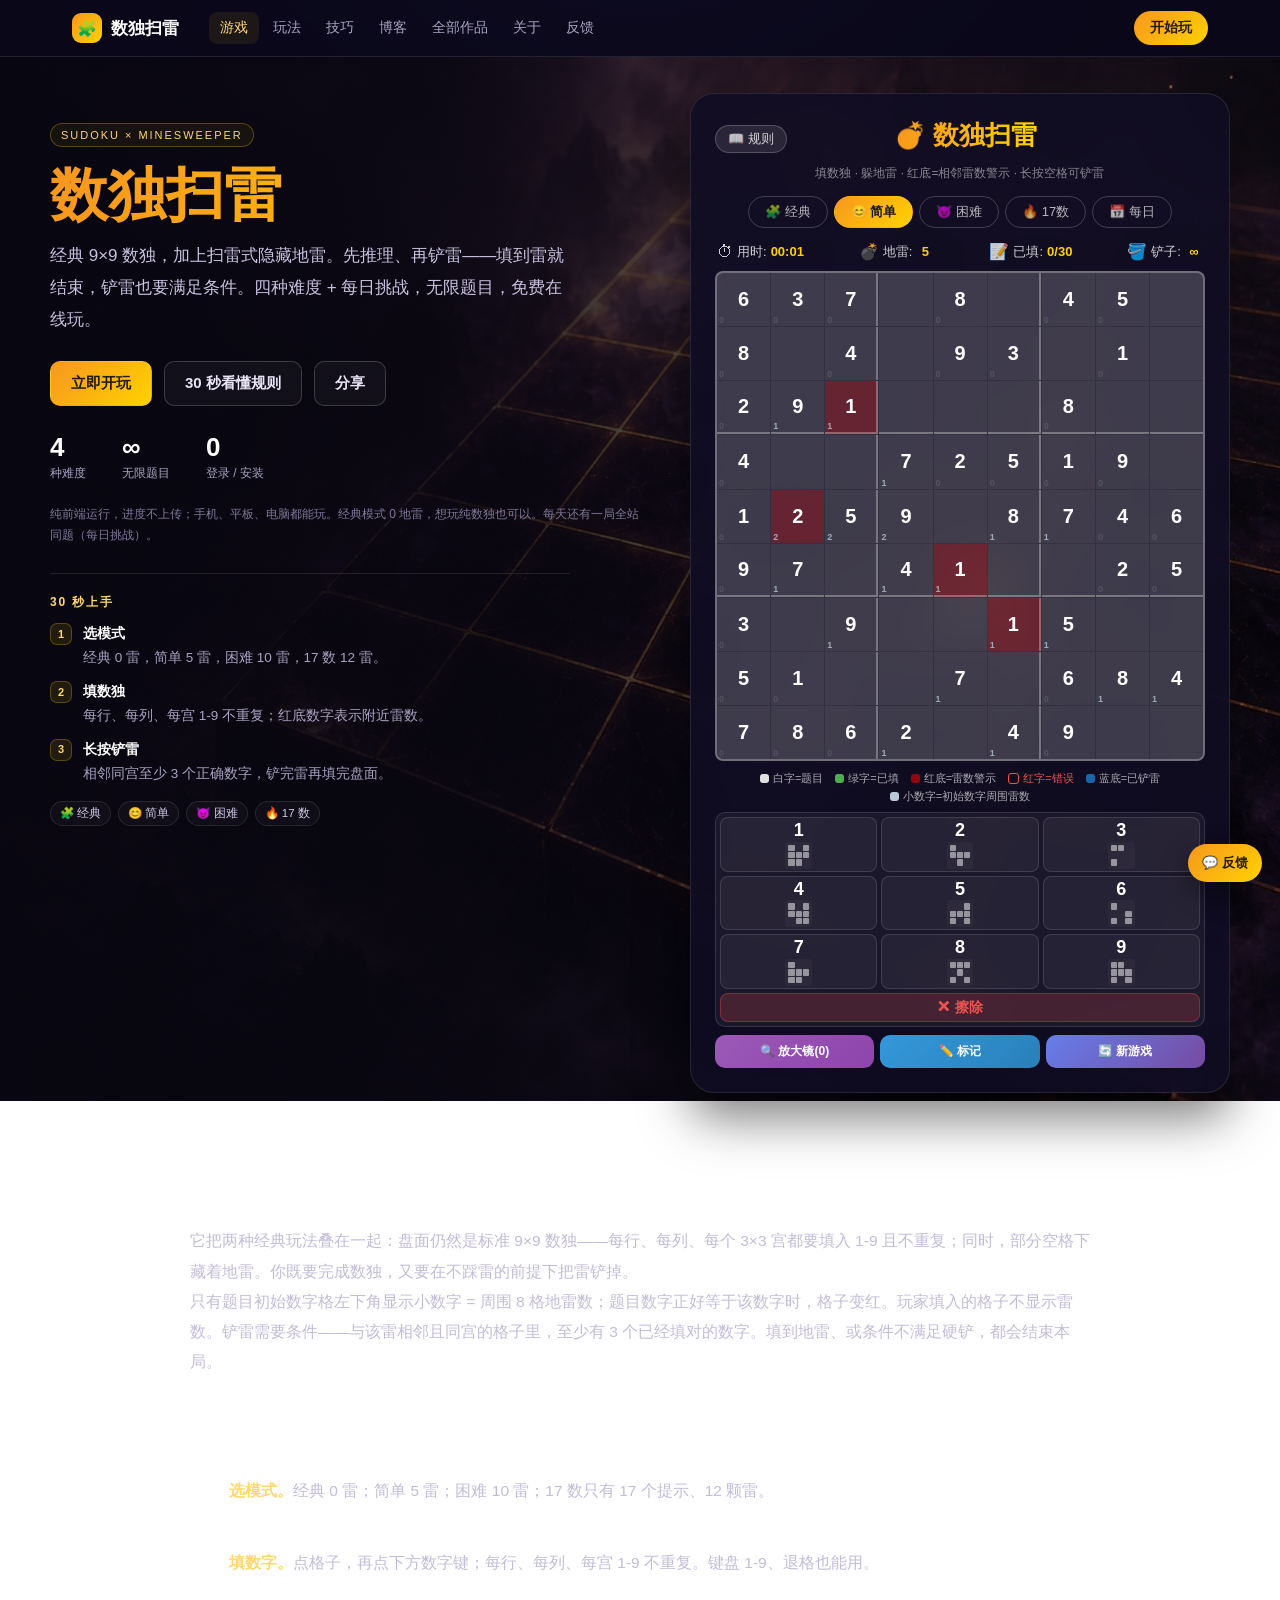
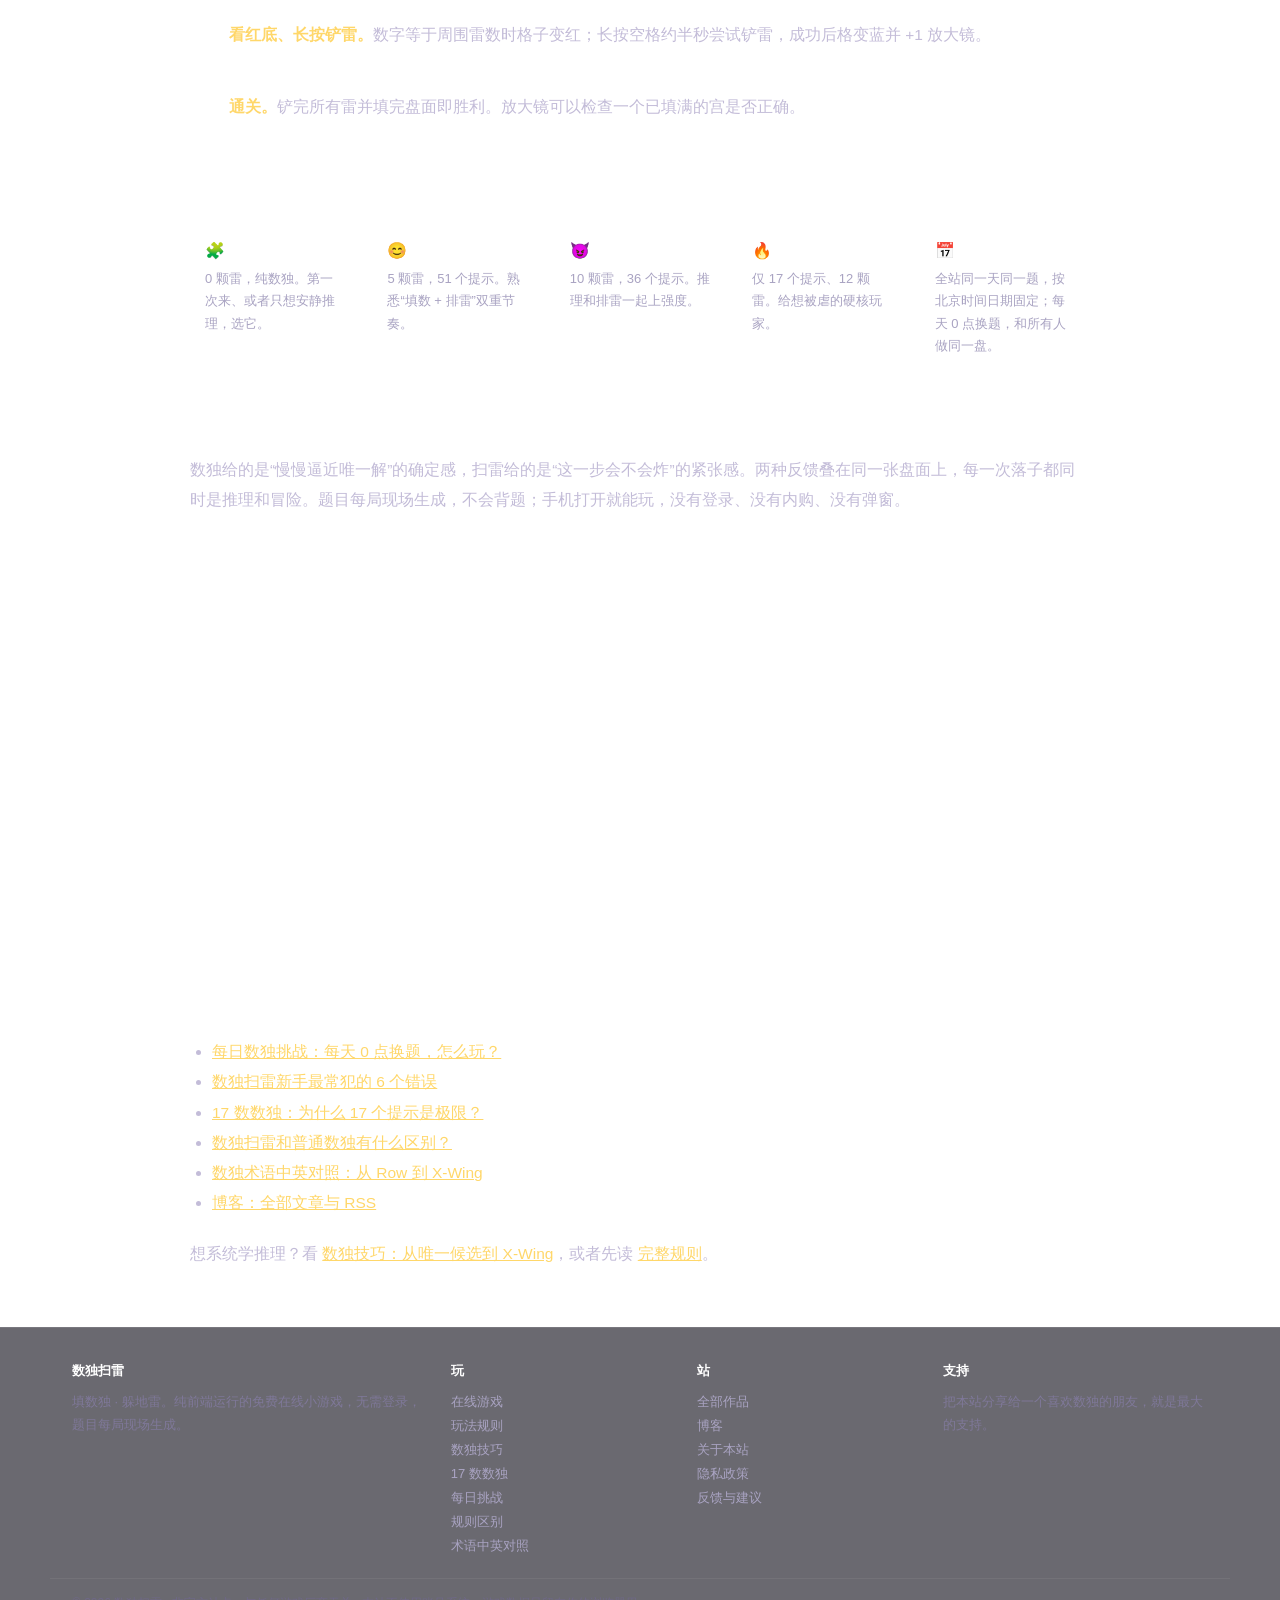
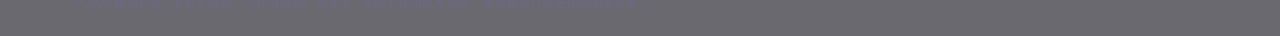
<file: index.html>
<!DOCTYPE html>
<html lang="zh-CN" data-lang="zh">
<head>
<meta charset="UTF-8">
<meta name="viewport" content="width=device-width, initial-scale=1.0">
<title>数独扫雷 - 在线数独+扫雷游戏，免费玩 | Sudoku Minesweeper</title>
<meta name="description" content="在线免费玩数独扫雷：标准数独规则加上扫雷式隐藏地雷，经典/简单/困难/17数四种难度 + 每日挑战，无限题目，手机电脑都能玩。">
<meta name="robots" content="noindex,follow">
<meta name="google-site-verification" content="fCkfI7h9OU4tstCwhGj9X18s-qxIKQ5c6J4GNo-vES8">
<meta name="msvalidate.01" content="6A747E1B3899C3206CFA20ED4156CDBF">
<link rel="canonical" href="https://vocabfan.online/">
<link rel="alternate" type="application/rss+xml" title="数独扫雷博客 RSS" href="https://sudoku.vocabfan.online/feed.xml">
<meta name="theme-color" content="#0f0c29">
<link rel="icon" type="image/svg+xml" href="assets/favicon.svg">
<link rel="icon" type="image/png" sizes="64x64" href="assets/favicon-64.png">
<link rel="apple-touch-icon" sizes="180x180" href="assets/apple-touch-icon.png">
<meta property="og:site_name" content="数独扫雷">
<meta property="og:type" content="website">
<meta property="og:locale" content="zh_CN">
<meta property="og:title" content="数独扫雷 - 在线数独+扫雷游戏，免费玩 | Sudoku Minesweeper">
<meta property="og:description" content="在线免费玩数独扫雷：标准数独规则加上扫雷式隐藏地雷，经典/简单/困难/17数四种难度 + 每日挑战，无限题目，手机电脑都能玩。">
<meta property="og:url" content="https://vocabfan.online/">
<meta property="og:image" content="https://sudoku.vocabfan.online/assets/og-cover.jpg">
<meta property="og:image:width" content="1200">
<meta property="og:image:height" content="630">
<meta name="twitter:card" content="summary_large_image">
<meta name="twitter:title" content="数独扫雷 - 在线数独+扫雷游戏，免费玩 | Sudoku Minesweeper">
<meta name="twitter:description" content="在线免费玩数独扫雷：标准数独规则加上扫雷式隐藏地雷，经典/简单/困难/17数四种难度 + 每日挑战，无限题目，手机电脑都能玩。">
<meta name="twitter:image" content="https://sudoku.vocabfan.online/assets/og-cover.jpg">
<link rel="stylesheet" href="style.css?v=3">
<script type="application/ld+json">
{"@context":"https://schema.org","@type":"WebApplication","name":"数独扫雷","url":"https://sudoku.vocabfan.online/","applicationCategory":"GameApplication","operatingSystem":"Any","browserRequirements":"Requires JavaScript","inLanguage":["zh-CN","en"],"description":"数独扫雷：在标准 9×9 数独中加入扫雷式隐藏地雷，支持经典、简单、困难、17 数四种难度，外加每日挑战，免费在线玩。","offers":{"@type":"Offer","price":"0","priceCurrency":"CNY"}}
</script>
<script type="application/ld+json">
{"@context":"https://schema.org","@type":"FAQPage","mainEntity":[{"@type":"Question","name":"数独扫雷和普通数独有什么区别？","acceptedAnswer":{"@type":"Answer","text":"盘面仍遵守标准数独规则，但部分空格下藏有地雷；填到雷会结束游戏，需要先推理并铲雷。"}},{"@type":"Question","name":"铲雷失败会怎样？","acceptedAnswer":{"@type":"Answer","text":"如果与该雷相邻且同宫的格子里正确数字不足 3 个，铲雷失败并结束本局。"}},{"@type":"Question","name":"题目有唯一解吗？","acceptedAnswer":{"@type":"Answer","text":"每一局都由程序现场生成，并在挖空时校验唯一解。"}},{"@type":"Question","name":"需要注册或付费吗？","acceptedAnswer":{"@type":"Answer","text":"不需要。游戏完全在浏览器本地运行，免费、无需登录。"}},{"@type":"Question","name":"手机上能玩吗？","acceptedAnswer":{"@type":"Answer","text":"可以，页面针对手机和平板做了响应式适配。"}},{"@type":"Question","name":"游戏数据会上传吗？","acceptedAnswer":{"@type":"Answer","text":"不会。游戏进度只存在当前页面内，刷新即重置；反馈只有你主动发邮件时才会发出。"}}]}
</script>

</head>
<body>
<header class="site-header">
  <div class="site-header__inner">
    <a class="brand" href="index.html"><span class="brand__mark">🧩</span><span>数独扫雷</span></a>
    <nav class="site-nav" aria-label="主导航">
      <a href="index.html" class="active" aria-current="page">游戏</a>
      <a href="how-to-play.html">玩法</a>
      <a href="strategies.html">技巧</a>
      <a href="blog.html">博客</a>
      <a href="all.html">全部作品</a>
      <a href="about.html">关于</a>
      <a href="feedback.html">反馈</a>
    </nav>
    <a class="header-cta" href="index.html#game">开始玩</a>
  </div>
</header>
<main>
  <section class="hero">
    <div class="hero__inner">
      <div class="hero__copy">
        <span class="badge">SUDOKU × MINESWEEPER</span>
        <h1>数独扫雷</h1>
        <p class="hero__lead">经典 9×9 数独，加上扫雷式隐藏地雷。先推理、再铲雷——填到雷就结束，铲雷也要满足条件。四种难度 + 每日挑战，无限题目，免费在线玩。</p>
        <div class="hero__actions">
          <a class="btn btn--primary" href="#game">立即开玩</a>
          <a class="btn btn--ghost" href="how-to-play.html">30 秒看懂规则</a>
          <button class="btn btn--ghost" id="share-btn" type="button">分享</button>
        </div>
        <ul class="hero__stats">
          <li><b>4</b><span>种难度</span></li>
          <li><b>∞</b><span>无限题目</span></li>
          <li><b>0</b><span>登录 / 安装</span></li>
        </ul>
        <p class="hero__note">纯前端运行，进度不上传；手机、平板、电脑都能玩。经典模式 0 地雷，想玩纯数独也可以。每天还有一局全站同题（每日挑战）。</p>
        <div class="hero__quick">
          <h2>30 秒上手</h2>
          <ol>
            <li><span>1</span><div><b>选模式</b>经典 0 雷，简单 5 雷，困难 10 雷，17 数 12 雷。</div></li>
            <li><span>2</span><div><b>填数独</b>每行、每列、每宫 1-9 不重复；红底数字表示附近雷数。</div></li>
            <li><span>3</span><div><b>长按铲雷</b>相邻同宫至少 3 个正确数字，铲完雷再填完盘面。</div></li>
          </ol>
          <div class="chips"><span>🧩 经典</span><span>😊 简单</span><span>😈 困难</span><span>🔥 17 数</span></div>
        </div>
      </div>
      <div class="hero__game" id="game">
        <div class="container">
        <div class="header-row">
            <button class="rules-btn" id="rules-btn">📖 规则</button>
            <h2 class="game-title">💣 数独扫雷</h2>
            <div style="width:60px;"></div>
        </div>
        <p class="subtitle">填数独 · 躲地雷 · 红底=相邻雷数警示 · 长按空格可铲雷</p>

        <!-- 难度选择 -->
        <div class="difficulty-selector">
            <button class="diff-btn" data-diff="classic">🧩 经典</button>
            <button class="diff-btn active" data-diff="easy">😊 简单</button>
            <button class="diff-btn" data-diff="hard">😈 困难</button>
            <button class="diff-btn" data-diff="17">🔥 17数</button>
            <button class="diff-btn" data-diff="daily">📅 每日</button>
        </div>

        <!-- 游戏信息 -->
        <div class="game-info">
            <div class="info-item"><span class="icon">⏱</span><span>用时:</span><span class="value" id="timer">00:00</span></div>
            <div class="info-item">
                <span class="icon">💣</span>
                <span>地雷:</span>
                <span class="value" id="mine-count">0</span>
            </div>
            <div class="info-item">
                <span class="icon">📝</span>
                <span>已填:</span>
                <span class="value" id="filled-count">0/0</span>
            </div>
            <div class="info-item">
                <span class="icon">🪣</span>
                <span>铲子:</span>
                <span class="value" id="shovel-count">∞</span>
            </div>
        </div>

        <!-- 数独网格 -->
        <div class="sudoku-grid" id="sudoku-grid"></div>

        <!-- 颜色图例 -->
        <div class="legend">
            <span class="lg lg-given">白字=题目</span>
            <span class="lg lg-player">绿字=已填</span>
            <span class="lg lg-hint">红底=雷数警示</span>
            <span class="lg lg-wrong">红字=错误</span>
            <span class="lg lg-shoveled">蓝底=已铲雷</span>
            <span class="lg lg-clue">小数字=初始数字周围雷数</span>
        </div>

        <!-- 数字键盘 + 缩略图 合并区域（同一个大方框） -->
        <div class="numpad-thumbnail-area">
            <div class="numpad" id="numpad">
                <!-- 9个数字按钮，每个内嵌对应宫格的缩略图 -->
            </div>
        </div>

        <!-- 操作按钮 -->
        <div class="action-bar">
            <button class="action-btn magnify-btn" id="magnify-btn">🔍 放大镜(0)</button>
            <button class="action-btn mark-btn" id="mark-btn">✏️ 标记</button>
            <button class="action-btn new-game" id="new-game-btn">🔄 新游戏</button>
        </div>
    </div>

    <!-- 胜利弹窗 -->
    <div class="modal-overlay" id="victory-modal">
        <div class="modal">
            <div class="trophy">🏆</div>
            <h2>恭喜通关！</h2>
            <p id="victory-msg">你成功完成了数独并避开了所有地雷！</p>
            <button class="action-btn new-game" id="play-again-btn">🎮 再来一局</button>
        </div>
    </div>

    <!-- 失败弹窗 -->
    <div class="modal-overlay" id="fail-modal">
        <div class="modal">
            <div class="trophy" style="font-size:64px;">💥</div>
            <h2 style="background: linear-gradient(90deg, #ff4444, #ff6b6b);-webkit-background-clip:text;-webkit-text-fill-color:transparent;background-clip:text;">踩雷了！</h2>
            <p id="fail-msg">你填到了一个有地雷的格子，游戏结束！</p>
            <button class="action-btn new-game" id="fail-retry-btn">🔄 重新挑战</button>
        </div>
    </div>

    <!-- 规则弹窗 -->
    <div class="modal-overlay" id="rules-modal">
        <div class="modal rules-modal">
            <div class="trophy" style="font-size:40px;">📖</div>
            <h2>游戏规则</h2>
            <div class="rules-content">
                <p><strong>📚 名词说明</strong><br>· <strong>行 / 列</strong>：横向一排 9 格为「行」，纵向一列为「列」<br>· <strong>宫</strong>：被白色粗线围住的 3×3 共 9 个格子，整个盘面共有 9 个宫<br>· <strong>相邻格子</strong>：与某格上下左右及斜向紧挨的格子（最多 8 个，盘面边缘的格子更少）</p>
                <p><strong>🎯 目标</strong><br>完成数独的同时，找出并铲除所有地雷。</p>
                <p><strong>🎮 基本玩法</strong><br>· 像普通数独一样填数字（1-9），每行、每列、每个宫内数字不重复<br>· 只有题目初始数字格显示小数字 = 周围 8 格中的地雷数<br>· 玩家填入的数字不显示雷数，也不会生成红底雷提示<br>· 题目初始数字正好等于相邻雷数时，格子变红提醒你附近有雷<br>· 有雷的格子必须先铲除，才能填数字</p>
                <p><strong>🪣 铲雷（长按）</strong><br>· 填数模式下点击选中一个空格子，长按它约半秒即可尝试铲雷<br>· 铲雷条件：与该雷相邻且同宫的格子中，至少有 3 个已填对的数字<br>· 铲雷成功后该格变蓝，并获得 1 个放大镜<br>· 铲雷次数不限</p>
                <p><strong>🔍 放大镜</strong><br>· 铲雷成功可获得放大镜，点击"放大镜"按钮进入检查模式<br>· 点击一个已填满数字的宫，检查该宫内 9 个数字是否全部正确<br>· 全部正确：该宫变绿并显示✅；有错误：显示❌，错误数字标红<br>· 每次检查消耗 1 个放大镜</p>
                <p><strong>✏️ 标记模式</strong><br>· 点击"标记"按钮进入标记模式<br>· 点击空格子选中，再点数字按钮添加候选标记（小数字）<br>· 再次点击已标记的数字可移除<br>· 回到填数模式填入数字后，同行、同列、同宫中相同的候选标记会自动清除</p>
                <p><strong>💣 地雷提示</strong><br>· 只有题目初始数字格显示周围雷数，空格/玩家填入格不显示<br>· 题目初始数字等于该格相邻雷数时，整格变红<br>· 颜色说明：白字=题目 · 绿字=已填 · 红底=数字等于雷数 · 红字=错误 · 蓝底=已铲雷</p>
                <p><strong>🏆 胜利条件</strong><br>· 铲除所有地雷，并正确填完所有空格</p>
            </div>
            <button class="action-btn new-game" id="rules-close-btn">知道了</button>
        </div>
    </div>

    <!-- 自定义提示弹窗（替代 alert） -->
    <div class="toast-overlay" id="toast-overlay">
        <div class="toast-box">
            <div class="toast-icon" id="toast-icon">💡</div>
            <div class="toast-msg" id="toast-msg">提示信息</div>
            <button class="toast-btn" id="toast-btn">确定</button>
        </div>
    </div>

    
      </div>
    </div>
  </section>

  <div class="ad-slot" data-ad-slot="homeAfterGame"></div>

  <section class="content">
    <div class="content__inner">
      <h2>数独扫雷是什么？</h2>
      <p>它把两种经典玩法叠在一起：盘面仍然是标准 9×9 数独——每行、每列、每个 3×3 宫都要填入 1-9 且不重复；同时，部分空格下藏着地雷。你既要完成数独，又要在不踩雷的前提下把雷铲掉。</p>
      <p>只有题目初始数字格左下角显示小数字 = 周围 8 格地雷数；题目数字正好等于该数字时，格子变红。玩家填入的格子不显示雷数。铲雷需要条件——与该雷相邻且同宫的格子里，至少有 3 个已经填对的数字。填到地雷、或条件不满足硬铲，都会结束本局。</p>

      <h2>怎么玩：30 秒上手</h2>
      <ol class="steps">
        <li><b>选模式。</b>经典 0 雷；简单 5 雷；困难 10 雷；17 数只有 17 个提示、12 颗雷。</li>
        <li><b>填数字。</b>点格子，再点下方数字键；每行、每列、每宫 1-9 不重复。键盘 1-9、退格也能用。</li>
        <li><b>看红底、长按铲雷。</b>数字等于周围雷数时格子变红；长按空格约半秒尝试铲雷，成功后格变蓝并 +1 放大镜。</li>
        <li><b>通关。</b>铲完所有雷并填完盘面即胜利。放大镜可以检查一个已填满的宫是否正确。</li>
      </ol>

      <div class="ad-slot" data-ad-slot="homeInContent"></div>

      <h2>四种难度 + 每日挑战</h2>
      <div class="mode-grid">
        <div class="mode"><h3>🧩 经典</h3><p>0 颗雷，纯数独。第一次来、或者只想安静推理，选它。</p></div>
        <div class="mode"><h3>😊 简单</h3><p>5 颗雷，51 个提示。熟悉“填数 + 排雷”双重节奏。</p></div>
        <div class="mode"><h3>😈 困难</h3><p>10 颗雷，36 个提示。推理和排雷一起上强度。</p></div>
        <div class="mode"><h3>🔥 17 数</h3><p>仅 17 个提示、12 颗雷。给想被虐的硬核玩家。</p></div>
        <div class="mode"><h3>📅 每日挑战</h3><p>全站同一天同一题，按北京时间日期固定；每天 0 点换题，和所有人做同一盘。</p></div>
      </div>

      <h2>为什么会上瘾？</h2>
      <p>数独给的是“慢慢逼近唯一解”的确定感，扫雷给的是“这一步会不会炸”的紧张感。两种反馈叠在同一张盘面上，每一次落子都同时是推理和冒险。题目每局现场生成，不会背题；手机打开就能玩，没有登录、没有内购、没有弹窗。</p>

      <h2>常见问题</h2>
      <details><summary>数独扫雷和普通数独有什么区别？</summary><p>盘面仍遵守标准数独规则，但部分空格下藏有地雷；填到雷会结束游戏，需要先推理并铲雷。</p></details>
      <details><summary>铲雷失败会怎样？</summary><p>如果与该雷相邻且同宫的格子里正确数字不足 3 个，铲雷失败并结束本局。长按没有雷的格子只会提示，不会惩罚。</p></details>
      <details><summary>题目有唯一解吗？</summary><p>每一局都由程序现场生成，并在挖空时校验唯一解；不会出现多解盘面。</p></details>
      <details><summary>需要注册或付费吗？</summary><p>不需要。游戏完全在浏览器本地运行，免费、无需登录。</p></details>
      <details><summary>手机上能玩吗？</summary><p>可以，页面针对手机和平板做了响应式适配。</p></details>
      <details><summary>游戏数据会上传吗？</summary><p>不会。游戏进度只存在当前页面内，刷新即重置；反馈只有你主动发邮件时才会发出。</p></details>

      <h2>延伸阅读</h2>
      <ul class="related">
        <li><a href="daily-sudoku.html">每日数独挑战：每天 0 点换题，怎么玩？</a></li>
        <li><a href="common-mistakes.html">数独扫雷新手最常犯的 6 个错误</a></li>
        <li><a href="17-clues.html">17 数数独：为什么 17 个提示是极限？</a></li>
        <li><a href="sudoku-minesweeper-difference.html">数独扫雷和普通数独有什么区别？</a></li>
        <li><a href="sudoku-terms.html">数独术语中英对照：从 Row 到 X-Wing</a></li>
        <li><a href="blog.html">博客：全部文章与 RSS</a></li>
      </ul>
      <p style="margin-top:20px">想系统学推理？看 <a href="strategies.html">数独技巧：从唯一候选到 X-Wing</a>，或者先读 <a href="how-to-play.html">完整规则</a>。</p>
    </div>
  </section>
</main>
<footer class="site-footer">
  <div class="site-footer__inner">
    <div>
      <h4>数独扫雷</h4>
      <p>填数独 · 躲地雷。纯前端运行的免费在线小游戏，无需登录，题目每局现场生成。</p>
    </div>
    <div>
      <h4>玩</h4>
      <a href="index.html#game">在线游戏</a>
      <a href="how-to-play.html">玩法规则</a>
      <a href="strategies.html">数独技巧</a>
      <a href="17-clues.html">17 数数独</a>
      <a href="daily-sudoku.html">每日挑战</a>
      <a href="sudoku-minesweeper-difference.html">规则区别</a>
      <a href="sudoku-terms.html">术语中英对照</a>
    </div>
    <div>
      <h4>站</h4>
      <a href="all.html">全部作品</a>
      <a href="blog.html">博客</a>
      <a href="about.html">关于本站</a>
      <a href="privacy.html">隐私政策</a>
      <a href="feedback.html">反馈与建议</a>
    </div>
    <div>
      <h4>支持</h4>
      <p>把本站分享给一个喜欢数独的朋友，就是最大的支持。</p>
    </div>
  </div>
  <div class="site-footer__bottom">© 2026 数独扫雷 · 非官方站点，与任何游戏厂商无关 · 本站不使用账号系统，游戏数据只留在你的浏览器里。</div>
</footer>
<a class="feedback-fab" href="feedback.html" aria-label="反馈与建议">💬 反馈</a>
<script src="sudoku.js"></script>
    <script>
        // ============================================================
        // 游戏主逻辑
        // ============================================================

        // 游戏状态
        let state = {
            puzzle: [],        // 题目（0=空格）
            solution: [],      // 完整解
            playerGrid: [],    // 玩家当前填的数字
            mineMap: [],       // 地雷位置
            hintMap: [],       // 提示数字（周围雷数）
            selectedCell: null, // 当前选中的格子 {row, col}
            selectedNum: null,  // 当前选中的数字（无选中格子时，点击数字按钮高亮该数字）
            difficulty: 'easy',
            mineCount: 0,
            gameOver: false,
            explodedCell: null, // 踩雷的格子 {row, col}
            markMode: false,    // 标记模式
            markGrid: null,     // 标记数字 {row: {col: Set<num>}}
            magnifyCount: 0,    // 放大镜剩余次数
            magnifyMax: 7,      // 放大镜上限
            boxChecked: null,   // 宫检查状态 {boxIdx: 'correct'|'wrong'|null}
            checkedErrors: null, // 检查出的错误 {row: {col: true}}
            conflictGrid: null, // 数独语法冲突 {row: {col: true}}
            shoveled: null,     // 已铲除地雷的格子（9x9 布尔数组，蓝色背景 + 绿✓）
            noGuess: false      // 本局是否通过无猜校验
        };

        const gridEl = document.getElementById('sudoku-grid');
        const mineCountEl = document.getElementById('mine-count');
        const filledCountEl = document.getElementById('filled-count');
        const shovelCountEl = document.getElementById('shovel-count');
        const markBtn = document.getElementById('mark-btn');
        const magnifyBtn = document.getElementById('magnify-btn');
        const numpadEl = document.getElementById('numpad');
        const victoryModal = document.getElementById('victory-modal');
        const failModal = document.getElementById('fail-modal');
        const victoryMsg = document.getElementById('victory-msg');
        const failMsg = document.getElementById('fail-msg');
        const toastOverlay = document.getElementById('toast-overlay');
        const toastMsg = document.getElementById('toast-msg');
        const toastIcon = document.getElementById('toast-icon');
        const toastBtn = document.getElementById('toast-btn');

        // ---------- 自定义弹窗（替代 alert） ----------

        function showToast(msg, icon) {
            toastIcon.textContent = icon || '💡';
            toastMsg.textContent = msg;
            toastOverlay.classList.add('show');
        }

        function hideToast() {
            toastOverlay.classList.remove('show');
        }

        toastBtn.addEventListener('click', hideToast);
        toastOverlay.addEventListener('click', (e) => {
            if (e.target === toastOverlay) hideToast();
        });

        // 获取某个格子所在的3x3宫范围
        function getBoxRange(row, col) {
            const startRow = Math.floor(row / 3) * 3;
            const startCol = Math.floor(col / 3) * 3;
            return { startRow, startCol, endRow: startRow + 3, endCol: startCol + 3 };
        }

        // 获取某个格子周围8格中，在同一3x3宫内的邻居
        function getNeighborsInBox(row, col) {
            const box = getBoxRange(row, col);
            const neighbors = [];
            for (let dr = -1; dr <= 1; dr++) {
                for (let dc = -1; dc <= 1; dc++) {
                    if (dr === 0 && dc === 0) continue;
                    const nr = row + dr;
                    const nc = col + dc;
                    if (nr >= box.startRow && nr < box.endRow &&
                        nc >= box.startCol && nc < box.endCol &&
                        nr >= 0 && nr < 9 && nc >= 0 && nc < 9) {
                        neighbors.push([nr, nc]);
                    }
                }
            }
            return neighbors;
        }

        // 检查某个雷是否可以被铲除
        function canShovelMine(row, col) {
            if (!state.mineMap[row][col]) return false;

            const neighbors = getNeighborsInBox(row, col);
            let correctCount = 0;

            for (const [nr, nc] of neighbors) {
                if (state.playerGrid[nr][nc] !== 0 &&
                    state.playerGrid[nr][nc] === state.solution[nr][nc]) {
                    correctCount++;
                }
            }

            return correctCount >= 3;
        }

        // 获取宫格索引 (0-8)
        function getBoxIndex(row, col) {
            return Math.floor(row / 3) * 3 + Math.floor(col / 3);
        }

        // 检查某个宫格是否所有格都填了数字
        function isBoxFilled(boxIdx) {
            const startRow = Math.floor(boxIdx / 3) * 3;
            const startCol = (boxIdx % 3) * 3;
            for (let r = startRow; r < startRow + 3; r++) {
                for (let c = startCol; c < startCol + 3; c++) {
                    if (state.puzzle[r][c] === 0 && state.playerGrid[r][c] === 0) {
                        return false;
                    }
                }
            }
            return true;
        }

        // 检查某个宫格内所有数字是否正确
        function checkBox(boxIdx) {
            const startRow = Math.floor(boxIdx / 3) * 3;
            const startCol = (boxIdx % 3) * 3;
            let allCorrect = true;
            const errors = {};

            for (let r = startRow; r < startRow + 3; r++) {
                for (let c = startCol; c < startCol + 3; c++) {
                    if (state.puzzle[r][c] === 0) {
                        if (state.playerGrid[r][c] !== state.solution[r][c]) {
                            allCorrect = false;
                            if (!errors[r]) errors[r] = {};
                            errors[r][c] = true;
                        }
                    }
                }
            }

            return { allCorrect, errors };
        }

        // ---------- 计时器 ----------
        var timerEl = document.getElementById('timer');
        var timerId = null;
        var timerStart = 0;
        var timerElapsed = 0;
        function pad2(n) { return (n < 10 ? '0' : '') + n; }
        function fmtTime(sec) {
            sec = Math.max(0, Math.floor(sec || 0));
            var h = Math.floor(sec / 3600);
            var m = Math.floor((sec % 3600) / 60);
            var s = sec % 60;
            return h > 0 ? h + ':' + pad2(m) + ':' + pad2(s) : pad2(m) + ':' + pad2(s);
        }
        function tickTimer() {
            if (!timerEl) return;
            timerElapsed = Math.floor((Date.now() - timerStart) / 1000);
            timerEl.textContent = fmtTime(timerElapsed);
        }
        function startTimer() {
            if (timerId) { clearInterval(timerId); timerId = null; }
            timerStart = Date.now();
            timerElapsed = 0;
            if (timerEl) timerEl.textContent = '00:00';
            timerId = setInterval(tickTimer, 1000);
        }
        function stopTimer() {
            if (timerId) { clearInterval(timerId); timerId = null; }
            if (timerStart) tickTimer();
        }

        // ---------- 初始化游戏 ----------

        function initGame(difficulty) {
            state.difficulty = difficulty;
            state.gameOver = false;
            state.selectedCell = null;
            state.selectedNum = null;
            state.explodedCell = null;
            state.markMode = false;
            state.markGrid = Array.from({ length: 9 }, () => ({}));
            state.boxChecked = {};
            state.checkedErrors = Array.from({ length: 9 }, () => ({}));
            state.conflictGrid = Array.from({ length: 9 }, () => ({}));
            state.shoveled = Array.from({ length: 9 }, () => Array(9).fill(false));

            // 放大镜模式重置
            magnifyMode = false;
            // 放大镜初始为0，每铲一个雷给一个，有上限
            state.magnifyCount = 0;
            switch (difficulty) {
                case 'daily': state.magnifyMax = 5; break;
                case 'easy': state.magnifyMax = 7; break;
                case 'hard': state.magnifyMax = 5; break;
                case '17': state.magnifyMax = 3; break;
                default: state.magnifyMax = 7;
            }

            // 生成数独
            const isDaily = difficulty === 'daily';
            if (isDaily) setRng(mulberry32(dailySeed()));
            const generated = generatePuzzle(difficulty);
            const { puzzle, solution } = generated;
            state.puzzle = puzzle;
            state.solution = solution;

            // 初始化玩家网格
            state.playerGrid = puzzle.map(row => [...row]);

            // 放置地雷
            state.mineCount = getMineCount(difficulty);
            state.mineMap = placeMines(puzzle, state.mineCount);
            if (isDaily) setRng(Math.random);

            // 计算提示
            state.hintMap = calculateHints(state.mineMap);
            state.noGuess = !!generated.noGuess && !!state.mineMap.noGuess;
            recomputeConflicts();

            // 更新UI
            updateDifficultyButtons();
            updateModeButtons();
            renderGrid();
            renderNumpad();
            updateInfo();
            updateMagnifyButton();
            victoryModal.classList.remove('show');
            failModal.classList.remove('show');
            startTimer();
        }

        // ---------- 渲染网格 ----------

        function renderGrid() {
            gridEl.innerHTML = '';

            // 计算选中格子的相关信息（用于高亮）
            let selectedVal = null;
            let selectedRow = -1;
            let selectedCol = -1;
            let selectedBoxStartRow = -1;
            let selectedBoxStartCol = -1;

            if (state.selectedCell) {
                selectedRow = state.selectedCell.row;
                selectedCol = state.selectedCell.col;
                // 获取选中格子的值（优先 playerGrid，其次 puzzle）
                const pv = state.playerGrid[selectedRow][selectedCol];
                selectedVal = pv !== 0 ? pv : state.puzzle[selectedRow][selectedCol];
                const box = getBoxRange(selectedRow, selectedCol);
                selectedBoxStartRow = box.startRow;
                selectedBoxStartCol = box.startCol;
            }

            for (let r = 0; r < 9; r++) {
                for (let c = 0; c < 9; c++) {
                    const cell = document.createElement('div');
                    cell.className = 'cell';
                    cell.dataset.row = r;
                    cell.dataset.col = c;

                    const isGiven = state.puzzle[r][c] !== 0;
                    const playerVal = state.playerGrid[r][c];
                    const marks = state.markGrid[r][c];

                    // 同行/列/宫高亮
                    if (selectedRow >= 0) {
                        if (r === selectedRow || c === selectedCol ||
                            (r >= selectedBoxStartRow && r < selectedBoxStartRow + 3 &&
                             c >= selectedBoxStartCol && c < selectedBoxStartCol + 3)) {
                            cell.classList.add('related');
                        }
                    }

                    // 相同数字高亮（非0且非选中格本身）
                    if (selectedVal !== null && selectedVal !== 0 &&
                        !(r === selectedRow && c === selectedCol)) {
                        const cellVal = isGiven ? state.puzzle[r][c] : playerVal;
                        if (cellVal === selectedVal) {
                            cell.classList.add('highlighted');
                        }
                    }

                    // 无选中格子时，selectedNum 高亮所有包含该数字的格子
                    if (state.selectedCell === null && state.selectedNum !== null) {
                        const cellVal = isGiven ? state.puzzle[r][c] : playerVal;
                        if (cellVal === state.selectedNum) {
                            cell.classList.add('highlighted');
                        }
                    }

                    // 显示数字
                    if (isGiven) {
                        cell.textContent = state.puzzle[r][c];
                        cell.classList.add('given');
                    } else if (playerVal !== 0) {
                        cell.textContent = playerVal;
                        cell.classList.add('player');
                        // 检查出的错误标红（用 checked-wrong）
                        if (state.checkedErrors[r] && state.checkedErrors[r][c]) {
                            cell.classList.add('checked-wrong');
                        }
                        // 数独语法冲突标红（用 conflict）
                        if (state.conflictGrid[r] && state.conflictGrid[r][c]) {
                            cell.classList.add('conflict');
                        }
                    }

                    // 有标记数字且没有大数字时，显示3x3 grid固定位置小数字
                    if (marks && marks.size > 0 && playerVal === 0) {
                        const compact = document.createElement('div');
                        compact.className = 'marks-compact';
                        for (let pos = 1; pos <= 9; pos++) {
                            const span = document.createElement('span');
                            span.className = 'mark-num';
                            if (marks.has(pos)) {
                                span.textContent = pos;
                            }
                            compact.appendChild(span);
                        }
                        cell.appendChild(compact);
                    }

                    // 红色提示：只对题目给定数字生效
                    if (shouldShowHint(r, c, state.puzzle, state.playerGrid, state.hintMap)) {
                        cell.classList.add('hint');
                    }

                    // 只有题目初始数字格显示周围雷数；玩家填入的格子不显示
                    if (state.puzzle[r][c] !== 0) {
                        const mineBadge = document.createElement('span');
                        mineBadge.className = 'mine-badge' + (state.hintMap[r][c] === 0 ? ' zero' : '');
                        mineBadge.textContent = state.hintMap[r][c];
                        cell.appendChild(mineBadge);
                    }

                    // 放大镜检查结果：通过的宫整宫变绿，宫左上角显示✅/❌徽标
                    const boxIdx = getBoxIndex(r, c);
                    const boxState = state.boxChecked[boxIdx];
                    if (boxState === 'correct') {
                        cell.classList.add('box-correct');
                    }
                    if (boxState && r % 3 === 0 && c % 3 === 0) {
                        cell.classList.add(boxState === 'correct' ? 'box-correct-tl' : 'box-wrong-tl');
                    }

                    // 已铲除地雷：蓝底 + 绿✓
                    if (state.shoveled[r][c]) {
                        cell.classList.add('shoveled');
                    }

                    // 踩雷爆炸效果
                    if (state.explodedCell &&
                        state.explodedCell.row === r &&
                        state.explodedCell.col === c) {
                        cell.classList.add('exploded');
                        cell.textContent = '';
                    }

                    // 选中状态
                    if (state.selectedCell &&
                        state.selectedCell.row === r &&
                        state.selectedCell.col === c) {
                        cell.classList.add('selected');
                    }

                    // 标记模式：显示9宫格虚线（方便点击选中）
                    if (state.markMode && !isGiven && playerVal === 0) {
                        cell.classList.add('mark-mode');
                        // 在标记模式下，如果已经有紧凑小数字，也显示虚线
                        // 但不要覆盖紧凑小数字，所以只在无内容时加虚线
                        if (!marks || marks.size === 0) {
                            const markGrid = document.createElement('div');
                            markGrid.className = 'mark-grid';
                            for (let i = 1; i <= 9; i++) {
                                const mc = document.createElement('div');
                                mc.className = 'mark-cell';
                                mc.dataset.num = i;
                                markGrid.appendChild(mc);
                            }
                            cell.appendChild(markGrid);
                        }
                    }

                    cell.addEventListener('click', () => onCellClick(r, c));

                    // 长按铲雷：填数模式下按住空格子约0.6秒触发铲雷
                    cell.addEventListener('pointerdown', (e) => {
                        if (e.button !== 0) return;
                        if (state.gameOver || state.markMode || magnifyMode) return;
                        // 只有空格才可能藏雷，有数字的格子长按无意义
                        if (state.puzzle[r][c] !== 0 || state.playerGrid[r][c] !== 0) return;
                        cancelPressTimer();
                        pressCellEl = cell;
                        pressStartXY = { x: e.clientX, y: e.clientY };
                        cell.classList.add('pressing');
                        pressTimer = setTimeout(() => {
                            pressTimer = null;
                            if (pressCellEl) { pressCellEl.classList.remove('pressing'); pressCellEl = null; }
                            tryShovel(r, c);
                        }, 600);
                    });
                    cell.addEventListener('pointermove', (e) => {
                        // 手指/鼠标移动超过10px视为滚动或拖动，取消长按
                        if (pressTimer && pressStartXY &&
                            Math.hypot(e.clientX - pressStartXY.x, e.clientY - pressStartXY.y) > 10) {
                            cancelPressTimer();
                        }
                    });
                    cell.addEventListener('pointerup', cancelPressTimer);
                    cell.addEventListener('pointerleave', cancelPressTimer);
                    cell.addEventListener('pointercancel', cancelPressTimer);

                    gridEl.appendChild(cell);
                }
            }
        }

        // ---------- 渲染数字键盘（每个按钮内嵌对应数字的分布图） ----------

        function renderNumpad() {
            numpadEl.innerHTML = '';

            // 获取选中格子的值（用于数字键盘高亮）
            let selectedVal = null;
            if (state.selectedCell) {
                const { row, col } = state.selectedCell;
                const pv = state.playerGrid[row][col];
                selectedVal = pv !== 0 ? pv : state.puzzle[row][col];
            }

            for (let num = 1; num <= 9; num++) {
                const wrapper = document.createElement('div');
                wrapper.className = 'num-btn-wrapper';
                wrapper.dataset.num = num;

                // 数字键盘高亮：选中格子的值等于该数字
                if (selectedVal !== null && selectedVal !== 0 && selectedVal === num) {
                    wrapper.classList.add('highlighted');
                }

                // 数字标签
                const label = document.createElement('div');
                label.className = 'num-label';
                label.textContent = num;
                wrapper.appendChild(label);

                // 缩略图（3x3宫格分布图：每个小格代表一个3x3宫，该数字在宫中有出现则亮起）
                const thumb = document.createElement('div');
                thumb.className = 'num-thumb';

                for (let bi = 0; bi < 9; bi++) {
                    const tc = document.createElement('div');
                    tc.className = 'nt-cell';
                    // 检查该3x3宫中是否有数字 num
                    const startRow = Math.floor(bi / 3) * 3;
                    const startCol = (bi % 3) * 3;
                    let found = false;
                    for (let r = startRow; r < startRow + 3 && !found; r++) {
                        for (let c = startCol; c < startCol + 3 && !found; c++) {
                            const puzzleVal = state.puzzle[r][c];
                            const playerVal = state.playerGrid[r][c];
                            const cellVal = puzzleVal !== 0 ? puzzleVal : playerVal;
                            if (cellVal === num) {
                                found = true;
                            }
                        }
                    }
                    if (found) {
                        tc.classList.add('filled');
                    }
                    thumb.appendChild(tc);
                }

                wrapper.appendChild(thumb);

                // 点击整个 wrapper -> 无选中格子时选中该数字高亮，有选中格子时填数字
                wrapper.addEventListener('click', (e) => {
                    if (state.selectedCell === null) {
                        // 无选中格子 -> 选中该数字，高亮所有包含该数字的格子
                        state.selectedNum = num;
                        renderGrid();
                        renderNumpad();
                    } else {
                        placeNumber(num);
                    }
                });

                numpadEl.appendChild(wrapper);
            }

            // 擦除按钮
            const eraseWrapper = document.createElement('div');
            eraseWrapper.className = 'num-btn-wrapper erase-wrapper';
            const eraseLabel = document.createElement('div');
            eraseLabel.className = 'num-label';
            eraseLabel.textContent = '✕ 擦除';
            eraseWrapper.appendChild(eraseLabel);
            eraseWrapper.addEventListener('click', () => placeNumber(0));
            numpadEl.appendChild(eraseWrapper);
        }

        // ---------- 放大镜模式 ----------

        let magnifyMode = false;      // 放大镜模式
        let magnifyHintShown = false; // 检查模式提示只弹一次
        let shovelHintShown = false;  // 长按铲雷提示只弹一次

        // ---------- 长按铲雷 ----------

        let pressTimer = null;   // 长按计时器
        let pressCellEl = null;  // 正在长按的格子元素
        let pressStartXY = null; // 按下起点（用于判断是否移动）

        function cancelPressTimer() {
            if (pressTimer) { clearTimeout(pressTimer); pressTimer = null; }
            if (pressCellEl) { pressCellEl.classList.remove('pressing'); pressCellEl = null; }
            pressStartXY = null;
        }

        // 切换放大镜模式
        function toggleMagnifyMode() {
            if (state.gameOver) return;
            if (state.magnifyCount <= 0) {
                showToast('🔍 放大镜用完了！铲雷成功可获得放大镜', '🔍');
                return;
            }
            magnifyMode = !magnifyMode;
            if (magnifyMode) {
                state.markMode = false;
                updateModeButtons();
                // 提示只在第一次进入时弹出一次
                if (!magnifyHintShown) {
                    magnifyHintShown = true;
                    showToast('🔍 检查模式：点击一个已填满数字的宫进行检查', '🔍');
                }
            }
            renderGrid();
            updateMagnifyButton();
        }

        // 在点击格子时处理放大镜检查
        function tryMagnifyCell(row, col) {
            if (state.gameOver) return;
            if (state.magnifyCount <= 0) {
                magnifyMode = false;
                updateMagnifyButton();
                renderGrid();
                showToast('🔍 放大镜用完了！', '🔍');
                return;
            }

            const boxIdx = getBoxIndex(row, col);

            if (state.boxChecked[boxIdx]) {
                showToast('该宫已经检查过了！', '✅');
                magnifyMode = false;
                updateMagnifyButton();
                renderGrid();
                return;
            }

            if (!isBoxFilled(boxIdx)) {
                showToast('该宫还有空格未填，请先填满数字！', '📝');
                magnifyMode = false;
                updateMagnifyButton();
                renderGrid();
                return;
            }

            // 消耗放大镜
            state.magnifyCount--;

            // 检查宫格
            const result = checkBox(boxIdx);
            if (result.allCorrect) {
                state.boxChecked[boxIdx] = 'correct';
                showToast('✅ 检查通过！该宫内 9 个数字全部正确', '✅');
            } else {
                state.boxChecked[boxIdx] = 'wrong';
                // 记录错误位置并统计
                let errCount = 0;
                for (const r in result.errors) {
                    for (const c in result.errors[r]) {
                        state.checkedErrors[r][c] = true;
                        errCount++;
                    }
                }
                showToast(`❌ 该宫有 ${errCount} 个错误数字，已标红显示`, '❌');
            }

            magnifyMode = false;
            updateMagnifyButton();
            renderNumpad();
            renderGrid();
        }

        // ---------- 更新信息栏 ----------

        function updateInfo() {
            mineCountEl.textContent = state.mineCount;

            let filled = 0;
            let totalEmpty = 0;
            for (let r = 0; r < 9; r++) {
                for (let c = 0; c < 9; c++) {
                    if (state.puzzle[r][c] === 0) {
                        totalEmpty++;
                        if (state.playerGrid[r][c] !== 0) {
                            filled++;
                        }
                    }
                }
            }
            filledCountEl.textContent = `${filled}/${totalEmpty}`;
        }

        // ---------- 更新难度按钮 ----------

        function updateDifficultyButtons() {
            document.querySelectorAll('.diff-btn').forEach(btn => {
                btn.classList.toggle('active', btn.dataset.diff === state.difficulty);
            });
        }

        // ---------- 更新模式按钮 ----------

        function updateModeButtons() {
            // 标记按钮
            if (state.markMode) {
                markBtn.textContent = '✏️ 标记中';
                markBtn.classList.add('active');
            } else {
                markBtn.textContent = '✏️ 标记';
                markBtn.classList.remove('active');
            }
        }

        // ---------- 更新放大镜按钮 ----------

        function updateMagnifyButton() {
            magnifyBtn.textContent = `🔍 放大镜(${state.magnifyCount})`;
            if (state.magnifyCount > 0) {
                magnifyBtn.classList.add('can-use');
            } else {
                magnifyBtn.classList.remove('can-use');
            }
            if (magnifyMode) {
                magnifyBtn.classList.add('active');
            } else {
                magnifyBtn.classList.remove('active');
            }
        }

        // ---------- 切换标记模式 ----------

        function toggleMarkMode() {
            if (state.gameOver) return;
            state.markMode = !state.markMode;
            if (state.markMode) {
                magnifyMode = false;
            }
            state.selectedCell = null;
            updateModeButtons();
            updateMagnifyButton();
            renderGrid();
        }

        // ---------- 标记数字（通过选中格子 + 键盘输入） ----------

        function toggleMark(row, col, num) {
            if (state.gameOver) return;
            if (state.puzzle[row][col] !== 0) return; // 提示格不能标记
            if (state.playerGrid[row][col] !== 0) return; // 有数字不能标记

            if (!state.markGrid[row][col]) {
                state.markGrid[row][col] = new Set();
            }

            if (state.markGrid[row][col].has(num)) {
                state.markGrid[row][col].delete(num);
                if (state.markGrid[row][col].size === 0) {
                    delete state.markGrid[row][col];
                }
            } else {
                state.markGrid[row][col].add(num);
            }

            renderGrid();
        }

        // 填入数字后，自动清除同行/同列/同宫中该数字的候选标记
        function clearMarksAround(row, col, num) {
            const box = getBoxRange(row, col);
            for (let r = 0; r < 9; r++) {
                for (let c = 0; c < 9; c++) {
                    const sameRow = r === row;
                    const sameCol = c === col;
                    const sameBox = r >= box.startRow && r < box.endRow &&
                                    c >= box.startCol && c < box.endCol;
                    if (!sameRow && !sameCol && !sameBox) continue;

                    const marks = state.markGrid[r][c];
                    if (marks && marks.has(num)) {
                        marks.delete(num);
                        if (marks.size === 0) {
                            delete state.markGrid[r][c];
                        }
                    }
                }
            }
        }

        // ---------- 点击格子 ----------

        function onCellClick(row, col) {
            if (state.gameOver) return;

            // 放大镜模式
            if (magnifyMode) {
                tryMagnifyCell(row, col);
                return;
            }

            // 标记模式：选中格子，等待键盘输入标记数字
            if (state.markMode) {
                if (state.puzzle[row][col] !== 0 || state.playerGrid[row][col] !== 0) {
                    return; // 有数字的格不能标记
                }
                state.selectedCell = { row, col };
                renderGrid();
                return;
            }

            // 填数模式：选中格子（清除数字高亮）
            state.selectedNum = null;
            state.selectedCell = { row, col };
            // 长按铲雷的操作提示只在第一次选中空格子时弹一次
            if (!shovelHintShown && state.puzzle[row][col] === 0 && state.playerGrid[row][col] === 0) {
                shovelHintShown = true;
                showToast('💡 长按选中的空格子可尝试铲雷', '💡');
            }
            renderGrid();
        }

        // ---------- 铲子逻辑 ----------

        function tryShovel(row, col) {
            if (state.gameOver) return;
            if (!state.mineMap[row][col]) {
                showToast('🪣 这格没有地雷', '🪣');
                return;
            }

            if (canShovelMine(row, col)) {
                state.mineMap[row][col] = false;
                state.shoveled[row][col] = true; // 已铲雷：蓝底 + 绿✓
                state.mineCount--;
                state.hintMap = calculateHints(state.mineMap);

                // 每铲一个雷给一个放大镜（不超过上限）
                if (state.magnifyCount < state.magnifyMax) {
                    state.magnifyCount++;
                }

                showToast(
                    state.mineCount === 0
                        ? '🎉 所有地雷已清空！继续填完数独'
                        : '🪣 铲雷成功！该格已标蓝，+1 放大镜',
                    state.mineCount === 0 ? '🎉' : '🪣'
                );

                renderGrid();
                renderNumpad();
                updateInfo();
                updateMagnifyButton();

                if (checkVictory(state.puzzle, state.solution, state.playerGrid, state.mineMap)) {
                    state.gameOver = true;
                    renderGrid();
                    updateInfo();
                    showVictory();
                }
            } else {
                state.gameOver = true;
                state.explodedCell = { row, col };
                renderGrid();
                updateInfo();

                failMsg.textContent = '💥 条件不满足！与该雷相邻且同宫的格子中，正确数字不足 3 个，铲雷失败！';
                setTimeout(() => {
                    stopTimer(); failModal.classList.add('show');
                }, 500);
            }
        }

        // 检查数独语法冲突（同行/列/宫是否有相同数字）
        function recomputeConflicts() {
            const grid = Array.from({ length: 9 }, () => ({}));
            const cells = [];
            for (let r = 0; r < 9; r++) {
                for (let c = 0; c < 9; c++) {
                    if (state.playerGrid[r][c] !== 0) {
                        cells.push({ r, c, v: state.playerGrid[r][c], box: getBoxIndex(r, c) });
                    }
                }
            }
            const mark = (r, c) => { grid[r][c] = true; };
            for (let i = 0; i < cells.length; i++) {
                for (let j = i + 1; j < cells.length; j++) {
                    const a = cells[i], b = cells[j];
                    if (a.v !== b.v) continue;
                    if (a.r === b.r || a.c === b.c || a.box === b.box) {
                        mark(a.r, a.c);
                        mark(b.r, b.c);
                    }
                }
            }
            state.conflictGrid = grid;
        }

        function hasSudokuConflict(row, col, num) {
            if (num === 0) return false;
            // 检查行
            for (let c = 0; c < 9; c++) {
                if (c === col) continue;
                const val = state.puzzle[row][c] !== 0 ? state.puzzle[row][c] : state.playerGrid[row][c];
                if (val === num) return true;
            }
            // 检查列
            for (let r = 0; r < 9; r++) {
                if (r === row) continue;
                const val = state.puzzle[r][col] !== 0 ? state.puzzle[r][col] : state.playerGrid[r][col];
                if (val === num) return true;
            }
            // 检查宫
            const box = getBoxRange(row, col);
            for (let r = box.startRow; r < box.endRow; r++) {
                for (let c = box.startCol; c < box.endCol; c++) {
                    if (r === row && c === col) continue;
                    const val = state.puzzle[r][c] !== 0 ? state.puzzle[r][c] : state.playerGrid[r][c];
                    if (val === num) return true;
                }
            }
            return false;
        }

        // ---------- 填数字 / 标记数字 ----------

        function placeNumber(num) {
            if (state.gameOver) return;

            // 标记模式下：给选中的格子添加/移除标记数字
            if (state.markMode) {
                if (!state.selectedCell) {
                    showToast('请先点击一个空格子，再点数字来标记', '✏️');
                    return;
                }
                const { row, col } = state.selectedCell;
                if (state.puzzle[row][col] !== 0) return;
                if (state.playerGrid[row][col] !== 0) return;

                if (num === 0) {
                    // 擦除：清除该格所有标记
                    if (state.markGrid[row][col]) {
                        delete state.markGrid[row][col];
                        renderGrid();
                    }
                    return;
                }

                toggleMark(row, col, num);
                return;
            }

            // 填数模式
            if (!state.selectedCell) return;

            const { row, col } = state.selectedCell;

            if (state.puzzle[row][col] !== 0) return;

            // 有标记数字时，填大数字会清除标记
            if (state.markGrid[row][col]) {
                delete state.markGrid[row][col];
            }

            // 如果该格有雷，踩雷！（擦除操作不触发）
            if (num !== 0 && state.mineMap[row][col]) {
                state.gameOver = true;
                state.explodedCell = { row, col };
                renderGrid();
                updateInfo();

                failMsg.textContent = '💥 你填到了一个有地雷的格子，游戏结束！';
                setTimeout(() => {
                    stopTimer(); failModal.classList.add('show');
                }, 500);
                return;
            }

            // 安全，填入数字
            state.playerGrid[row][col] = num;

            // 清除该格旧的冲突标记
            if (state.conflictGrid[row] && state.conflictGrid[row][col]) {
                delete state.conflictGrid[row][col];
            }

            if (num !== 0) {
                // 自动清除同行/同列/同宫中该数字的候选标记
                clearMarksAround(row, col, num);
            }
            recomputeConflicts();

            // 检查胜利
            if (checkVictory(state.puzzle, state.solution, state.playerGrid, state.mineMap)) {
                state.gameOver = true;
                renderGrid();
                updateInfo();
                showVictory();
                return;
            }

            renderGrid();
            renderNumpad();
            updateInfo();
        }

        // ---------- 胜利弹窗 ----------

        function showVictory() {
            const diffNames = { classic: '经典', easy: '简单', hard: '困难', '17': '17数', daily: '每日挑战' };
            victoryMsg.textContent = state.difficulty === 'classic' ? '难度：经典 | 数独完成！' : `难度：${diffNames[state.difficulty]} | 所有地雷已铲除，数独完成！`;
            var bestKey = state.difficulty === 'daily' ? 'sudoku-best-daily-' + dailySeed() : 'sudoku-best-' + state.difficulty;
            var best = 0;
            try { best = parseInt(localStorage.getItem(bestKey) || '0', 10) || 0; } catch (e) {}
            var isBest = !best || timerElapsed < best;
            if (isBest) { try { localStorage.setItem(bestKey, String(timerElapsed)); } catch (e) {} best = timerElapsed; }
            victoryMsg.textContent += ' | 用时 ' + fmtTime(timerElapsed) + (isBest ? ' · 新纪录' : ' · 最佳 ' + fmtTime(best));
            victoryModal.classList.add('show');
        }

        // ---------- 键盘支持 ----------

        document.addEventListener('keydown', (e) => {
            if (e.key >= '1' && e.key <= '9') {
                placeNumber(parseInt(e.key));
            } else if (e.key === 'Backspace' || e.key === 'Delete' || e.key === '0') {
                placeNumber(0);
            } else if (e.key === 'ArrowUp' || e.key === 'ArrowDown' ||
                       e.key === 'ArrowLeft' || e.key === 'ArrowRight') {
                e.preventDefault();
                if (!state.selectedCell) {
                    state.selectedCell = { row: 0, col: 0 };
                } else {
                    let { row, col } = state.selectedCell;
                    if (e.key === 'ArrowUp') row = Math.max(0, row - 1);
                    if (e.key === 'ArrowDown') row = Math.min(8, row + 1);
                    if (e.key === 'ArrowLeft') col = Math.max(0, col - 1);
                    if (e.key === 'ArrowRight') col = Math.min(8, col + 1);
                    state.selectedCell = { row, col };
                }
                renderGrid();
            }
        });

        // ---------- 事件绑定 ----------

        // 难度按钮
        document.querySelectorAll('.diff-btn').forEach(btn => {
            btn.addEventListener('click', () => {
                initGame(btn.dataset.diff);
            });
        });

        // 标记按钮
        document.getElementById('mark-btn').addEventListener('click', toggleMarkMode);

        // 长按铲雷期间屏蔽右键/长按菜单（触屏长按会弹出）
        gridEl.addEventListener('contextmenu', (e) => e.preventDefault());

        // 放大镜按钮
        document.getElementById('magnify-btn').addEventListener('click', toggleMagnifyMode);

        // 新游戏
        document.getElementById('new-game-btn').addEventListener('click', () => {
            initGame(state.difficulty);
        });

        // 再来一局
        document.getElementById('play-again-btn').addEventListener('click', () => {
            initGame(state.difficulty);
        });

        // 失败重试
        document.getElementById('fail-retry-btn').addEventListener('click', () => {
            initGame(state.difficulty);
        });

        // 规则弹窗
        const rulesModal = document.getElementById('rules-modal');
        document.getElementById('rules-btn').addEventListener('click', () => {
            rulesModal.classList.add('show');
        });
        document.getElementById('rules-close-btn').addEventListener('click', () => {
            rulesModal.classList.remove('show');
        });
        rulesModal.addEventListener('click', (e) => {
            if (e.target === rulesModal) rulesModal.classList.remove('show');
        });

        // ---------- 启动游戏 ----------

        initGame('easy');
    </script>

<script>
(function () {
  var btn = document.getElementById('share-btn');
  if (!btn) return;
  btn.addEventListener('click', function () {
    var data = { title: '数独扫雷', text: '数独 + 扫雷，来试试这局会不会炸！', url: location.href };
    if (navigator.share) {
      navigator.share(data).catch(function () {});
      return;
    }
    var done = function () { btn.textContent = '链接已复制'; setTimeout(function () { btn.textContent = '分享'; }, 1600); };
    if (navigator.clipboard && navigator.clipboard.writeText) {
      navigator.clipboard.writeText(location.href).then(done, function () { window.prompt('复制链接：', location.href); });
    } else {
      window.prompt('复制链接：', location.href);
    }
  });
})();
</script>
</body>
</html>
</file>
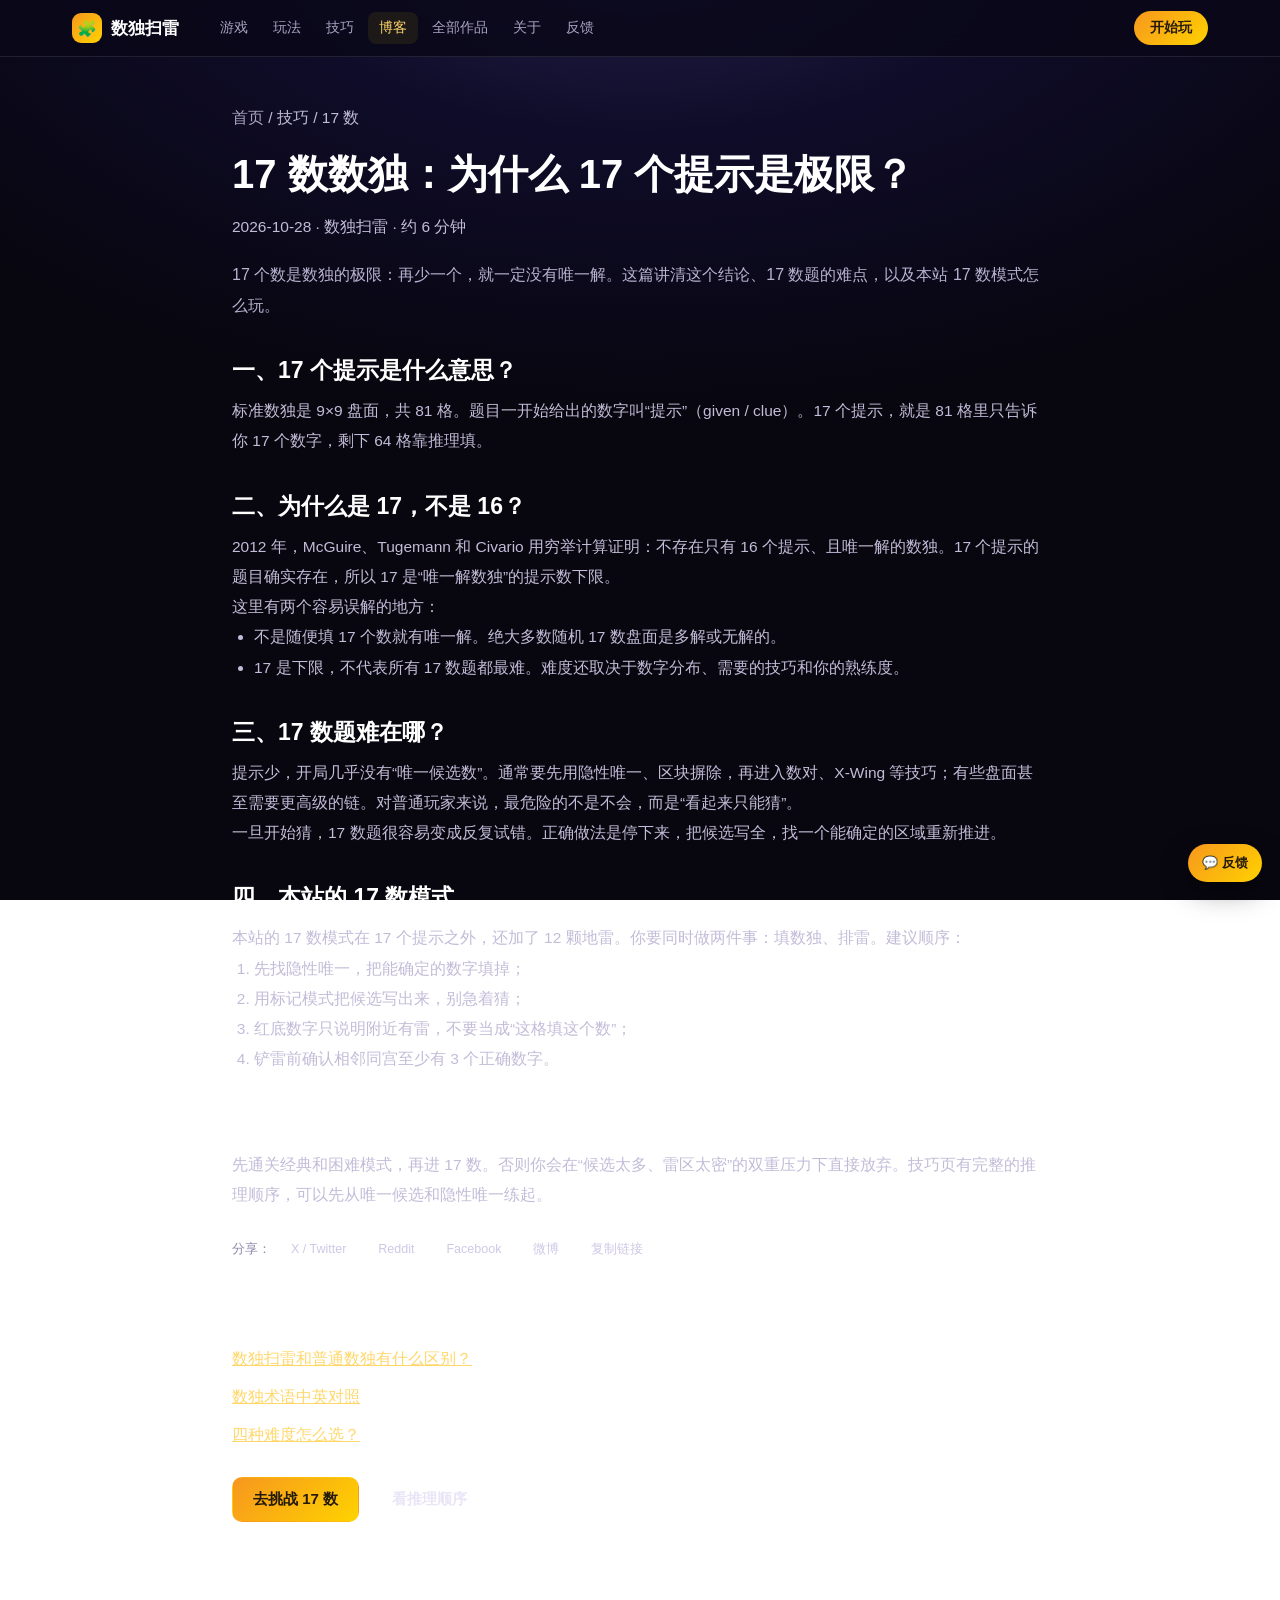
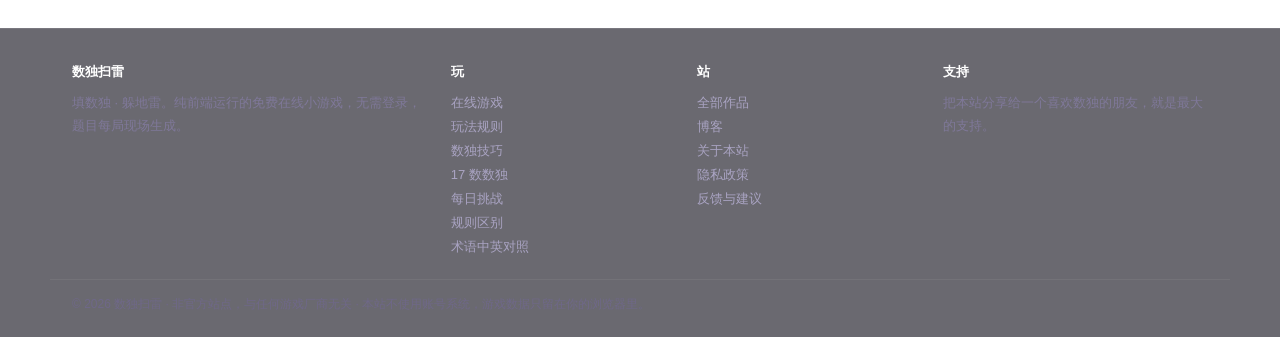
<file: 17-clues.html>
<!DOCTYPE html>
<html lang="zh-CN" data-lang="zh">
<head>
<meta charset="UTF-8">
<meta name="viewport" content="width=device-width, initial-scale=1.0">
<title>17 数数独：为什么 17 个提示是极限？| 数独扫雷</title>
<meta name="description" content="17 数数独为什么特殊？16 个提示为什么不可能有唯一解？这篇讲清 17 数下限、难度来源和本站 17 数模式的玩法。">
<meta name="robots" content="noindex,follow">
<meta name="google-site-verification" content="fCkfI7h9OU4tstCwhGj9X18s-qxIKQ5c6J4GNo-vES8">
<meta name="msvalidate.01" content="6A747E1B3899C3206CFA20ED4156CDBF">
<link rel="canonical" href="https://vocabfan.online/17-clues.html">
<link rel="alternate" type="application/rss+xml" title="数独扫雷博客 RSS" href="https://sudoku.vocabfan.online/feed.xml">
<meta name="theme-color" content="#0f0c29">
<link rel="icon" type="image/svg+xml" href="assets/favicon.svg">
<link rel="icon" type="image/png" sizes="64x64" href="assets/favicon-64.png">
<link rel="apple-touch-icon" sizes="180x180" href="assets/apple-touch-icon.png">
<meta property="og:site_name" content="数独扫雷">
<meta property="og:type" content="article">
<meta property="og:locale" content="zh_CN">
<meta property="og:title" content="17 数数独：为什么 17 个提示是极限？| 数独扫雷">
<meta property="og:description" content="17 数数独为什么特殊？16 个提示为什么不可能有唯一解？这篇讲清 17 数下限、难度来源和本站 17 数模式的玩法。">
<meta property="og:url" content="https://vocabfan.online/17-clues.html">
<meta property="og:image" content="https://sudoku.vocabfan.online/assets/og-17.jpg">
<meta property="og:image:width" content="1200">
<meta property="og:image:height" content="630">
<meta name="twitter:card" content="summary_large_image">
<meta name="twitter:title" content="17 数数独：为什么 17 个提示是极限？| 数独扫雷">
<meta name="twitter:description" content="17 数数独为什么特殊？16 个提示为什么不可能有唯一解？这篇讲清 17 数下限、难度来源和本站 17 数模式的玩法。">
<meta name="twitter:image" content="https://sudoku.vocabfan.online/assets/og-17.jpg">
<link rel="stylesheet" href="style.css?v=3">
<script type="application/ld+json">{"@context":"https://schema.org","@type":"Article","headline":"17 数数独：为什么 17 个提示是极限？","description":"17 数下限的由来、17 数题的难点，以及数独扫雷 17 数模式的玩法。","inLanguage":"zh-CN","datePublished":"2026-10-28","dateModified":"2026-10-28","author":{"@type":"Organization","name":"数独扫雷"},"mainEntityOfPage":"https://sudoku.vocabfan.online/17-clues.html"}</script>

</head>
<body>
<header class="site-header">
  <div class="site-header__inner">
    <a class="brand" href="index.html"><span class="brand__mark">🧩</span><span>数独扫雷</span></a>
    <nav class="site-nav" aria-label="主导航">
      <a href="index.html">游戏</a>
      <a href="how-to-play.html">玩法</a>
      <a href="strategies.html">技巧</a>
      <a href="blog.html" class="active" aria-current="page">博客</a>
      <a href="all.html">全部作品</a>
      <a href="about.html">关于</a>
      <a href="feedback.html">反馈</a>
    </nav>
    <a class="header-cta" href="index.html#game">开始玩</a>
  </div>
</header>
<main class="page">
  <p class="crumbs"><a href="index.html">首页</a> / 技巧 / 17 数</p>
  <h1>17 数数独：为什么 17 个提示是极限？</h1>
  <p class="article-meta">2026-10-28 · 数独扫雷 · 约 6 分钟</p>
  <p class="page-lead">17 个数是数独的极限：再少一个，就一定没有唯一解。这篇讲清这个结论、17 数题的难点，以及本站 17 数模式怎么玩。</p>

  <h2>一、17 个提示是什么意思？</h2>
  <p>标准数独是 9×9 盘面，共 81 格。题目一开始给出的数字叫“提示”（given / clue）。17 个提示，就是 81 格里只告诉你 17 个数字，剩下 64 格靠推理填。</p>

  <h2>二、为什么是 17，不是 16？</h2>
  <p>2012 年，McGuire、Tugemann 和 Civario 用穷举计算证明：不存在只有 16 个提示、且唯一解的数独。17 个提示的题目确实存在，所以 17 是“唯一解数独”的提示数下限。</p>
  <p>这里有两个容易误解的地方：</p>
  <ul>
    <li>不是随便填 17 个数就有唯一解。绝大多数随机 17 数盘面是多解或无解的。</li>
    <li>17 是下限，不代表所有 17 数题都最难。难度还取决于数字分布、需要的技巧和你的熟练度。</li>
  </ul>

  <h2>三、17 数题难在哪？</h2>
  <p>提示少，开局几乎没有“唯一候选数”。通常要先用隐性唯一、区块摒除，再进入数对、X-Wing 等技巧；有些盘面甚至需要更高级的链。对普通玩家来说，最危险的不是不会，而是“看起来只能猜”。</p>
  <p>一旦开始猜，17 数题很容易变成反复试错。正确做法是停下来，把候选写全，找一个能确定的区域重新推进。</p>

  <div class="ad-slot" data-ad-slot="articleMid"></div>

  <h2>四、本站的 17 数模式</h2>
  <p>本站的 17 数模式在 17 个提示之外，还加了 12 颗地雷。你要同时做两件事：填数独、排雷。建议顺序：</p>
  <ol>
    <li>先找隐性唯一，把能确定的数字填掉；</li>
    <li>用标记模式把候选写出来，别急着猜；</li>
    <li>红底数字只说明附近有雷，不要当成“这格填这个数”；</li>
    <li>铲雷前确认相邻同宫至少有 3 个正确数字。</li>
  </ol>

  <h2>五、想挑战 17 数，先做什么？</h2>
  <p>先通关经典和困难模式，再进 17 数。否则你会在“候选太多、雷区太密”的双重压力下直接放弃。技巧页有完整的推理顺序，可以先从唯一候选和隐性唯一练起。</p>

  <div class="share">
    <span>分享：</span>
    <a href="https://twitter.com/intent/tweet?text=17%20%E6%95%B0%E6%95%B0%E7%8B%AC%EF%BC%9A%E4%B8%BA%E4%BB%80%E4%B9%88%2017%20%E4%B8%AA%E6%8F%90%E7%A4%BA%E6%98%AF%E6%9E%81%E9%99%90%EF%BC%9F&amp;url=https%3A%2F%2Fsudoku.vocabfan.online%2F17-clues.html" target="_blank" rel="noopener">X / Twitter</a>
    <a href="https://www.reddit.com/submit?url=https%3A%2F%2Fsudoku.vocabfan.online%2F17-clues.html&amp;title=17%20%E6%95%B0%E6%95%B0%E7%8B%AC%EF%BC%9A%E4%B8%BA%E4%BB%80%E4%B9%88%2017%20%E4%B8%AA%E6%8F%90%E7%A4%BA%E6%98%AF%E6%9E%81%E9%99%90%EF%BC%9F" target="_blank" rel="noopener">Reddit</a>
    <a href="https://www.facebook.com/sharer/sharer.php?u=https%3A%2F%2Fsudoku.vocabfan.online%2F17-clues.html" target="_blank" rel="noopener">Facebook</a>
    <a href="https://service.weibo.com/share/share.php?url=https%3A%2F%2Fsudoku.vocabfan.online%2F17-clues.html&amp;title=17%20%E6%95%B0%E6%95%B0%E7%8B%AC%EF%BC%9A%E4%B8%BA%E4%BB%80%E4%B9%88%2017%20%E4%B8%AA%E6%8F%90%E7%A4%BA%E6%98%AF%E6%9E%81%E9%99%90%EF%BC%9F" target="_blank" rel="noopener">微博</a>
    <button type="button" class="copy-link" data-url="https://sudoku.vocabfan.online/17-clues.html">复制链接</button>
  </div>

  <h2>相关阅读</h2>
  <ul class="related">
    <li><a href="sudoku-minesweeper-difference.html">数独扫雷和普通数独有什么区别？</a></li>
    <li><a href="sudoku-terms.html">数独术语中英对照</a></li>
    <li><a href="difficulty-guide.html">四种难度怎么选？</a></li>
  </ul>

  <div class="ad-slot" data-ad-slot="articleEnd"></div>

  <div class="cta">
    <a class="btn btn--primary" href="index.html#game">去挑战 17 数</a>
    <a class="btn btn--ghost" href="strategies.html">看推理顺序</a>
  </div>
</main>
<footer class="site-footer">
  <div class="site-footer__inner">
    <div>
      <h4>数独扫雷</h4>
      <p>填数独 · 躲地雷。纯前端运行的免费在线小游戏，无需登录，题目每局现场生成。</p>
    </div>
    <div>
      <h4>玩</h4>
      <a href="index.html#game">在线游戏</a>
      <a href="how-to-play.html">玩法规则</a>
      <a href="strategies.html">数独技巧</a>
      <a href="17-clues.html">17 数数独</a>
      <a href="daily-sudoku.html">每日挑战</a>
      <a href="sudoku-minesweeper-difference.html">规则区别</a>
      <a href="sudoku-terms.html">术语中英对照</a>
    </div>
    <div>
      <h4>站</h4>
      <a href="all.html">全部作品</a>
      <a href="blog.html">博客</a>
      <a href="about.html">关于本站</a>
      <a href="privacy.html">隐私政策</a>
      <a href="feedback.html">反馈与建议</a>
    </div>
    <div>
      <h4>支持</h4>
      <p>把本站分享给一个喜欢数独的朋友，就是最大的支持。</p>
    </div>
  </div>
  <div class="site-footer__bottom">© 2026 数独扫雷 · 非官方站点，与任何游戏厂商无关 · 本站不使用账号系统，游戏数据只留在你的浏览器里。</div>
</footer>
<a class="feedback-fab" href="feedback.html" aria-label="反馈与建议">💬 反馈</a>
<script>
document.querySelectorAll('.copy-link').forEach(function (btn) {
  btn.addEventListener('click', function () {
    var url = btn.getAttribute('data-url');
    function done() {
      btn.textContent = '已复制';
      setTimeout(function () { btn.textContent = '复制链接'; }, 1500);
    }
    function fallback() {
      var ta = document.createElement('textarea');
      ta.value = url;
      document.body.appendChild(ta);
      ta.select();
      try { document.execCommand('copy'); done(); } catch (e) {}
      document.body.removeChild(ta);
    }
    if (navigator.clipboard && navigator.clipboard.writeText) {
      navigator.clipboard.writeText(url).then(done, fallback);
    } else fallback();
  });
});
</script>
</body>
</html>
</file>
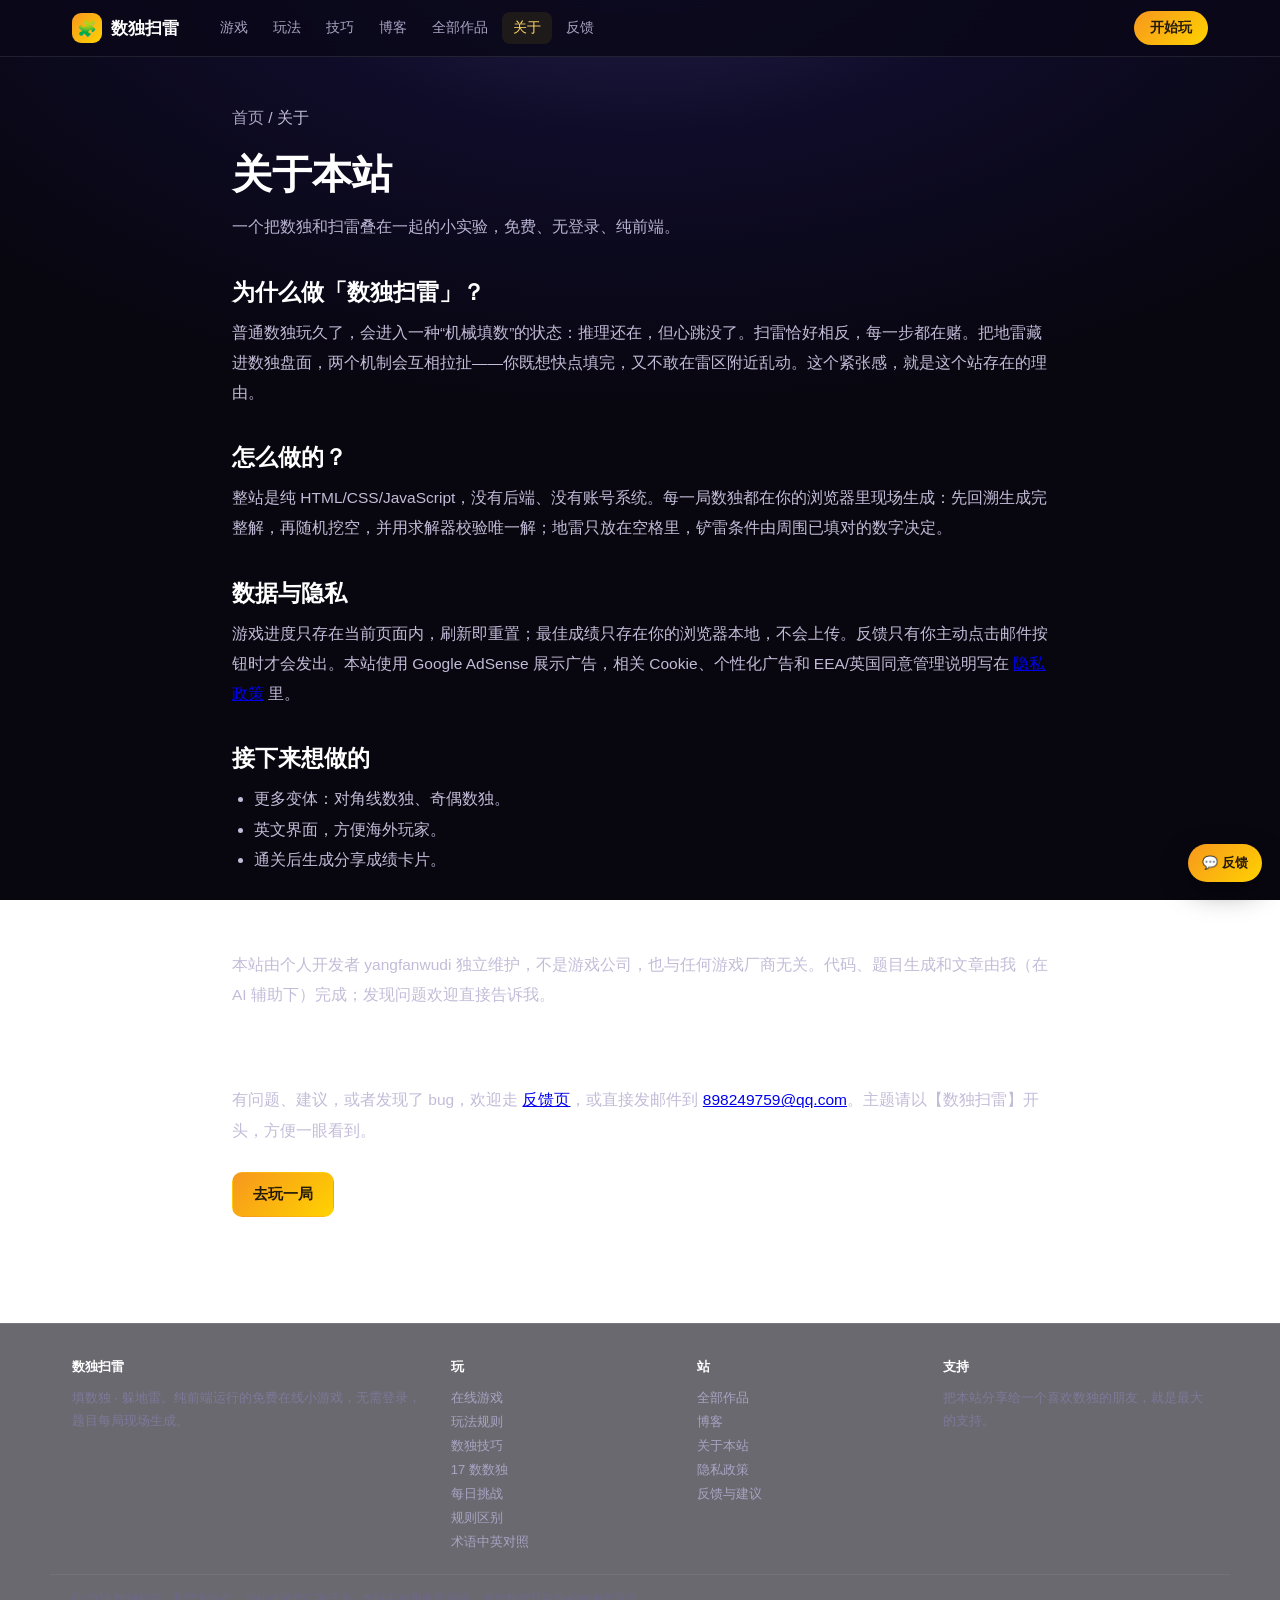
<file: about.html>
<!DOCTYPE html>
<html lang="zh-CN" data-lang="zh">
<head>
<meta charset="UTF-8">
<meta name="viewport" content="width=device-width, initial-scale=1.0">
<title>关于数独扫雷：一个数独+扫雷的免费小实验</title>
<meta name="description" content="数独扫雷是什么、为什么做、怎么实现，以及数据隐私和后续计划。纯前端、免费、无需登录。">
<meta name="robots" content="noindex,follow">
<meta name="google-site-verification" content="fCkfI7h9OU4tstCwhGj9X18s-qxIKQ5c6J4GNo-vES8">
<meta name="msvalidate.01" content="6A747E1B3899C3206CFA20ED4156CDBF">
<link rel="canonical" href="https://vocabfan.online/about.html">
<link rel="alternate" type="application/rss+xml" title="数独扫雷博客 RSS" href="https://sudoku.vocabfan.online/feed.xml">
<meta name="theme-color" content="#0f0c29">
<link rel="icon" type="image/svg+xml" href="assets/favicon.svg">
<link rel="icon" type="image/png" sizes="64x64" href="assets/favicon-64.png">
<link rel="apple-touch-icon" sizes="180x180" href="assets/apple-touch-icon.png">
<meta property="og:site_name" content="数独扫雷">
<meta property="og:type" content="website">
<meta property="og:locale" content="zh_CN">
<meta property="og:title" content="关于数独扫雷：一个数独+扫雷的免费小实验">
<meta property="og:description" content="数独扫雷是什么、为什么做、怎么实现，以及数据隐私和后续计划。纯前端、免费、无需登录。">
<meta property="og:url" content="https://vocabfan.online/about.html">
<meta property="og:image" content="https://sudoku.vocabfan.online/assets/og-cover.jpg">
<meta property="og:image:width" content="1200">
<meta property="og:image:height" content="630">
<meta name="twitter:card" content="summary_large_image">
<meta name="twitter:title" content="关于数独扫雷：一个数独+扫雷的免费小实验">
<meta name="twitter:description" content="数独扫雷是什么、为什么做、怎么实现，以及数据隐私和后续计划。纯前端、免费、无需登录。">
<meta name="twitter:image" content="https://sudoku.vocabfan.online/assets/og-cover.jpg">
<link rel="stylesheet" href="style.css?v=3">


</head>
<body>
<header class="site-header">
  <div class="site-header__inner">
    <a class="brand" href="index.html"><span class="brand__mark">🧩</span><span>数独扫雷</span></a>
    <nav class="site-nav" aria-label="主导航">
      <a href="index.html">游戏</a>
      <a href="how-to-play.html">玩法</a>
      <a href="strategies.html">技巧</a>
      <a href="blog.html">博客</a>
      <a href="all.html">全部作品</a>
      <a href="about.html" class="active" aria-current="page">关于</a>
      <a href="feedback.html">反馈</a>
    </nav>
    <a class="header-cta" href="index.html#game">开始玩</a>
  </div>
</header>
<main class="page">
  <p class="crumbs"><a href="index.html">首页</a> / 关于</p>
  <h1>关于本站</h1>
  <p class="page-lead">一个把数独和扫雷叠在一起的小实验，免费、无登录、纯前端。</p>

  <h2>为什么做「数独扫雷」？</h2>
  <p>普通数独玩久了，会进入一种“机械填数”的状态：推理还在，但心跳没了。扫雷恰好相反，每一步都在赌。把地雷藏进数独盘面，两个机制会互相拉扯——你既想快点填完，又不敢在雷区附近乱动。这个紧张感，就是这个站存在的理由。</p>

  <h2>怎么做的？</h2>
  <p>整站是纯 HTML/CSS/JavaScript，没有后端、没有账号系统。每一局数独都在你的浏览器里现场生成：先回溯生成完整解，再随机挖空，并用求解器校验唯一解；地雷只放在空格里，铲雷条件由周围已填对的数字决定。</p>

  <h2>数据与隐私</h2>
  <p>游戏进度只存在当前页面内，刷新即重置；最佳成绩只存在你的浏览器本地，不会上传。反馈只有你主动点击邮件按钮时才会发出。本站使用 Google AdSense 展示广告，相关 Cookie、个性化广告和 EEA/英国同意管理说明写在 <a href="privacy.html">隐私政策</a> 里。</p>

  <h2>接下来想做的</h2>
  <ul>
    <li>更多变体：对角线数独、奇偶数独。</li>
    <li>英文界面，方便海外玩家。</li>
    <li>通关后生成分享成绩卡片。</li>
  </ul>

  <h2>谁在做这个站</h2>
  <p>本站由个人开发者 yangfanwudi 独立维护，不是游戏公司，也与任何游戏厂商无关。代码、题目生成和文章由我（在 AI 辅助下）完成；发现问题欢迎直接告诉我。</p>

  <h2>联系</h2>
  <p>有问题、建议，或者发现了 bug，欢迎走 <a href="feedback.html">反馈页</a>，或直接发邮件到 <a href="mailto:898249759@qq.com">898249759@qq.com</a>。主题请以【数独扫雷】开头，方便一眼看到。</p>

  <div class="cta"><a class="btn btn--primary" href="index.html#game">去玩一局</a></div>
</main>
<footer class="site-footer">
  <div class="site-footer__inner">
    <div>
      <h4>数独扫雷</h4>
      <p>填数独 · 躲地雷。纯前端运行的免费在线小游戏，无需登录，题目每局现场生成。</p>
    </div>
    <div>
      <h4>玩</h4>
      <a href="index.html#game">在线游戏</a>
      <a href="how-to-play.html">玩法规则</a>
      <a href="strategies.html">数独技巧</a>
      <a href="17-clues.html">17 数数独</a>
      <a href="daily-sudoku.html">每日挑战</a>
      <a href="sudoku-minesweeper-difference.html">规则区别</a>
      <a href="sudoku-terms.html">术语中英对照</a>
    </div>
    <div>
      <h4>站</h4>
      <a href="all.html">全部作品</a>
      <a href="blog.html">博客</a>
      <a href="about.html">关于本站</a>
      <a href="privacy.html">隐私政策</a>
      <a href="feedback.html">反馈与建议</a>
    </div>
    <div>
      <h4>支持</h4>
      <p>把本站分享给一个喜欢数独的朋友，就是最大的支持。</p>
    </div>
  </div>
  <div class="site-footer__bottom">© 2026 数独扫雷 · 非官方站点，与任何游戏厂商无关 · 本站不使用账号系统，游戏数据只留在你的浏览器里。</div>
</footer>
<a class="feedback-fab" href="feedback.html" aria-label="反馈与建议">💬 反馈</a>

</body>
</html>
</file>
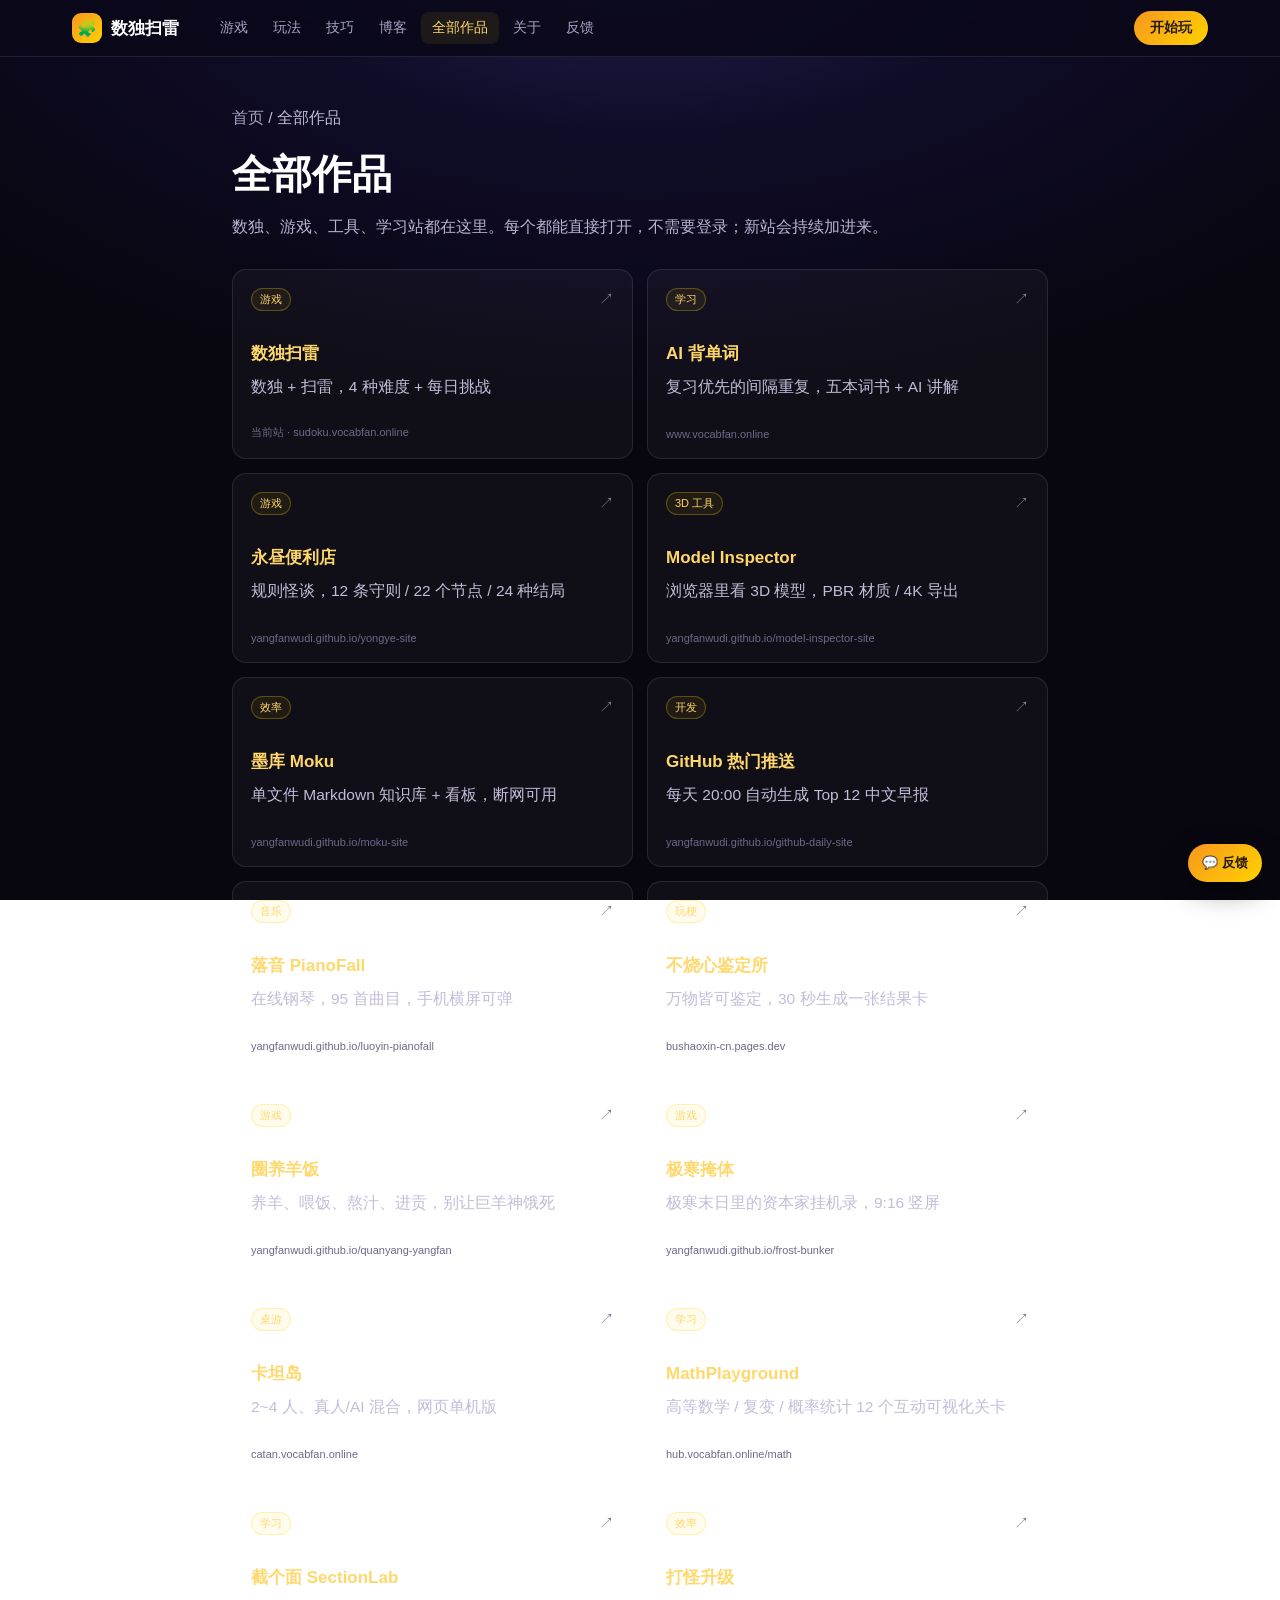
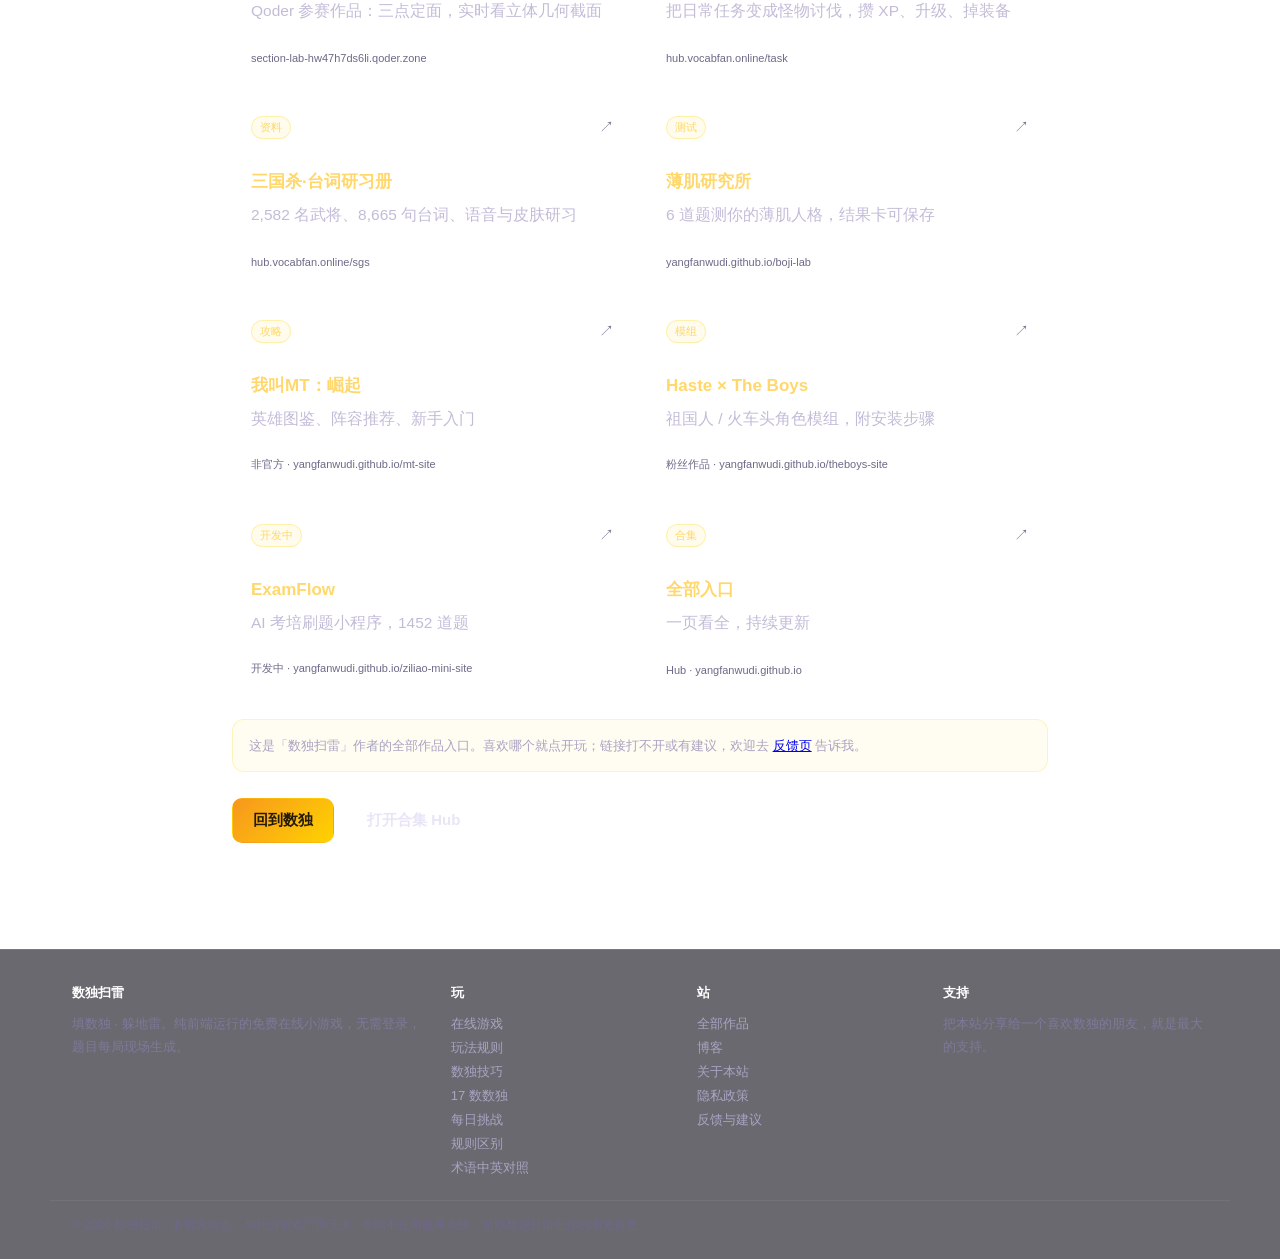
<file: all.html>
<!DOCTYPE html>
<html lang="zh-CN" data-lang="zh">
<head>
<meta charset="UTF-8">
<meta name="viewport" content="width=device-width, initial-scale=1.0">
<title>全部作品：游戏、工具与学习站 | 数独扫雷</title>
<meta name="description" content="数独扫雷作者的全部作品：数独、永昼便利店、Model Inspector、墨库、落音钢琴、不烧心、圈养羊饭、极寒掩体、卡坦岛、薄肌研究所等，全部可直接打开。">
<meta name="robots" content="noindex,follow">
<meta name="google-site-verification" content="fCkfI7h9OU4tstCwhGj9X18s-qxIKQ5c6J4GNo-vES8">
<meta name="msvalidate.01" content="6A747E1B3899C3206CFA20ED4156CDBF">
<link rel="canonical" href="https://vocabfan.online/all.html">
<link rel="alternate" type="application/rss+xml" title="数独扫雷博客 RSS" href="https://sudoku.vocabfan.online/feed.xml">
<meta name="theme-color" content="#0f0c29">
<link rel="icon" type="image/svg+xml" href="assets/favicon.svg">
<link rel="icon" type="image/png" sizes="64x64" href="assets/favicon-64.png">
<link rel="apple-touch-icon" sizes="180x180" href="assets/apple-touch-icon.png">
<meta property="og:site_name" content="数独扫雷">
<meta property="og:type" content="website">
<meta property="og:locale" content="zh_CN">
<meta property="og:title" content="全部作品：游戏、工具与学习站 | 数独扫雷">
<meta property="og:description" content="数独扫雷作者的全部作品：数独、永昼便利店、Model Inspector、墨库、落音钢琴、不烧心、圈养羊饭、极寒掩体、卡坦岛、薄肌研究所等，全部可直接打开。">
<meta property="og:url" content="https://vocabfan.online/all.html">
<meta property="og:image" content="https://sudoku.vocabfan.online/assets/og-cover.jpg">
<meta property="og:image:width" content="1200">
<meta property="og:image:height" content="630">
<meta name="twitter:card" content="summary_large_image">
<meta name="twitter:title" content="全部作品：游戏、工具与学习站 | 数独扫雷">
<meta name="twitter:description" content="数独扫雷作者的全部作品：数独、永昼便利店、Model Inspector、墨库、落音钢琴、不烧心、圈养羊饭、极寒掩体、卡坦岛、薄肌研究所等，全部可直接打开。">
<meta name="twitter:image" content="https://sudoku.vocabfan.online/assets/og-cover.jpg">
<link rel="stylesheet" href="style.css?v=3">


</head>
<body>
<header class="site-header">
  <div class="site-header__inner">
    <a class="brand" href="index.html"><span class="brand__mark">🧩</span><span>数独扫雷</span></a>
    <nav class="site-nav" aria-label="主导航">
      <a href="index.html">游戏</a>
      <a href="how-to-play.html">玩法</a>
      <a href="strategies.html">技巧</a>
      <a href="blog.html">博客</a>
      <a href="all.html" class="active" aria-current="page">全部作品</a>
      <a href="about.html">关于</a>
      <a href="feedback.html">反馈</a>
    </nav>
    <a class="header-cta" href="index.html#game">开始玩</a>
  </div>
</header>
<main class="page">
  <p class="crumbs"><a href="index.html">首页</a> / 全部作品</p>
  <h1>全部作品</h1>
  <p class="page-lead">数独、游戏、工具、学习站都在这里。每个都能直接打开，不需要登录；新站会持续加进来。</p>
  <div class="all-grid"><a class="all-card" href="https://sudoku.vocabfan.online/" target="_blank" rel="noopener">
  <div class="all-top"><span class="all-tag">游戏</span><span class="all-arrow">↗</span></div>
  <h3>数独扫雷</h3>
  <p>数独 + 扫雷，4 种难度 + 每日挑战</p>
  <span class="all-url">当前站 · sudoku.vocabfan.online</span>
</a>
<a class="all-card" href="https://www.vocabfan.online/" target="_blank" rel="noopener">
  <div class="all-top"><span class="all-tag">学习</span><span class="all-arrow">↗</span></div>
  <h3>AI 背单词</h3>
  <p>复习优先的间隔重复，五本词书 + AI 讲解</p>
  <span class="all-url">www.vocabfan.online</span>
</a>
<a class="all-card" href="https://yangfanwudi.github.io/yongye-site/" target="_blank" rel="noopener">
  <div class="all-top"><span class="all-tag">游戏</span><span class="all-arrow">↗</span></div>
  <h3>永昼便利店</h3>
  <p>规则怪谈，12 条守则 / 22 个节点 / 24 种结局</p>
  <span class="all-url">yangfanwudi.github.io/yongye-site</span>
</a>
<a class="all-card" href="https://yangfanwudi.github.io/model-inspector-site/" target="_blank" rel="noopener">
  <div class="all-top"><span class="all-tag">3D 工具</span><span class="all-arrow">↗</span></div>
  <h3>Model Inspector</h3>
  <p>浏览器里看 3D 模型，PBR 材质 / 4K 导出</p>
  <span class="all-url">yangfanwudi.github.io/model-inspector-site</span>
</a>
<a class="all-card" href="https://yangfanwudi.github.io/moku-site/" target="_blank" rel="noopener">
  <div class="all-top"><span class="all-tag">效率</span><span class="all-arrow">↗</span></div>
  <h3>墨库 Moku</h3>
  <p>单文件 Markdown 知识库 + 看板，断网可用</p>
  <span class="all-url">yangfanwudi.github.io/moku-site</span>
</a>
<a class="all-card" href="https://yangfanwudi.github.io/github-daily-site/" target="_blank" rel="noopener">
  <div class="all-top"><span class="all-tag">开发</span><span class="all-arrow">↗</span></div>
  <h3>GitHub 热门推送</h3>
  <p>每天 20:00 自动生成 Top 12 中文早报</p>
  <span class="all-url">yangfanwudi.github.io/github-daily-site</span>
</a>
<a class="all-card" href="https://yangfanwudi.github.io/luoyin-pianofall/" target="_blank" rel="noopener">
  <div class="all-top"><span class="all-tag">音乐</span><span class="all-arrow">↗</span></div>
  <h3>落音 PianoFall</h3>
  <p>在线钢琴，95 首曲目，手机横屏可弹</p>
  <span class="all-url">yangfanwudi.github.io/luoyin-pianofall</span>
</a>
<a class="all-card" href="https://bushaoxin-cn.pages.dev/" target="_blank" rel="noopener">
  <div class="all-top"><span class="all-tag">玩梗</span><span class="all-arrow">↗</span></div>
  <h3>不烧心鉴定所</h3>
  <p>万物皆可鉴定，30 秒生成一张结果卡</p>
  <span class="all-url">bushaoxin-cn.pages.dev</span>
</a>
<a class="all-card" href="https://yangfanwudi.github.io/quanyang-yangfan/" target="_blank" rel="noopener">
  <div class="all-top"><span class="all-tag">游戏</span><span class="all-arrow">↗</span></div>
  <h3>圈养羊饭</h3>
  <p>养羊、喂饭、熬汁、进贡，别让巨羊神饿死</p>
  <span class="all-url">yangfanwudi.github.io/quanyang-yangfan</span>
</a>
<a class="all-card" href="https://yangfanwudi.github.io/frost-bunker/" target="_blank" rel="noopener">
  <div class="all-top"><span class="all-tag">游戏</span><span class="all-arrow">↗</span></div>
  <h3>极寒掩体</h3>
  <p>极寒末日里的资本家挂机录，9:16 竖屏</p>
  <span class="all-url">yangfanwudi.github.io/frost-bunker</span>
</a>
<a class="all-card" href="https://catan.vocabfan.online/" target="_blank" rel="noopener">
  <div class="all-top"><span class="all-tag">桌游</span><span class="all-arrow">↗</span></div>
  <h3>卡坦岛</h3>
  <p>2~4 人、真人/AI 混合，网页单机版</p>
  <span class="all-url">catan.vocabfan.online</span>
</a>
<a class="all-card" href="https://hub.vocabfan.online/math/" target="_blank" rel="noopener">
  <div class="all-top"><span class="all-tag">学习</span><span class="all-arrow">↗</span></div>
  <h3>MathPlayground</h3>
  <p>高等数学 / 复变 / 概率统计 12 个互动可视化关卡</p>
  <span class="all-url">hub.vocabfan.online/math</span>
</a>
<a class="all-card" href="https://section-lab-hw47h7ds6li.qoder.zone/" target="_blank" rel="noopener">
  <div class="all-top"><span class="all-tag">学习</span><span class="all-arrow">↗</span></div>
  <h3>截个面 SectionLab</h3>
  <p>Qoder 参赛作品：三点定面，实时看立体几何截面</p>
  <span class="all-url">section-lab-hw47h7ds6li.qoder.zone</span>
</a>
<a class="all-card" href="https://hub.vocabfan.online/task/" target="_blank" rel="noopener">
  <div class="all-top"><span class="all-tag">效率</span><span class="all-arrow">↗</span></div>
  <h3>打怪升级</h3>
  <p>把日常任务变成怪物讨伐，攒 XP、升级、掉装备</p>
  <span class="all-url">hub.vocabfan.online/task</span>
</a>
<a class="all-card" href="https://hub.vocabfan.online/sgs/" target="_blank" rel="noopener">
  <div class="all-top"><span class="all-tag">资料</span><span class="all-arrow">↗</span></div>
  <h3>三国杀·台词研习册</h3>
  <p>2,582 名武将、8,665 句台词、语音与皮肤研习</p>
  <span class="all-url">hub.vocabfan.online/sgs</span>
</a>
<a class="all-card" href="https://yangfanwudi.github.io/boji-lab/" target="_blank" rel="noopener">
  <div class="all-top"><span class="all-tag">测试</span><span class="all-arrow">↗</span></div>
  <h3>薄肌研究所</h3>
  <p>6 道题测你的薄肌人格，结果卡可保存</p>
  <span class="all-url">yangfanwudi.github.io/boji-lab</span>
</a>
<a class="all-card" href="https://yangfanwudi.github.io/mt-site/" target="_blank" rel="noopener">
  <div class="all-top"><span class="all-tag">攻略</span><span class="all-arrow">↗</span></div>
  <h3>我叫MT：崛起</h3>
  <p>英雄图鉴、阵容推荐、新手入门</p>
  <span class="all-url">非官方 · yangfanwudi.github.io/mt-site</span>
</a>
<a class="all-card" href="https://yangfanwudi.github.io/theboys-site/" target="_blank" rel="noopener">
  <div class="all-top"><span class="all-tag">模组</span><span class="all-arrow">↗</span></div>
  <h3>Haste × The Boys</h3>
  <p>祖国人 / 火车头角色模组，附安装步骤</p>
  <span class="all-url">粉丝作品 · yangfanwudi.github.io/theboys-site</span>
</a>
<a class="all-card" href="https://yangfanwudi.github.io/ziliao-mini-site/" target="_blank" rel="noopener">
  <div class="all-top"><span class="all-tag">开发中</span><span class="all-arrow">↗</span></div>
  <h3>ExamFlow</h3>
  <p>AI 考培刷题小程序，1452 道题</p>
  <span class="all-url">开发中 · yangfanwudi.github.io/ziliao-mini-site</span>
</a>
<a class="all-card" href="https://yangfanwudi.github.io/" target="_blank" rel="noopener">
  <div class="all-top"><span class="all-tag">合集</span><span class="all-arrow">↗</span></div>
  <h3>全部入口</h3>
  <p>一页看全，持续更新</p>
  <span class="all-url">Hub · yangfanwudi.github.io</span>
</a></div>
  <div class="all-note">这是「数独扫雷」作者的全部作品入口。喜欢哪个就点开玩；链接打不开或有建议，欢迎去 <a href="feedback.html">反馈页</a> 告诉我。</div>
  <div class="cta">
    <a class="btn btn--primary" href="index.html#game">回到数独</a>
    <a class="btn btn--ghost" href="https://yangfanwudi.github.io/">打开合集 Hub</a>
  </div>
</main>
<footer class="site-footer">
  <div class="site-footer__inner">
    <div>
      <h4>数独扫雷</h4>
      <p>填数独 · 躲地雷。纯前端运行的免费在线小游戏，无需登录，题目每局现场生成。</p>
    </div>
    <div>
      <h4>玩</h4>
      <a href="index.html#game">在线游戏</a>
      <a href="how-to-play.html">玩法规则</a>
      <a href="strategies.html">数独技巧</a>
      <a href="17-clues.html">17 数数独</a>
      <a href="daily-sudoku.html">每日挑战</a>
      <a href="sudoku-minesweeper-difference.html">规则区别</a>
      <a href="sudoku-terms.html">术语中英对照</a>
    </div>
    <div>
      <h4>站</h4>
      <a href="all.html">全部作品</a>
      <a href="blog.html">博客</a>
      <a href="about.html">关于本站</a>
      <a href="privacy.html">隐私政策</a>
      <a href="feedback.html">反馈与建议</a>
    </div>
    <div>
      <h4>支持</h4>
      <p>把本站分享给一个喜欢数独的朋友，就是最大的支持。</p>
    </div>
  </div>
  <div class="site-footer__bottom">© 2026 数独扫雷 · 非官方站点，与任何游戏厂商无关 · 本站不使用账号系统，游戏数据只留在你的浏览器里。</div>
</footer>
<a class="feedback-fab" href="feedback.html" aria-label="反馈与建议">💬 反馈</a>

</body>
</html>
</file>
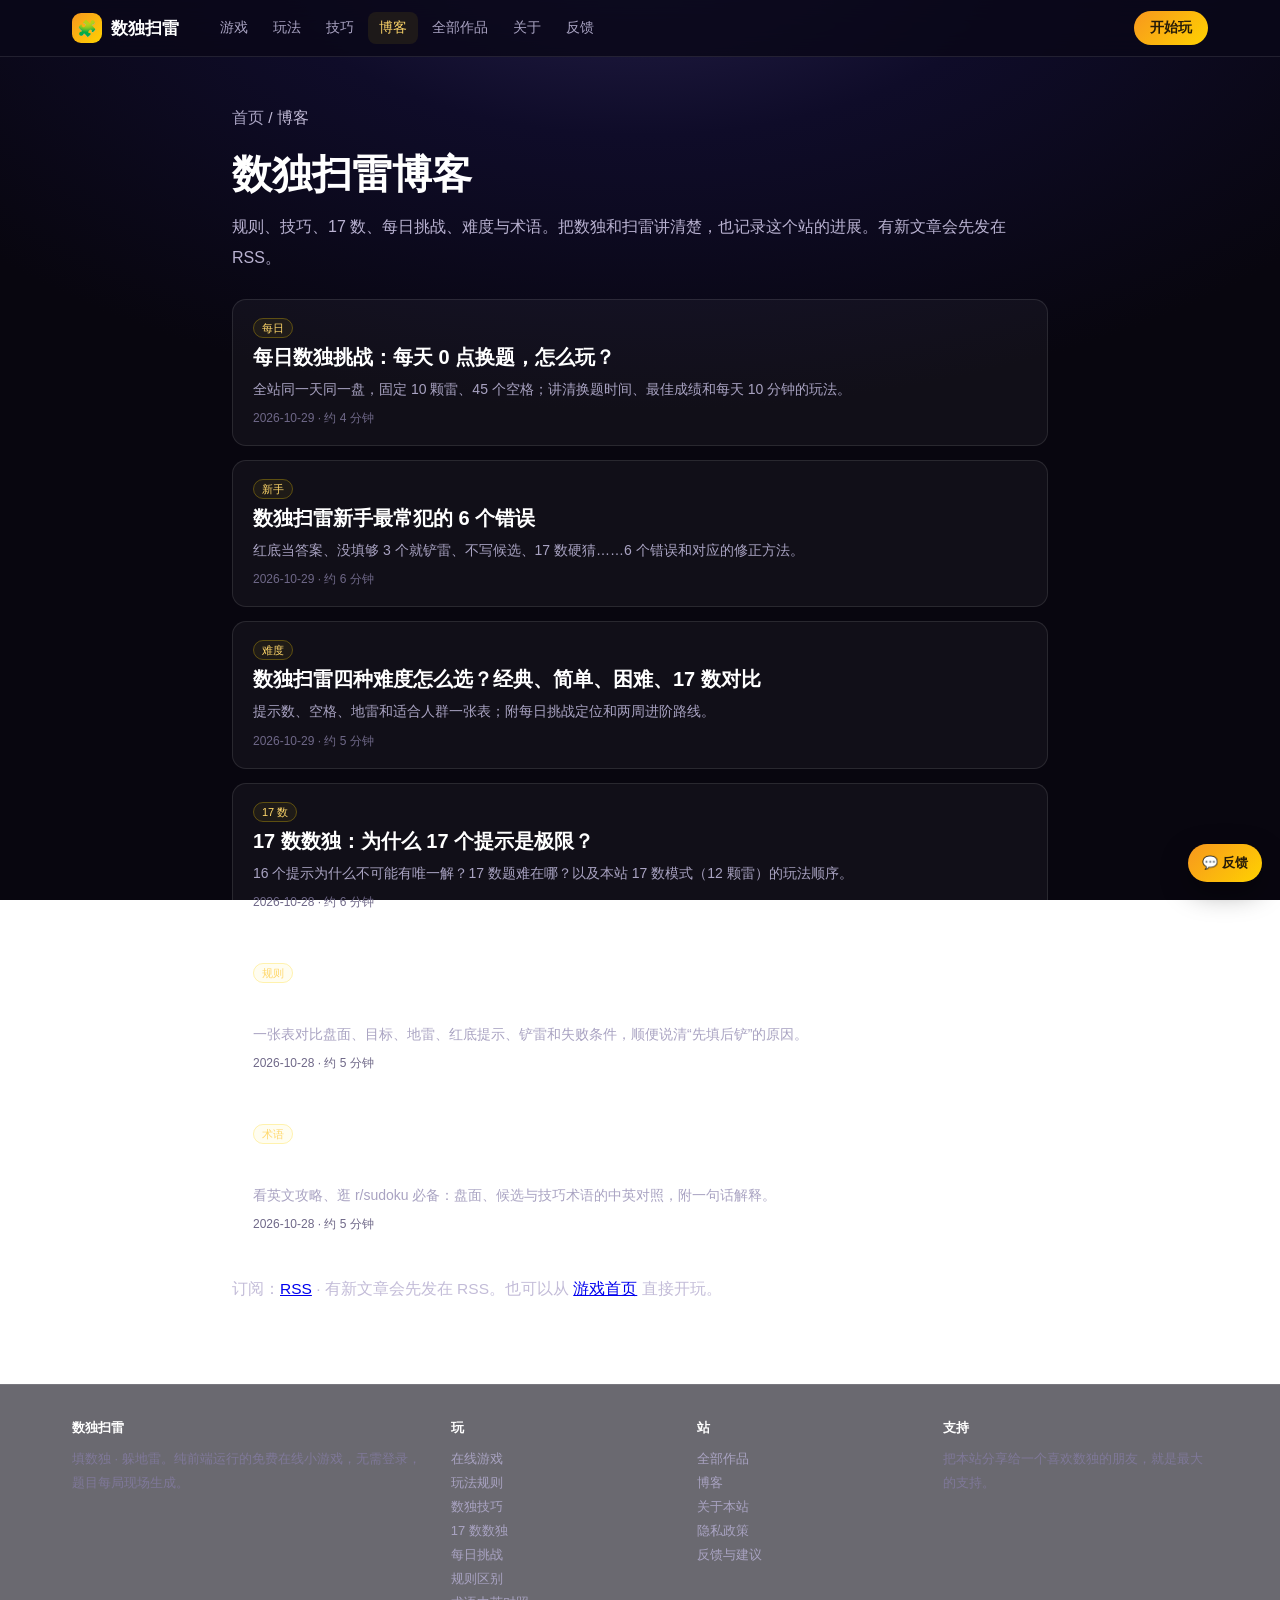
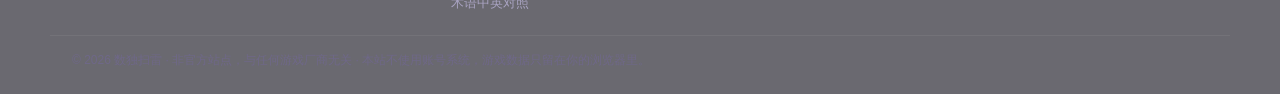
<file: blog.html>
<!DOCTYPE html>
<html lang="zh-CN" data-lang="zh">
<head>
<meta charset="UTF-8">
<meta name="viewport" content="width=device-width, initial-scale=1.0">
<title>数独扫雷博客：每日挑战、规则、技巧、难度与术语 | 数独扫雷</title>
<meta name="description" content="数独扫雷博客：每日挑战怎么玩、新手常见错误、四种难度怎么选、17 数为什么是极限、数独扫雷与普通数独的区别、数独术语中英对照。有新文章先发 RSS。">
<meta name="robots" content="noindex,follow">
<meta name="google-site-verification" content="fCkfI7h9OU4tstCwhGj9X18s-qxIKQ5c6J4GNo-vES8">
<meta name="msvalidate.01" content="6A747E1B3899C3206CFA20ED4156CDBF">
<link rel="canonical" href="https://vocabfan.online/blog.html">
<link rel="alternate" type="application/rss+xml" title="数独扫雷博客 RSS" href="https://sudoku.vocabfan.online/feed.xml">
<meta name="theme-color" content="#0f0c29">
<link rel="icon" type="image/svg+xml" href="assets/favicon.svg">
<link rel="icon" type="image/png" sizes="64x64" href="assets/favicon-64.png">
<link rel="apple-touch-icon" sizes="180x180" href="assets/apple-touch-icon.png">
<meta property="og:site_name" content="数独扫雷">
<meta property="og:type" content="website">
<meta property="og:locale" content="zh_CN">
<meta property="og:title" content="数独扫雷博客：每日挑战、规则、技巧、难度与术语 | 数独扫雷">
<meta property="og:description" content="数独扫雷博客：每日挑战怎么玩、新手常见错误、四种难度怎么选、17 数为什么是极限、数独扫雷与普通数独的区别、数独术语中英对照。有新文章先发 RSS。">
<meta property="og:url" content="https://vocabfan.online/blog.html">
<meta property="og:image" content="https://sudoku.vocabfan.online/assets/og-cover.jpg">
<meta property="og:image:width" content="1200">
<meta property="og:image:height" content="630">
<meta name="twitter:card" content="summary_large_image">
<meta name="twitter:title" content="数独扫雷博客：每日挑战、规则、技巧、难度与术语 | 数独扫雷">
<meta name="twitter:description" content="数独扫雷博客：每日挑战怎么玩、新手常见错误、四种难度怎么选、17 数为什么是极限、数独扫雷与普通数独的区别、数独术语中英对照。有新文章先发 RSS。">
<meta name="twitter:image" content="https://sudoku.vocabfan.online/assets/og-cover.jpg">
<link rel="stylesheet" href="style.css?v=3">
<script type="application/ld+json">{"@context":"https://schema.org","@type":"Blog","name":"数独扫雷博客","url":"https://sudoku.vocabfan.online/blog.html","inLanguage":"zh-CN","blogPost":[{"@type":"BlogPosting","headline":"每日数独挑战：每天 0 点换题，怎么玩？","url":"https://sudoku.vocabfan.online/daily-sudoku.html"},{"@type":"BlogPosting","headline":"数独扫雷新手最常犯的 6 个错误","url":"https://sudoku.vocabfan.online/common-mistakes.html"},{"@type":"BlogPosting","headline":"数独扫雷四种难度怎么选？经典、简单、困难、17 数对比","url":"https://sudoku.vocabfan.online/difficulty-guide.html"},{"@type":"BlogPosting","headline":"17 数数独：为什么 17 个提示是极限？","url":"https://sudoku.vocabfan.online/17-clues.html"},{"@type":"BlogPosting","headline":"数独扫雷和普通数独有什么区别？","url":"https://sudoku.vocabfan.online/sudoku-minesweeper-difference.html"},{"@type":"BlogPosting","headline":"数独术语中英对照：从 Row 到 X-Wing","url":"https://sudoku.vocabfan.online/sudoku-terms.html"}]}</script>

</head>
<body>
<header class="site-header">
  <div class="site-header__inner">
    <a class="brand" href="index.html"><span class="brand__mark">🧩</span><span>数独扫雷</span></a>
    <nav class="site-nav" aria-label="主导航">
      <a href="index.html">游戏</a>
      <a href="how-to-play.html">玩法</a>
      <a href="strategies.html">技巧</a>
      <a href="blog.html" class="active" aria-current="page">博客</a>
      <a href="all.html">全部作品</a>
      <a href="about.html">关于</a>
      <a href="feedback.html">反馈</a>
    </nav>
    <a class="header-cta" href="index.html#game">开始玩</a>
  </div>
</header>
<main class="page">
  <p class="crumbs"><a href="index.html">首页</a> / 博客</p>
  <h1>数独扫雷博客</h1>
  <p class="page-lead">规则、技巧、17 数、每日挑战、难度与术语。把数独和扫雷讲清楚，也记录这个站的进展。有新文章会先发在 RSS。</p>

  <div class="blog-list">
    <a class="blog-card" href="daily-sudoku.html">
      <span class="blog-tag">每日</span>
      <h2>每日数独挑战：每天 0 点换题，怎么玩？</h2>
      <p>全站同一天同一盘，固定 10 颗雷、45 个空格；讲清换题时间、最佳成绩和每天 10 分钟的玩法。</p>
      <span class="blog-date">2026-10-29 · 约 4 分钟</span>
    </a>
    <a class="blog-card" href="common-mistakes.html">
      <span class="blog-tag">新手</span>
      <h2>数独扫雷新手最常犯的 6 个错误</h2>
      <p>红底当答案、没填够 3 个就铲雷、不写候选、17 数硬猜……6 个错误和对应的修正方法。</p>
      <span class="blog-date">2026-10-29 · 约 6 分钟</span>
    </a>
    <a class="blog-card" href="difficulty-guide.html">
      <span class="blog-tag">难度</span>
      <h2>数独扫雷四种难度怎么选？经典、简单、困难、17 数对比</h2>
      <p>提示数、空格、地雷和适合人群一张表；附每日挑战定位和两周进阶路线。</p>
      <span class="blog-date">2026-10-29 · 约 5 分钟</span>
    </a>
    <a class="blog-card" href="17-clues.html">
      <span class="blog-tag">17 数</span>
      <h2>17 数数独：为什么 17 个提示是极限？</h2>
      <p>16 个提示为什么不可能有唯一解？17 数题难在哪？以及本站 17 数模式（12 颗雷）的玩法顺序。</p>
      <span class="blog-date">2026-10-28 · 约 6 分钟</span>
    </a>
    <a class="blog-card" href="sudoku-minesweeper-difference.html">
      <span class="blog-tag">规则</span>
      <h2>数独扫雷和普通数独有什么区别？</h2>
      <p>一张表对比盘面、目标、地雷、红底提示、铲雷和失败条件，顺便说清“先填后铲”的原因。</p>
      <span class="blog-date">2026-10-28 · 约 5 分钟</span>
    </a>
    <a class="blog-card" href="sudoku-terms.html">
      <span class="blog-tag">术语</span>
      <h2>数独术语中英对照：从 Row 到 X-Wing</h2>
      <p>看英文攻略、逛 r/sudoku 必备：盘面、候选与技巧术语的中英对照，附一句话解释。</p>
      <span class="blog-date">2026-10-28 · 约 5 分钟</span>
    </a>
  </div>

  <div class="ad-slot" data-ad-slot="blogIndex"></div>

  <p style="margin-top:22px">订阅：<a href="feed.xml">RSS</a> · 有新文章会先发在 RSS。也可以从 <a href="index.html#game">游戏首页</a> 直接开玩。</p>
</main>
<footer class="site-footer">
  <div class="site-footer__inner">
    <div>
      <h4>数独扫雷</h4>
      <p>填数独 · 躲地雷。纯前端运行的免费在线小游戏，无需登录，题目每局现场生成。</p>
    </div>
    <div>
      <h4>玩</h4>
      <a href="index.html#game">在线游戏</a>
      <a href="how-to-play.html">玩法规则</a>
      <a href="strategies.html">数独技巧</a>
      <a href="17-clues.html">17 数数独</a>
      <a href="daily-sudoku.html">每日挑战</a>
      <a href="sudoku-minesweeper-difference.html">规则区别</a>
      <a href="sudoku-terms.html">术语中英对照</a>
    </div>
    <div>
      <h4>站</h4>
      <a href="all.html">全部作品</a>
      <a href="blog.html">博客</a>
      <a href="about.html">关于本站</a>
      <a href="privacy.html">隐私政策</a>
      <a href="feedback.html">反馈与建议</a>
    </div>
    <div>
      <h4>支持</h4>
      <p>把本站分享给一个喜欢数独的朋友，就是最大的支持。</p>
    </div>
  </div>
  <div class="site-footer__bottom">© 2026 数独扫雷 · 非官方站点，与任何游戏厂商无关 · 本站不使用账号系统，游戏数据只留在你的浏览器里。</div>
</footer>
<a class="feedback-fab" href="feedback.html" aria-label="反馈与建议">💬 反馈</a>

</body>
</html>
</file>
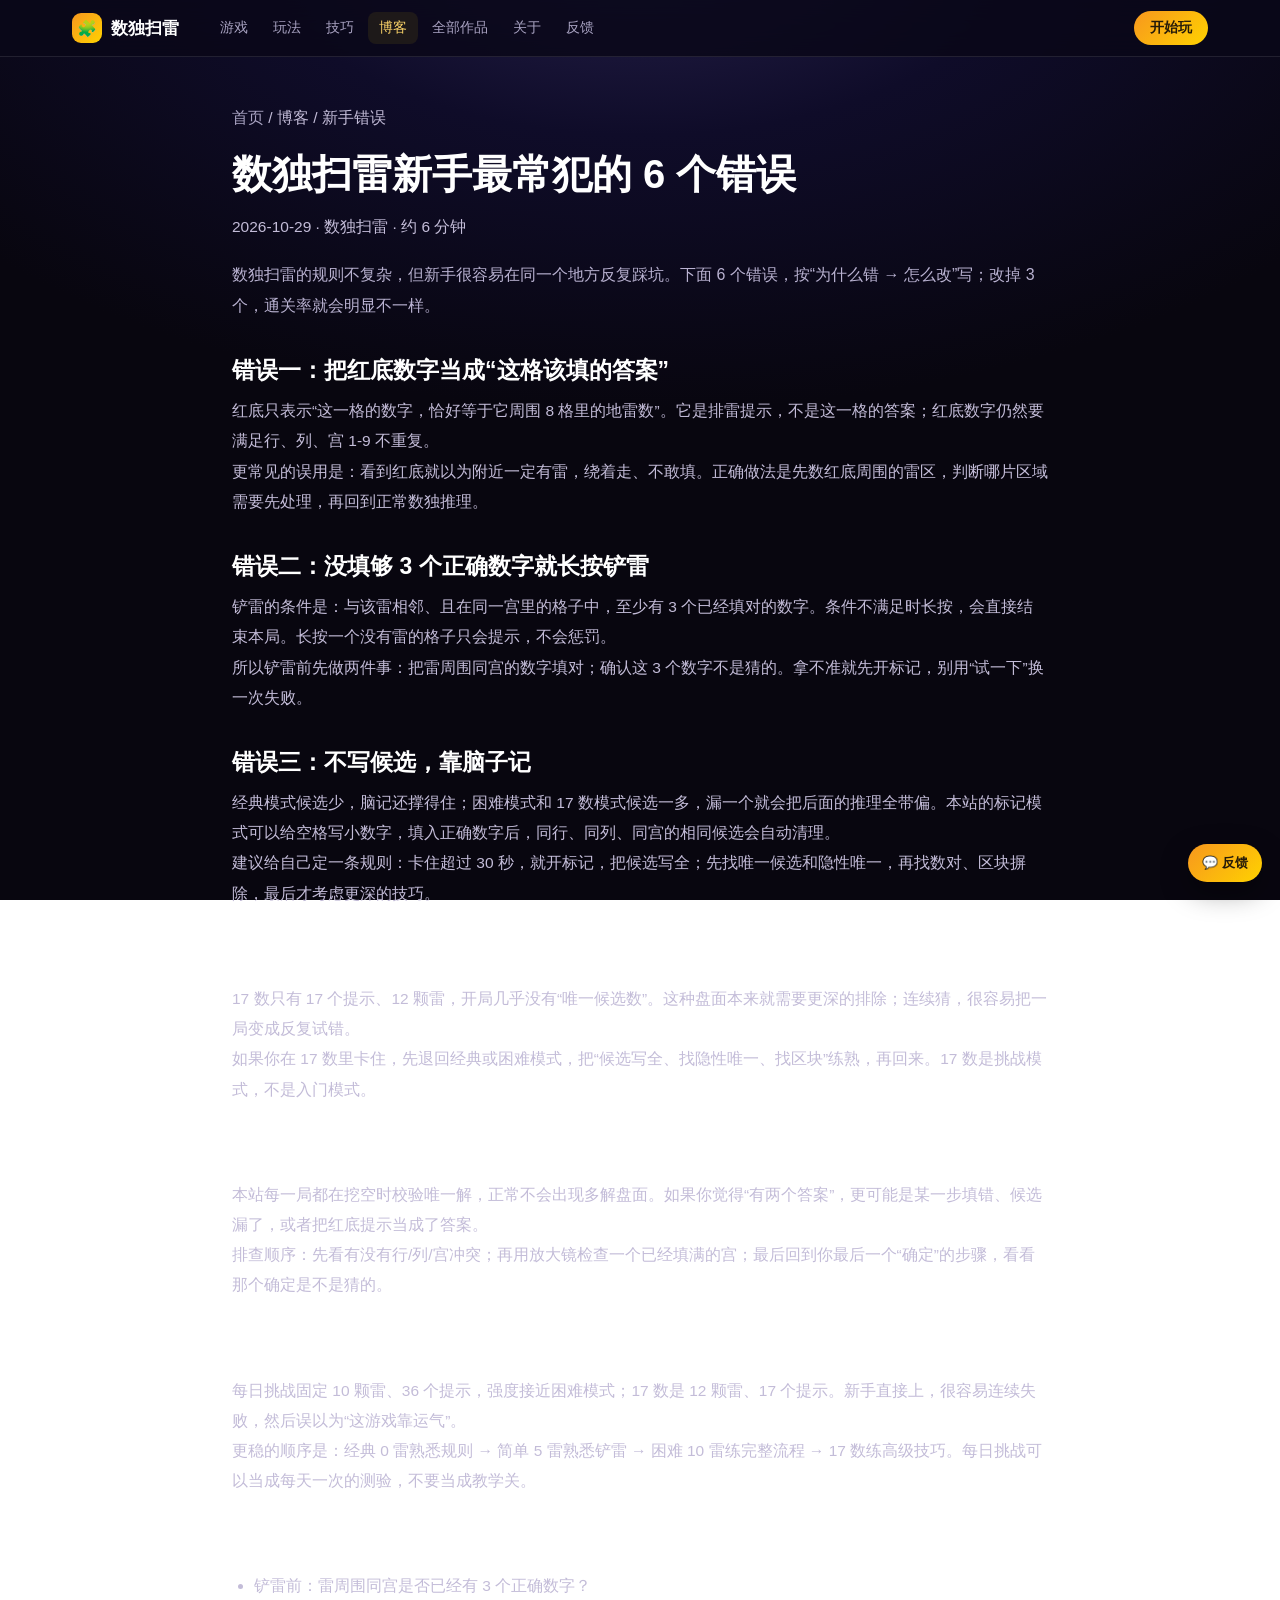
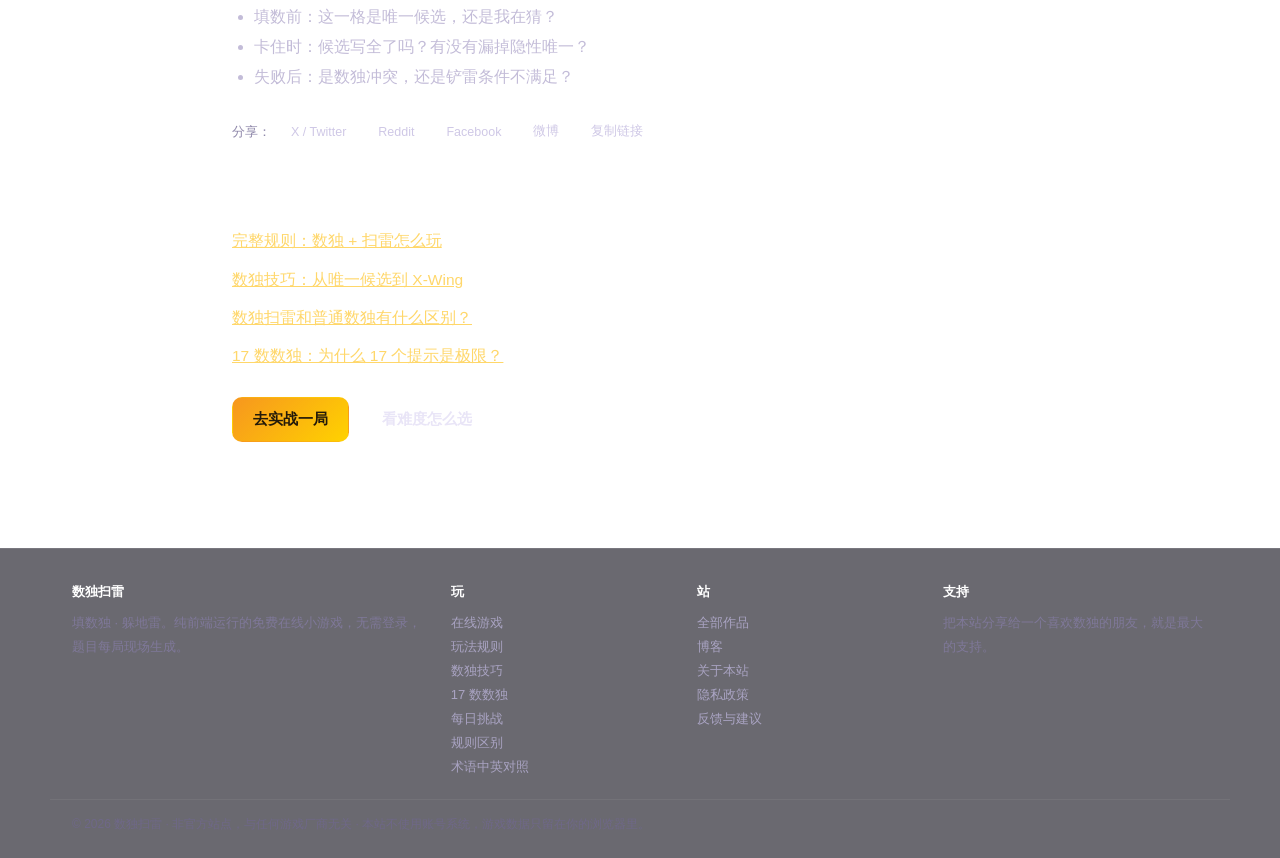
<file: common-mistakes.html>
<!DOCTYPE html>
<html lang="zh-CN" data-lang="zh">
<head>
<meta charset="UTF-8">
<meta name="viewport" content="width=device-width, initial-scale=1.0">
<title>数独扫雷新手最常犯的 6 个错误 | 数独扫雷</title>
<meta name="description" content="红底数字当答案、没填够 3 个就铲雷、不写候选、17 数硬猜……6 个数独扫雷新手常见错误，每个都给修正方法。">
<meta name="robots" content="noindex,follow">
<meta name="google-site-verification" content="fCkfI7h9OU4tstCwhGj9X18s-qxIKQ5c6J4GNo-vES8">
<meta name="msvalidate.01" content="6A747E1B3899C3206CFA20ED4156CDBF">
<link rel="canonical" href="https://vocabfan.online/common-mistakes.html">
<link rel="alternate" type="application/rss+xml" title="数独扫雷博客 RSS" href="https://sudoku.vocabfan.online/feed.xml">
<meta name="theme-color" content="#0f0c29">
<link rel="icon" type="image/svg+xml" href="assets/favicon.svg">
<link rel="icon" type="image/png" sizes="64x64" href="assets/favicon-64.png">
<link rel="apple-touch-icon" sizes="180x180" href="assets/apple-touch-icon.png">
<meta property="og:site_name" content="数独扫雷">
<meta property="og:type" content="article">
<meta property="og:locale" content="zh_CN">
<meta property="og:title" content="数独扫雷新手最常犯的 6 个错误 | 数独扫雷">
<meta property="og:description" content="红底数字当答案、没填够 3 个就铲雷、不写候选、17 数硬猜……6 个数独扫雷新手常见错误，每个都给修正方法。">
<meta property="og:url" content="https://vocabfan.online/common-mistakes.html">
<meta property="og:image" content="https://sudoku.vocabfan.online/assets/og-cover.jpg">
<meta property="og:image:width" content="1200">
<meta property="og:image:height" content="630">
<meta name="twitter:card" content="summary_large_image">
<meta name="twitter:title" content="数独扫雷新手最常犯的 6 个错误 | 数独扫雷">
<meta name="twitter:description" content="红底数字当答案、没填够 3 个就铲雷、不写候选、17 数硬猜……6 个数独扫雷新手常见错误，每个都给修正方法。">
<meta name="twitter:image" content="https://sudoku.vocabfan.online/assets/og-cover.jpg">
<link rel="stylesheet" href="style.css?v=3">
<script type="application/ld+json">{"@context":"https://schema.org","@type":"Article","headline":"数独扫雷新手最常犯的 6 个错误","description":"6 个新手常见错误与修正方法：红底提示、铲雷条件、候选标记、17 数硬猜等。","inLanguage":"zh-CN","datePublished":"2026-10-29","dateModified":"2026-10-29","author":{"@type":"Organization","name":"数独扫雷"},"mainEntityOfPage":"https://sudoku.vocabfan.online/common-mistakes.html"}</script>

</head>
<body>
<header class="site-header">
  <div class="site-header__inner">
    <a class="brand" href="index.html"><span class="brand__mark">🧩</span><span>数独扫雷</span></a>
    <nav class="site-nav" aria-label="主导航">
      <a href="index.html">游戏</a>
      <a href="how-to-play.html">玩法</a>
      <a href="strategies.html">技巧</a>
      <a href="blog.html" class="active" aria-current="page">博客</a>
      <a href="all.html">全部作品</a>
      <a href="about.html">关于</a>
      <a href="feedback.html">反馈</a>
    </nav>
    <a class="header-cta" href="index.html#game">开始玩</a>
  </div>
</header>
<main class="page">
  <p class="crumbs"><a href="index.html">首页</a> / 博客 / 新手错误</p>
  <h1>数独扫雷新手最常犯的 6 个错误</h1>
  <p class="article-meta">2026-10-29 · 数独扫雷 · 约 6 分钟</p>
  <p class="page-lead">数独扫雷的规则不复杂，但新手很容易在同一个地方反复踩坑。下面 6 个错误，按“为什么错 → 怎么改”写；改掉 3 个，通关率就会明显不一样。</p>

  <h2>错误一：把红底数字当成“这格该填的答案”</h2>
  <p>红底只表示“这一格的数字，恰好等于它周围 8 格里的地雷数”。它是排雷提示，不是这一格的答案；红底数字仍然要满足行、列、宫 1-9 不重复。</p>
  <p>更常见的误用是：看到红底就以为附近一定有雷，绕着走、不敢填。正确做法是先数红底周围的雷区，判断哪片区域需要先处理，再回到正常数独推理。</p>

  <h2>错误二：没填够 3 个正确数字就长按铲雷</h2>
  <p>铲雷的条件是：与该雷相邻、且在同一宫里的格子中，至少有 3 个已经填对的数字。条件不满足时长按，会直接结束本局。长按一个没有雷的格子只会提示，不会惩罚。</p>
  <p>所以铲雷前先做两件事：把雷周围同宫的数字填对；确认这 3 个数字不是猜的。拿不准就先开标记，别用“试一下”换一次失败。</p>

  <h2>错误三：不写候选，靠脑子记</h2>
  <p>经典模式候选少，脑记还撑得住；困难模式和 17 数模式候选一多，漏一个就会把后面的推理全带偏。本站的标记模式可以给空格写小数字，填入正确数字后，同行、同列、同宫的相同候选会自动清理。</p>
  <p>建议给自己定一条规则：卡住超过 30 秒，就开标记，把候选写全；先找唯一候选和隐性唯一，再找数对、区块摒除，最后才考虑更深的技巧。</p>

  <div class="ad-slot" data-ad-slot="articleMid"></div>

  <h2>错误四：在 17 数模式里硬猜</h2>
  <p>17 数只有 17 个提示、12 颗雷，开局几乎没有“唯一候选数”。这种盘面本来就需要更深的排除；连续猜，很容易把一局变成反复试错。</p>
  <p>如果你在 17 数里卡住，先退回经典或困难模式，把“候选写全、找隐性唯一、找区块”练熟，再回来。17 数是挑战模式，不是入门模式。</p>

  <h2>错误五：忽略“唯一解”这个前提</h2>
  <p>本站每一局都在挖空时校验唯一解，正常不会出现多解盘面。如果你觉得“有两个答案”，更可能是某一步填错、候选漏了，或者把红底提示当成了答案。</p>
  <p>排查顺序：先看有没有行/列/宫冲突；再用放大镜检查一个已经填满的宫；最后回到你最后一个“确定”的步骤，看看那个确定是不是猜的。</p>

  <h2>错误六：一上来就玩 17 数或每日挑战</h2>
  <p>每日挑战固定 10 颗雷、36 个提示，强度接近困难模式；17 数是 12 颗雷、17 个提示。新手直接上，很容易连续失败，然后误以为“这游戏靠运气”。</p>
  <p>更稳的顺序是：经典 0 雷熟悉规则 → 简单 5 雷熟悉铲雷 → 困难 10 雷练完整流程 → 17 数练高级技巧。每日挑战可以当成每天一次的测验，不要当成教学关。</p>

  <h2>一张 30 秒检查清单</h2>
  <ul>
    <li>铲雷前：雷周围同宫是否已经有 3 个正确数字？</li>
    <li>填数前：这一格是唯一候选，还是我在猜？</li>
    <li>卡住时：候选写全了吗？有没有漏掉隐性唯一？</li>
    <li>失败后：是数独冲突，还是铲雷条件不满足？</li>
  </ul>

  <div class="share">
    <span>分享：</span>
    <a href="https://twitter.com/intent/tweet?text=%E6%95%B0%E7%8B%AC%E6%89%AB%E9%9B%B7%E6%96%B0%E6%89%8B%E6%9C%80%E5%B8%B8%E7%8A%AF%E7%9A%84%206%20%E4%B8%AA%E9%94%99%E8%AF%AF&amp;url=https%3A%2F%2Fsudoku.vocabfan.online%2Fcommon-mistakes.html" target="_blank" rel="noopener">X / Twitter</a>
    <a href="https://www.reddit.com/submit?url=https%3A%2F%2Fsudoku.vocabfan.online%2Fcommon-mistakes.html&amp;title=%E6%95%B0%E7%8B%AC%E6%89%AB%E9%9B%B7%E6%96%B0%E6%89%8B%E6%9C%80%E5%B8%B8%E7%8A%AF%E7%9A%84%206%20%E4%B8%AA%E9%94%99%E8%AF%AF" target="_blank" rel="noopener">Reddit</a>
    <a href="https://www.facebook.com/sharer/sharer.php?u=https%3A%2F%2Fsudoku.vocabfan.online%2Fcommon-mistakes.html" target="_blank" rel="noopener">Facebook</a>
    <a href="https://service.weibo.com/share/share.php?url=https%3A%2F%2Fsudoku.vocabfan.online%2Fcommon-mistakes.html&amp;title=%E6%95%B0%E7%8B%AC%E6%89%AB%E9%9B%B7%E6%96%B0%E6%89%8B%E6%9C%80%E5%B8%B8%E7%8A%AF%E7%9A%84%206%20%E4%B8%AA%E9%94%99%E8%AF%AF" target="_blank" rel="noopener">微博</a>
    <button type="button" class="copy-link" data-url="https://sudoku.vocabfan.online/common-mistakes.html">复制链接</button>
  </div>

  <h2>相关阅读</h2>
  <ul class="related">
    <li><a href="how-to-play.html">完整规则：数独 + 扫雷怎么玩</a></li>
    <li><a href="strategies.html">数独技巧：从唯一候选到 X-Wing</a></li>
    <li><a href="sudoku-minesweeper-difference.html">数独扫雷和普通数独有什么区别？</a></li>
    <li><a href="17-clues.html">17 数数独：为什么 17 个提示是极限？</a></li>
  </ul>

  <div class="ad-slot" data-ad-slot="articleEnd"></div>

  <div class="cta">
    <a class="btn btn--primary" href="index.html#game">去实战一局</a>
    <a class="btn btn--ghost" href="difficulty-guide.html">看难度怎么选</a>
  </div>
</main>
<footer class="site-footer">
  <div class="site-footer__inner">
    <div>
      <h4>数独扫雷</h4>
      <p>填数独 · 躲地雷。纯前端运行的免费在线小游戏，无需登录，题目每局现场生成。</p>
    </div>
    <div>
      <h4>玩</h4>
      <a href="index.html#game">在线游戏</a>
      <a href="how-to-play.html">玩法规则</a>
      <a href="strategies.html">数独技巧</a>
      <a href="17-clues.html">17 数数独</a>
      <a href="daily-sudoku.html">每日挑战</a>
      <a href="sudoku-minesweeper-difference.html">规则区别</a>
      <a href="sudoku-terms.html">术语中英对照</a>
    </div>
    <div>
      <h4>站</h4>
      <a href="all.html">全部作品</a>
      <a href="blog.html">博客</a>
      <a href="about.html">关于本站</a>
      <a href="privacy.html">隐私政策</a>
      <a href="feedback.html">反馈与建议</a>
    </div>
    <div>
      <h4>支持</h4>
      <p>把本站分享给一个喜欢数独的朋友，就是最大的支持。</p>
    </div>
  </div>
  <div class="site-footer__bottom">© 2026 数独扫雷 · 非官方站点，与任何游戏厂商无关 · 本站不使用账号系统，游戏数据只留在你的浏览器里。</div>
</footer>
<a class="feedback-fab" href="feedback.html" aria-label="反馈与建议">💬 反馈</a>
<script>
document.querySelectorAll('.copy-link').forEach(function (btn) {
  btn.addEventListener('click', function () {
    var url = btn.getAttribute('data-url');
    function done() {
      btn.textContent = '已复制';
      setTimeout(function () { btn.textContent = '复制链接'; }, 1500);
    }
    function fallback() {
      var ta = document.createElement('textarea');
      ta.value = url;
      document.body.appendChild(ta);
      ta.select();
      try { document.execCommand('copy'); done(); } catch (e) {}
      document.body.removeChild(ta);
    }
    if (navigator.clipboard && navigator.clipboard.writeText) {
      navigator.clipboard.writeText(url).then(done, fallback);
    } else fallback();
  });
});
</script>
</body>
</html>
</file>
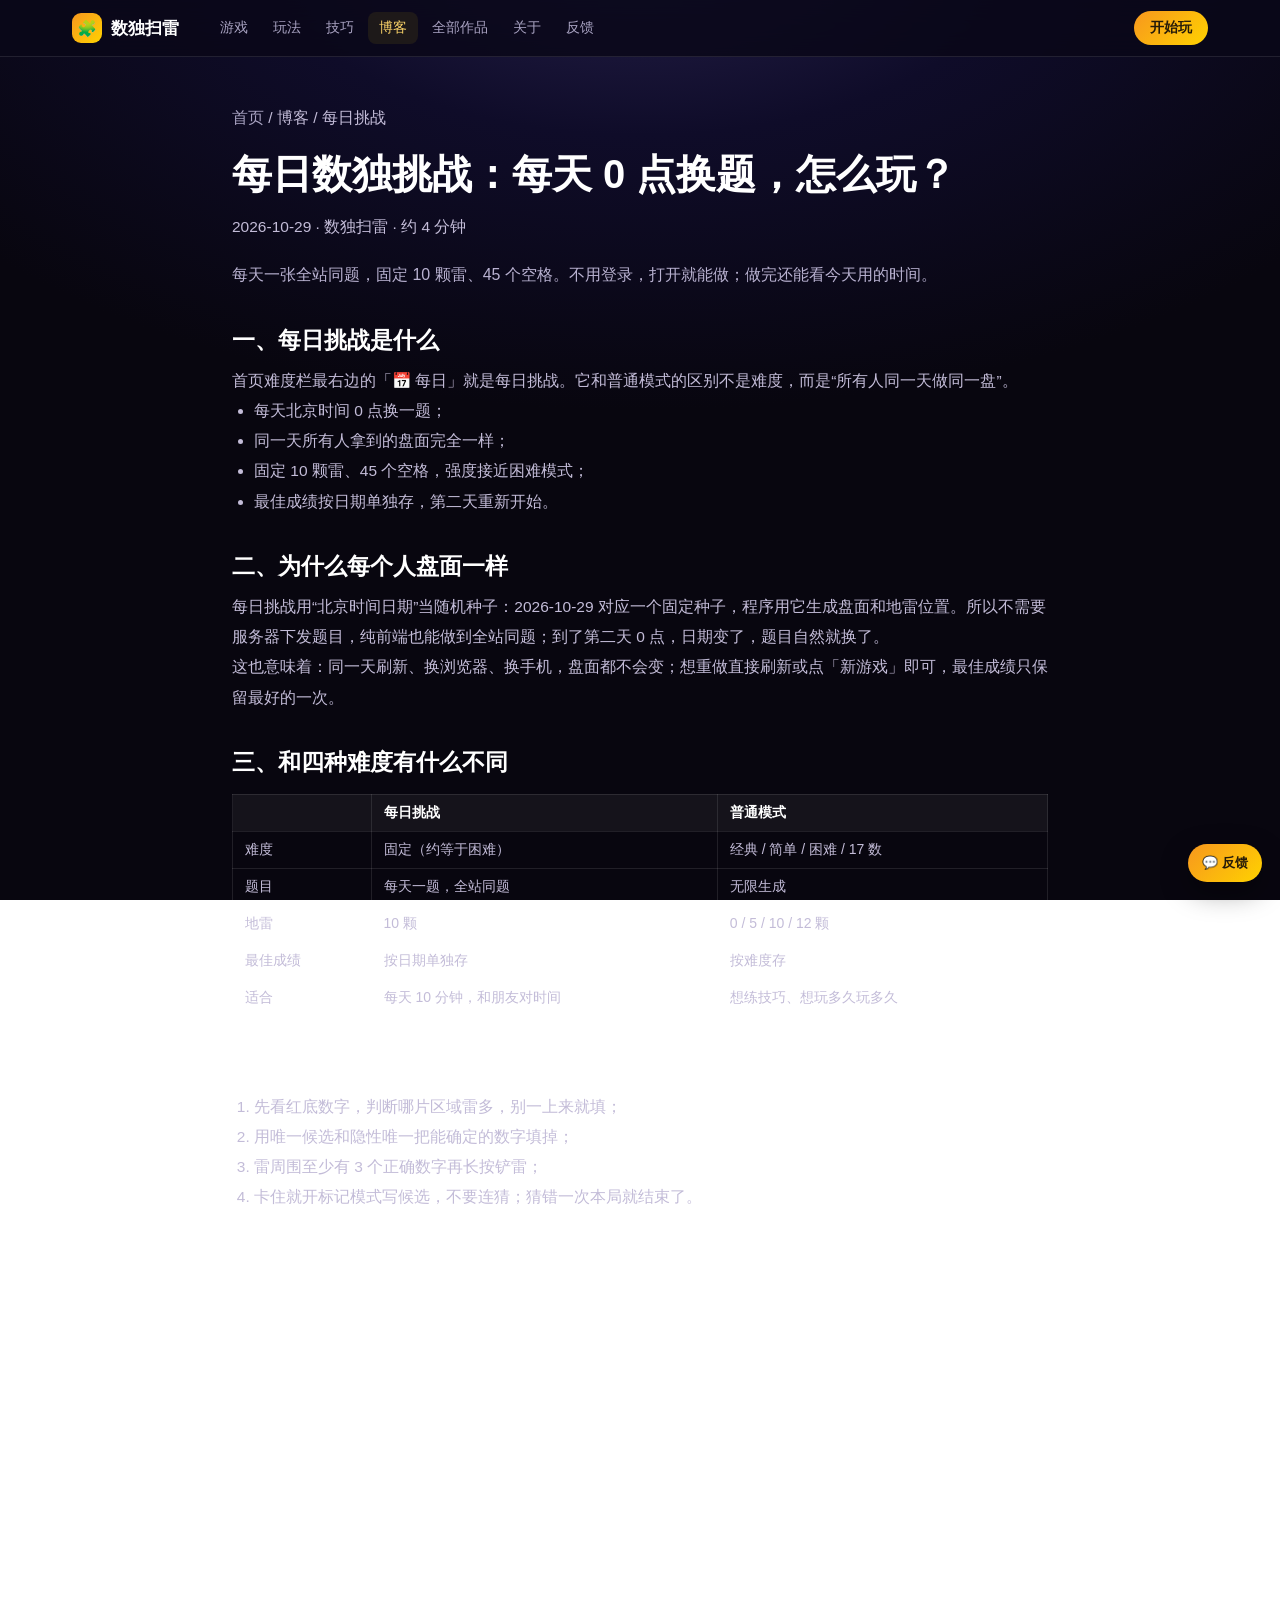
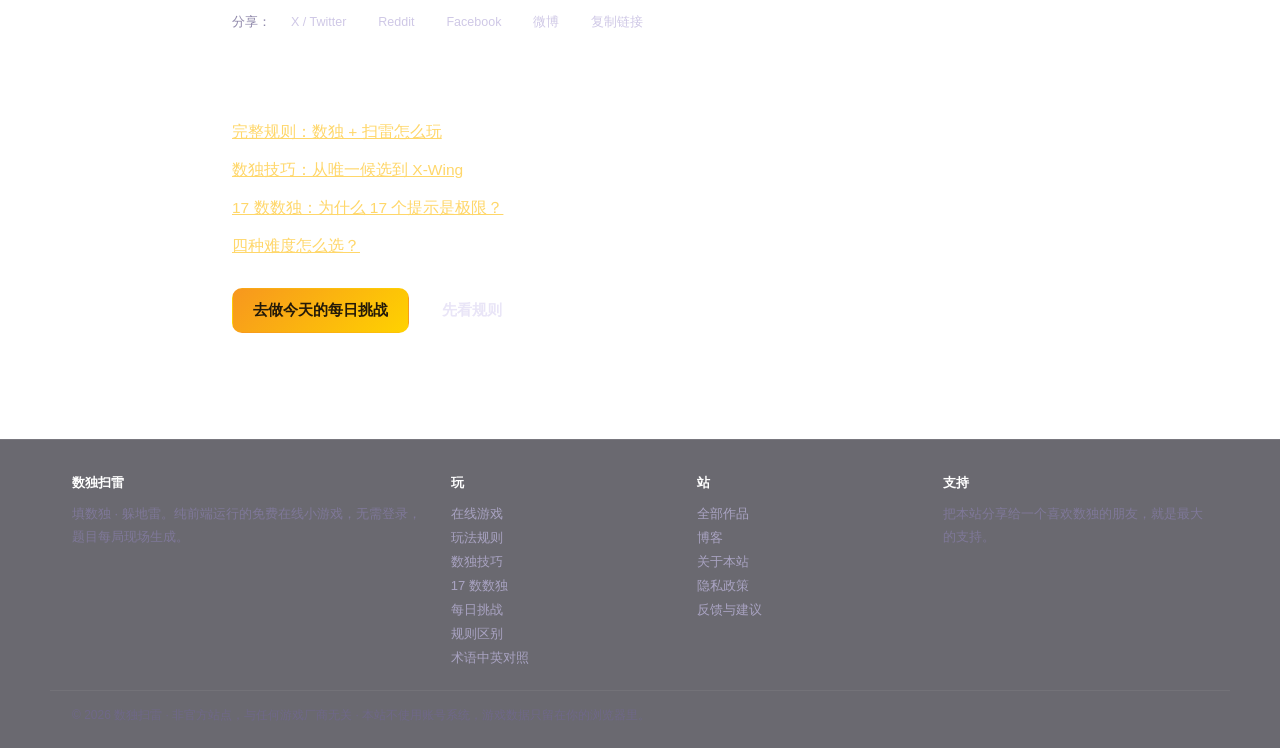
<file: daily-sudoku.html>
<!DOCTYPE html>
<html lang="zh-CN" data-lang="zh">
<head>
<meta charset="UTF-8">
<meta name="viewport" content="width=device-width, initial-scale=1.0">
<title>每日数独挑战：每天 0 点换题，怎么玩？| 数独扫雷</title>
<meta name="description" content="每日数独挑战怎么玩：按北京时间每天 0 点换题，全站同题，固定 10 颗雷、45 个空格；讲清规则、最佳成绩和每天 10 分钟的玩法。">
<meta name="robots" content="noindex,follow">
<meta name="google-site-verification" content="fCkfI7h9OU4tstCwhGj9X18s-qxIKQ5c6J4GNo-vES8">
<meta name="msvalidate.01" content="6A747E1B3899C3206CFA20ED4156CDBF">
<link rel="canonical" href="https://vocabfan.online/daily-sudoku.html">
<link rel="alternate" type="application/rss+xml" title="数独扫雷博客 RSS" href="https://sudoku.vocabfan.online/feed.xml">
<meta name="theme-color" content="#0f0c29">
<link rel="icon" type="image/svg+xml" href="assets/favicon.svg">
<link rel="icon" type="image/png" sizes="64x64" href="assets/favicon-64.png">
<link rel="apple-touch-icon" sizes="180x180" href="assets/apple-touch-icon.png">
<meta property="og:site_name" content="数独扫雷">
<meta property="og:type" content="article">
<meta property="og:locale" content="zh_CN">
<meta property="og:title" content="每日数独挑战：每天 0 点换题，怎么玩？| 数独扫雷">
<meta property="og:description" content="每日数独挑战怎么玩：按北京时间每天 0 点换题，全站同题，固定 10 颗雷、45 个空格；讲清规则、最佳成绩和每天 10 分钟的玩法。">
<meta property="og:url" content="https://vocabfan.online/daily-sudoku.html">
<meta property="og:image" content="https://sudoku.vocabfan.online/assets/og-cover.jpg">
<meta property="og:image:width" content="1200">
<meta property="og:image:height" content="630">
<meta name="twitter:card" content="summary_large_image">
<meta name="twitter:title" content="每日数独挑战：每天 0 点换题，怎么玩？| 数独扫雷">
<meta name="twitter:description" content="每日数独挑战怎么玩：按北京时间每天 0 点换题，全站同题，固定 10 颗雷、45 个空格；讲清规则、最佳成绩和每天 10 分钟的玩法。">
<meta name="twitter:image" content="https://sudoku.vocabfan.online/assets/og-cover.jpg">
<link rel="stylesheet" href="style.css?v=3">
<script type="application/ld+json">{"@context":"https://schema.org","@type":"Article","headline":"每日数独挑战：每天 0 点换题，怎么玩？","description":"每日挑战的换题时间、全站同题原理、最佳成绩和玩法建议。","inLanguage":"zh-CN","datePublished":"2026-10-29","dateModified":"2026-10-29","author":{"@type":"Organization","name":"数独扫雷"},"mainEntityOfPage":"https://sudoku.vocabfan.online/daily-sudoku.html"}</script>

</head>
<body>
<header class="site-header">
  <div class="site-header__inner">
    <a class="brand" href="index.html"><span class="brand__mark">🧩</span><span>数独扫雷</span></a>
    <nav class="site-nav" aria-label="主导航">
      <a href="index.html">游戏</a>
      <a href="how-to-play.html">玩法</a>
      <a href="strategies.html">技巧</a>
      <a href="blog.html" class="active" aria-current="page">博客</a>
      <a href="all.html">全部作品</a>
      <a href="about.html">关于</a>
      <a href="feedback.html">反馈</a>
    </nav>
    <a class="header-cta" href="index.html#game">开始玩</a>
  </div>
</header>
<main class="page">
  <p class="crumbs"><a href="index.html">首页</a> / 博客 / 每日挑战</p>
  <h1>每日数独挑战：每天 0 点换题，怎么玩？</h1>
  <p class="article-meta">2026-10-29 · 数独扫雷 · 约 4 分钟</p>
  <p class="page-lead">每天一张全站同题，固定 10 颗雷、45 个空格。不用登录，打开就能做；做完还能看今天用的时间。</p>

  <h2>一、每日挑战是什么</h2>
  <p>首页难度栏最右边的「📅 每日」就是每日挑战。它和普通模式的区别不是难度，而是“所有人同一天做同一盘”。</p>
  <ul>
    <li>每天北京时间 0 点换一题；</li>
    <li>同一天所有人拿到的盘面完全一样；</li>
    <li>固定 10 颗雷、45 个空格，强度接近困难模式；</li>
    <li>最佳成绩按日期单独存，第二天重新开始。</li>
  </ul>

  <h2>二、为什么每个人盘面一样</h2>
  <p>每日挑战用“北京时间日期”当随机种子：2026-10-29 对应一个固定种子，程序用它生成盘面和地雷位置。所以不需要服务器下发题目，纯前端也能做到全站同题；到了第二天 0 点，日期变了，题目自然就换了。</p>
  <p>这也意味着：同一天刷新、换浏览器、换手机，盘面都不会变；想重做直接刷新或点「新游戏」即可，最佳成绩只保留最好的一次。</p>

  <h2>三、和四种难度有什么不同</h2>
  <table>
    <thead><tr><th></th><th>每日挑战</th><th>普通模式</th></tr></thead>
    <tbody>
      <tr><td>难度</td><td>固定（约等于困难）</td><td>经典 / 简单 / 困难 / 17 数</td></tr>
      <tr><td>题目</td><td>每天一题，全站同题</td><td>无限生成</td></tr>
      <tr><td>地雷</td><td>10 颗</td><td>0 / 5 / 10 / 12 颗</td></tr>
      <tr><td>最佳成绩</td><td>按日期单独存</td><td>按难度存</td></tr>
      <tr><td>适合</td><td>每天 10 分钟，和朋友对时间</td><td>想练技巧、想玩多久玩多久</td></tr>
    </tbody>
  </table>

  <div class="ad-slot" data-ad-slot="articleMid"></div>

  <h2>四、每天 10 分钟怎么玩</h2>
  <ol>
    <li>先看红底数字，判断哪片区域雷多，别一上来就填；</li>
    <li>用唯一候选和隐性唯一把能确定的数字填掉；</li>
    <li>雷周围至少有 3 个正确数字再长按铲雷；</li>
    <li>卡住就开标记模式写候选，不要连猜；猜错一次本局就结束了。</li>
  </ol>

  <h2>五、常见问题</h2>
  <details><summary>刷新会换题吗？</summary><p>不会。同一天种子不变，刷新后还是同一盘；第二天 0 点后才换。</p></details>
  <details><summary>0 点还没做完怎么办？</summary><p>页面不会自动换题；刷新或重新开局后，新一局会按新日期出题。昨天的盘面不会保留，建议当天做完。</p></details>
  <details><summary>时区怎么算？</summary><p>按北京时间（UTC+8）换题，不管你在哪个时区，全站都是同一时间换。</p></details>
  <details><summary>最佳成绩存在哪？</summary><p>只存在你的浏览器本地（localStorage），按日期分开；换设备不会同步，清缓存会清空。</p></details>
  <details><summary>每日挑战有几条命？</summary><p>和普通模式一样，填到雷或铲雷失败就结束本局；可以重新开始同一天的题。</p></details>

  <div class="share">
    <span>分享：</span>
    <a href="https://twitter.com/intent/tweet?text=%E6%AF%8F%E6%97%A5%E6%95%B0%E7%8B%AC%E6%8C%91%E6%88%98%EF%BC%9A%E6%AF%8F%E5%A4%A9%200%20%E7%82%B9%E6%8D%A2%E9%A2%98%EF%BC%8C%E6%80%8E%E4%B9%88%E7%8E%A9%EF%BC%9F&amp;url=https%3A%2F%2Fsudoku.vocabfan.online%2Fdaily-sudoku.html" target="_blank" rel="noopener">X / Twitter</a>
    <a href="https://www.reddit.com/submit?url=https%3A%2F%2Fsudoku.vocabfan.online%2Fdaily-sudoku.html&amp;title=%E6%AF%8F%E6%97%A5%E6%95%B0%E7%8B%AC%E6%8C%91%E6%88%98%EF%BC%9A%E6%AF%8F%E5%A4%A9%200%20%E7%82%B9%E6%8D%A2%E9%A2%98%EF%BC%8C%E6%80%8E%E4%B9%88%E7%8E%A9%EF%BC%9F" target="_blank" rel="noopener">Reddit</a>
    <a href="https://www.facebook.com/sharer/sharer.php?u=https%3A%2F%2Fsudoku.vocabfan.online%2Fdaily-sudoku.html" target="_blank" rel="noopener">Facebook</a>
    <a href="https://service.weibo.com/share/share.php?url=https%3A%2F%2Fsudoku.vocabfan.online%2Fdaily-sudoku.html&amp;title=%E6%AF%8F%E6%97%A5%E6%95%B0%E7%8B%AC%E6%8C%91%E6%88%98%EF%BC%9A%E6%AF%8F%E5%A4%A9%200%20%E7%82%B9%E6%8D%A2%E9%A2%98%EF%BC%8C%E6%80%8E%E4%B9%88%E7%8E%A9%EF%BC%9F" target="_blank" rel="noopener">微博</a>
    <button type="button" class="copy-link" data-url="https://sudoku.vocabfan.online/daily-sudoku.html">复制链接</button>
  </div>

  <h2>相关阅读</h2>
  <ul class="related">
    <li><a href="how-to-play.html">完整规则：数独 + 扫雷怎么玩</a></li>
    <li><a href="strategies.html">数独技巧：从唯一候选到 X-Wing</a></li>
    <li><a href="17-clues.html">17 数数独：为什么 17 个提示是极限？</a></li>
    <li><a href="difficulty-guide.html">四种难度怎么选？</a></li>
  </ul>

  <div class="ad-slot" data-ad-slot="articleEnd"></div>

  <div class="cta">
    <a class="btn btn--primary" href="index.html#game">去做今天的每日挑战</a>
    <a class="btn btn--ghost" href="how-to-play.html">先看规则</a>
  </div>
</main>
<footer class="site-footer">
  <div class="site-footer__inner">
    <div>
      <h4>数独扫雷</h4>
      <p>填数独 · 躲地雷。纯前端运行的免费在线小游戏，无需登录，题目每局现场生成。</p>
    </div>
    <div>
      <h4>玩</h4>
      <a href="index.html#game">在线游戏</a>
      <a href="how-to-play.html">玩法规则</a>
      <a href="strategies.html">数独技巧</a>
      <a href="17-clues.html">17 数数独</a>
      <a href="daily-sudoku.html">每日挑战</a>
      <a href="sudoku-minesweeper-difference.html">规则区别</a>
      <a href="sudoku-terms.html">术语中英对照</a>
    </div>
    <div>
      <h4>站</h4>
      <a href="all.html">全部作品</a>
      <a href="blog.html">博客</a>
      <a href="about.html">关于本站</a>
      <a href="privacy.html">隐私政策</a>
      <a href="feedback.html">反馈与建议</a>
    </div>
    <div>
      <h4>支持</h4>
      <p>把本站分享给一个喜欢数独的朋友，就是最大的支持。</p>
    </div>
  </div>
  <div class="site-footer__bottom">© 2026 数独扫雷 · 非官方站点，与任何游戏厂商无关 · 本站不使用账号系统，游戏数据只留在你的浏览器里。</div>
</footer>
<a class="feedback-fab" href="feedback.html" aria-label="反馈与建议">💬 反馈</a>
<script>
document.querySelectorAll('.copy-link').forEach(function (btn) {
  btn.addEventListener('click', function () {
    var url = btn.getAttribute('data-url');
    function done() {
      btn.textContent = '已复制';
      setTimeout(function () { btn.textContent = '复制链接'; }, 1500);
    }
    function fallback() {
      var ta = document.createElement('textarea');
      ta.value = url;
      document.body.appendChild(ta);
      ta.select();
      try { document.execCommand('copy'); done(); } catch (e) {}
      document.body.removeChild(ta);
    }
    if (navigator.clipboard && navigator.clipboard.writeText) {
      navigator.clipboard.writeText(url).then(done, fallback);
    } else fallback();
  });
});
</script>
</body>
</html>
</file>
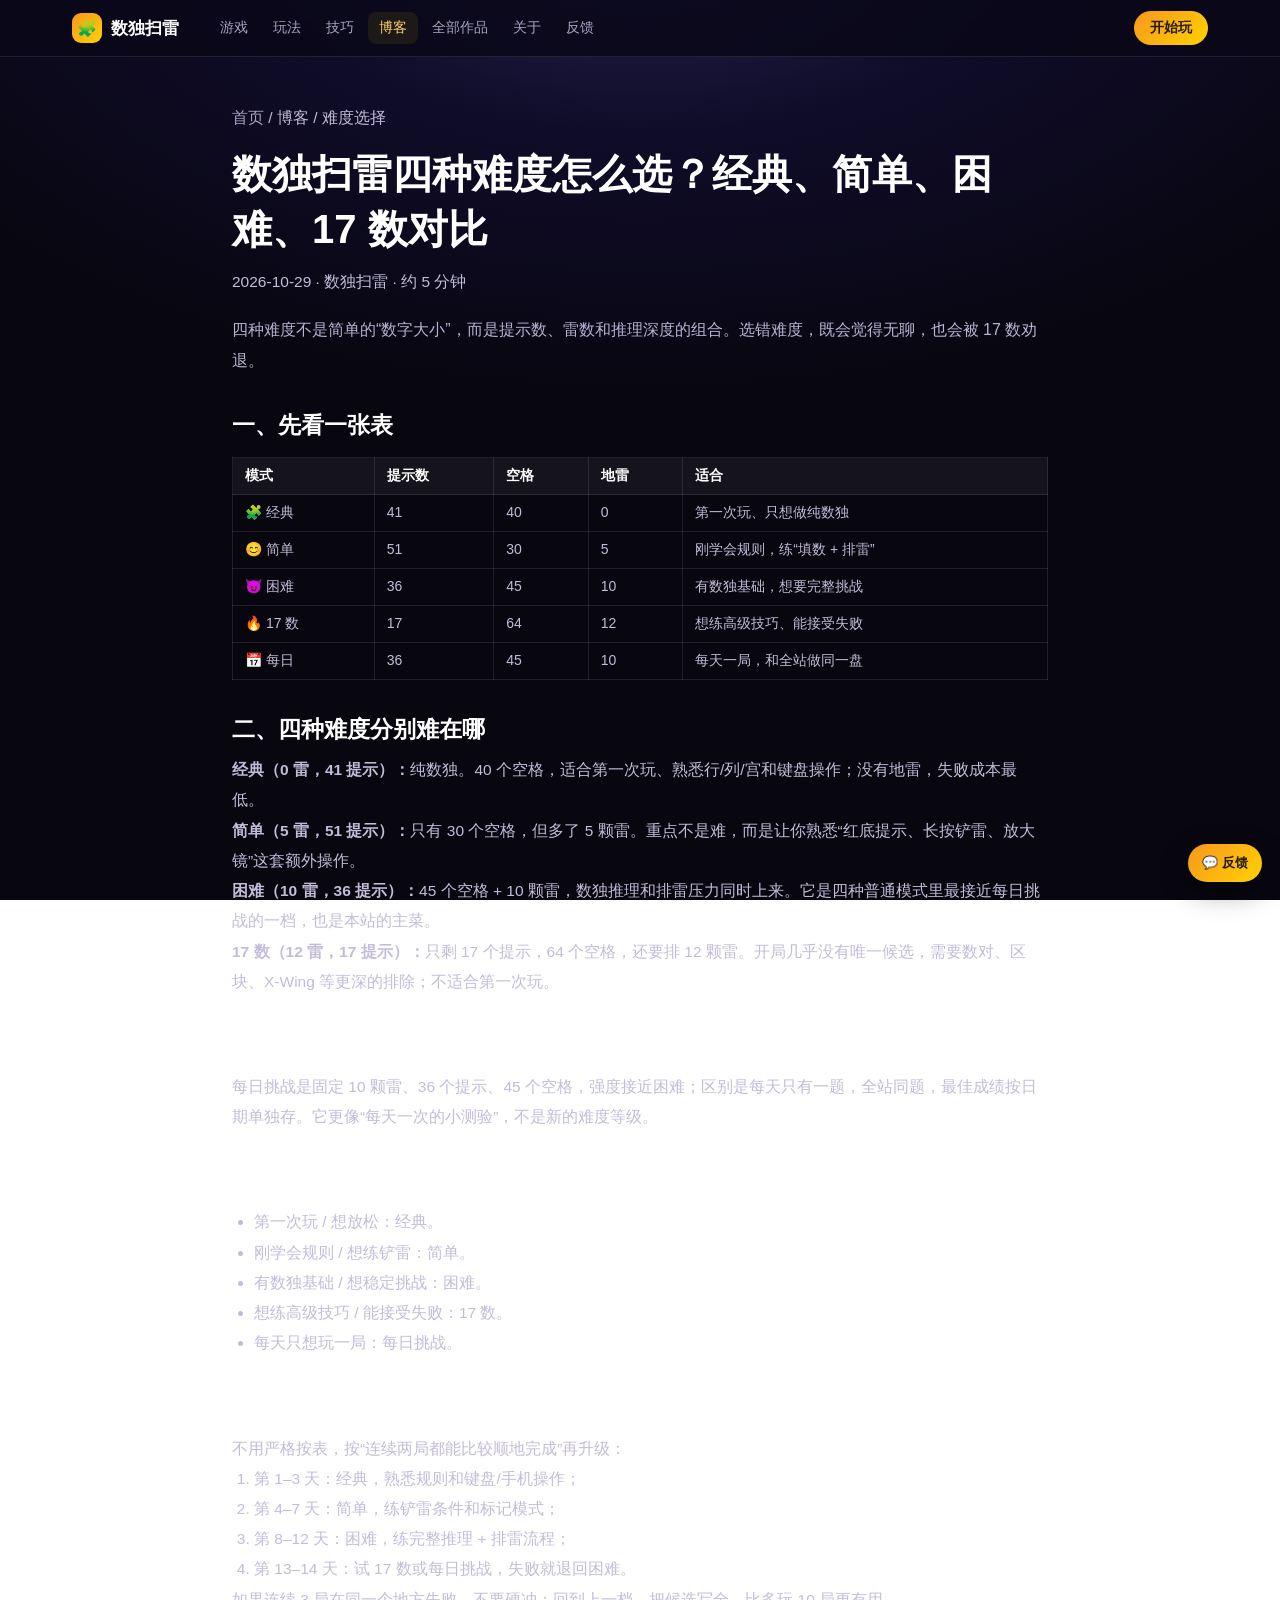
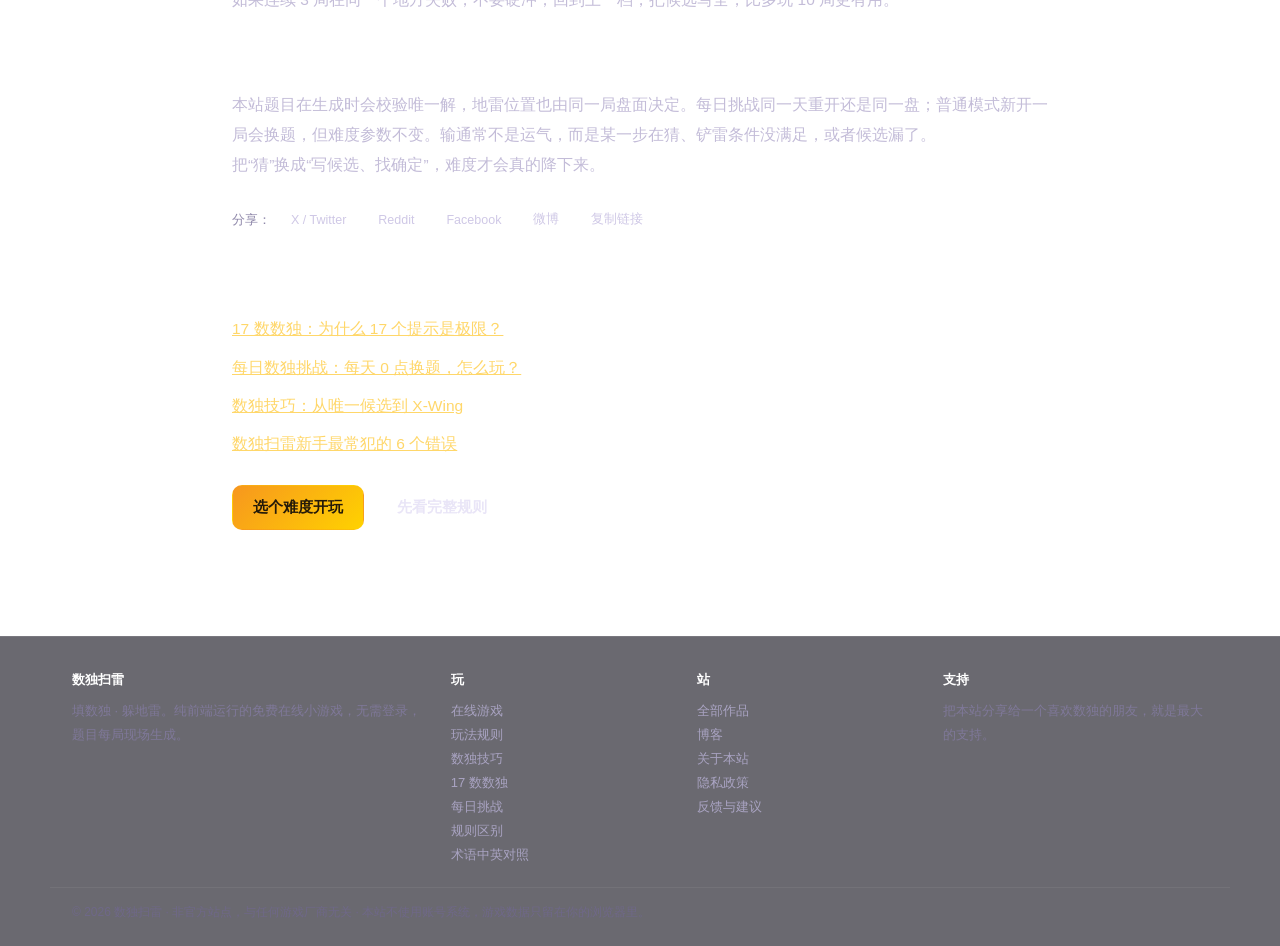
<file: difficulty-guide.html>
<!DOCTYPE html>
<html lang="zh-CN" data-lang="zh">
<head>
<meta charset="UTF-8">
<meta name="viewport" content="width=device-width, initial-scale=1.0">
<title>数独扫雷四种难度怎么选？经典、简单、困难、17 数对比 | 数独扫雷</title>
<meta name="description" content="用提示数、空格、地雷和适合人群对比数独扫雷的经典、简单、困难、17 数与每日挑战，附两周进阶建议。">
<meta name="robots" content="noindex,follow">
<meta name="google-site-verification" content="fCkfI7h9OU4tstCwhGj9X18s-qxIKQ5c6J4GNo-vES8">
<meta name="msvalidate.01" content="6A747E1B3899C3206CFA20ED4156CDBF">
<link rel="canonical" href="https://vocabfan.online/difficulty-guide.html">
<link rel="alternate" type="application/rss+xml" title="数独扫雷博客 RSS" href="https://sudoku.vocabfan.online/feed.xml">
<meta name="theme-color" content="#0f0c29">
<link rel="icon" type="image/svg+xml" href="assets/favicon.svg">
<link rel="icon" type="image/png" sizes="64x64" href="assets/favicon-64.png">
<link rel="apple-touch-icon" sizes="180x180" href="assets/apple-touch-icon.png">
<meta property="og:site_name" content="数独扫雷">
<meta property="og:type" content="article">
<meta property="og:locale" content="zh_CN">
<meta property="og:title" content="数独扫雷四种难度怎么选？经典、简单、困难、17 数对比 | 数独扫雷">
<meta property="og:description" content="用提示数、空格、地雷和适合人群对比数独扫雷的经典、简单、困难、17 数与每日挑战，附两周进阶建议。">
<meta property="og:url" content="https://vocabfan.online/difficulty-guide.html">
<meta property="og:image" content="https://sudoku.vocabfan.online/assets/og-cover.jpg">
<meta property="og:image:width" content="1200">
<meta property="og:image:height" content="630">
<meta name="twitter:card" content="summary_large_image">
<meta name="twitter:title" content="数独扫雷四种难度怎么选？经典、简单、困难、17 数对比 | 数独扫雷">
<meta name="twitter:description" content="用提示数、空格、地雷和适合人群对比数独扫雷的经典、简单、困难、17 数与每日挑战，附两周进阶建议。">
<meta name="twitter:image" content="https://sudoku.vocabfan.online/assets/og-cover.jpg">
<link rel="stylesheet" href="style.css?v=3">
<script type="application/ld+json">{"@context":"https://schema.org","@type":"Article","headline":"数独扫雷四种难度怎么选？经典、简单、困难、17 数对比","description":"四种难度的提示数、空格、地雷和适合人群对比，附每日挑战定位与进阶路线。","inLanguage":"zh-CN","datePublished":"2026-10-29","dateModified":"2026-10-29","author":{"@type":"Organization","name":"数独扫雷"},"mainEntityOfPage":"https://sudoku.vocabfan.online/difficulty-guide.html"}</script>

</head>
<body>
<header class="site-header">
  <div class="site-header__inner">
    <a class="brand" href="index.html"><span class="brand__mark">🧩</span><span>数独扫雷</span></a>
    <nav class="site-nav" aria-label="主导航">
      <a href="index.html">游戏</a>
      <a href="how-to-play.html">玩法</a>
      <a href="strategies.html">技巧</a>
      <a href="blog.html" class="active" aria-current="page">博客</a>
      <a href="all.html">全部作品</a>
      <a href="about.html">关于</a>
      <a href="feedback.html">反馈</a>
    </nav>
    <a class="header-cta" href="index.html#game">开始玩</a>
  </div>
</header>
<main class="page">
  <p class="crumbs"><a href="index.html">首页</a> / 博客 / 难度选择</p>
  <h1>数独扫雷四种难度怎么选？经典、简单、困难、17 数对比</h1>
  <p class="article-meta">2026-10-29 · 数独扫雷 · 约 5 分钟</p>
  <p class="page-lead">四种难度不是简单的“数字大小”，而是提示数、雷数和推理深度的组合。选错难度，既会觉得无聊，也会被 17 数劝退。</p>

  <h2>一、先看一张表</h2>
  <table>
    <thead><tr><th>模式</th><th>提示数</th><th>空格</th><th>地雷</th><th>适合</th></tr></thead>
    <tbody>
      <tr><td>🧩 经典</td><td>41</td><td>40</td><td>0</td><td>第一次玩、只想做纯数独</td></tr>
      <tr><td>😊 简单</td><td>51</td><td>30</td><td>5</td><td>刚学会规则，练“填数 + 排雷”</td></tr>
      <tr><td>😈 困难</td><td>36</td><td>45</td><td>10</td><td>有数独基础，想要完整挑战</td></tr>
      <tr><td>🔥 17 数</td><td>17</td><td>64</td><td>12</td><td>想练高级技巧、能接受失败</td></tr>
      <tr><td>📅 每日</td><td>36</td><td>45</td><td>10</td><td>每天一局，和全站做同一盘</td></tr>
    </tbody>
  </table>

  <h2>二、四种难度分别难在哪</h2>
  <p><strong>经典（0 雷，41 提示）：</strong>纯数独。40 个空格，适合第一次玩、熟悉行/列/宫和键盘操作；没有地雷，失败成本最低。</p>
  <p><strong>简单（5 雷，51 提示）：</strong>只有 30 个空格，但多了 5 颗雷。重点不是难，而是让你熟悉“红底提示、长按铲雷、放大镜”这套额外操作。</p>
  <p><strong>困难（10 雷，36 提示）：</strong>45 个空格 + 10 颗雷，数独推理和排雷压力同时上来。它是四种普通模式里最接近每日挑战的一档，也是本站的主菜。</p>
  <p><strong>17 数（12 雷，17 提示）：</strong>只剩 17 个提示，64 个空格，还要排 12 颗雷。开局几乎没有唯一候选，需要数对、区块、X-Wing 等更深的排除；不适合第一次玩。</p>

  <h2>三、每日挑战放在哪</h2>
  <p>每日挑战是固定 10 颗雷、36 个提示、45 个空格，强度接近困难；区别是每天只有一题，全站同题，最佳成绩按日期单独存。它更像“每天一次的小测验”，不是新的难度等级。</p>

  <div class="ad-slot" data-ad-slot="articleMid"></div>

  <h2>四、按目标选：5 条路线</h2>
  <ul>
    <li>第一次玩 / 想放松：经典。</li>
    <li>刚学会规则 / 想练铲雷：简单。</li>
    <li>有数独基础 / 想稳定挑战：困难。</li>
    <li>想练高级技巧 / 能接受失败：17 数。</li>
    <li>每天只想玩一局：每日挑战。</li>
  </ul>

  <h2>五、两周进阶建议</h2>
  <p>不用严格按表，按“连续两局都能比较顺地完成”再升级：</p>
  <ol>
    <li>第 1–3 天：经典，熟悉规则和键盘/手机操作；</li>
    <li>第 4–7 天：简单，练铲雷条件和标记模式；</li>
    <li>第 8–12 天：困难，练完整推理 + 排雷流程；</li>
    <li>第 13–14 天：试 17 数或每日挑战，失败就退回困难。</li>
  </ol>
  <p>如果连续 3 局在同一个地方失败，不要硬冲；回到上一档，把候选写全，比多玩 10 局更有用。</p>

  <h2>六、难度不是“运气”</h2>
  <p>本站题目在生成时会校验唯一解，地雷位置也由同一局盘面决定。每日挑战同一天重开还是同一盘；普通模式新开一局会换题，但难度参数不变。输通常不是运气，而是某一步在猜、铲雷条件没满足，或者候选漏了。</p>
  <p>把“猜”换成“写候选、找确定”，难度才会真的降下来。</p>

  <div class="share">
    <span>分享：</span>
    <a href="https://twitter.com/intent/tweet?text=%E6%95%B0%E7%8B%AC%E6%89%AB%E9%9B%B7%E5%9B%9B%E7%A7%8D%E9%9A%BE%E5%BA%A6%E6%80%8E%E4%B9%88%E9%80%89%EF%BC%9F%E7%BB%8F%E5%85%B8%E3%80%81%E7%AE%80%E5%8D%95%E3%80%81%E5%9B%B0%E9%9A%BE%E3%80%8117%20%E6%95%B0%E5%AF%B9%E6%AF%94&amp;url=https%3A%2F%2Fsudoku.vocabfan.online%2Fdifficulty-guide.html" target="_blank" rel="noopener">X / Twitter</a>
    <a href="https://www.reddit.com/submit?url=https%3A%2F%2Fsudoku.vocabfan.online%2Fdifficulty-guide.html&amp;title=%E6%95%B0%E7%8B%AC%E6%89%AB%E9%9B%B7%E5%9B%9B%E7%A7%8D%E9%9A%BE%E5%BA%A6%E6%80%8E%E4%B9%88%E9%80%89%EF%BC%9F%E7%BB%8F%E5%85%B8%E3%80%81%E7%AE%80%E5%8D%95%E3%80%81%E5%9B%B0%E9%9A%BE%E3%80%8117%20%E6%95%B0%E5%AF%B9%E6%AF%94" target="_blank" rel="noopener">Reddit</a>
    <a href="https://www.facebook.com/sharer/sharer.php?u=https%3A%2F%2Fsudoku.vocabfan.online%2Fdifficulty-guide.html" target="_blank" rel="noopener">Facebook</a>
    <a href="https://service.weibo.com/share/share.php?url=https%3A%2F%2Fsudoku.vocabfan.online%2Fdifficulty-guide.html&amp;title=%E6%95%B0%E7%8B%AC%E6%89%AB%E9%9B%B7%E5%9B%9B%E7%A7%8D%E9%9A%BE%E5%BA%A6%E6%80%8E%E4%B9%88%E9%80%89%EF%BC%9F%E7%BB%8F%E5%85%B8%E3%80%81%E7%AE%80%E5%8D%95%E3%80%81%E5%9B%B0%E9%9A%BE%E3%80%8117%20%E6%95%B0%E5%AF%B9%E6%AF%94" target="_blank" rel="noopener">微博</a>
    <button type="button" class="copy-link" data-url="https://sudoku.vocabfan.online/difficulty-guide.html">复制链接</button>
  </div>

  <h2>相关阅读</h2>
  <ul class="related">
    <li><a href="17-clues.html">17 数数独：为什么 17 个提示是极限？</a></li>
    <li><a href="daily-sudoku.html">每日数独挑战：每天 0 点换题，怎么玩？</a></li>
    <li><a href="strategies.html">数独技巧：从唯一候选到 X-Wing</a></li>
    <li><a href="common-mistakes.html">数独扫雷新手最常犯的 6 个错误</a></li>
  </ul>

  <div class="ad-slot" data-ad-slot="articleEnd"></div>

  <div class="cta">
    <a class="btn btn--primary" href="index.html#game">选个难度开玩</a>
    <a class="btn btn--ghost" href="how-to-play.html">先看完整规则</a>
  </div>
</main>
<footer class="site-footer">
  <div class="site-footer__inner">
    <div>
      <h4>数独扫雷</h4>
      <p>填数独 · 躲地雷。纯前端运行的免费在线小游戏，无需登录，题目每局现场生成。</p>
    </div>
    <div>
      <h4>玩</h4>
      <a href="index.html#game">在线游戏</a>
      <a href="how-to-play.html">玩法规则</a>
      <a href="strategies.html">数独技巧</a>
      <a href="17-clues.html">17 数数独</a>
      <a href="daily-sudoku.html">每日挑战</a>
      <a href="sudoku-minesweeper-difference.html">规则区别</a>
      <a href="sudoku-terms.html">术语中英对照</a>
    </div>
    <div>
      <h4>站</h4>
      <a href="all.html">全部作品</a>
      <a href="blog.html">博客</a>
      <a href="about.html">关于本站</a>
      <a href="privacy.html">隐私政策</a>
      <a href="feedback.html">反馈与建议</a>
    </div>
    <div>
      <h4>支持</h4>
      <p>把本站分享给一个喜欢数独的朋友，就是最大的支持。</p>
    </div>
  </div>
  <div class="site-footer__bottom">© 2026 数独扫雷 · 非官方站点，与任何游戏厂商无关 · 本站不使用账号系统，游戏数据只留在你的浏览器里。</div>
</footer>
<a class="feedback-fab" href="feedback.html" aria-label="反馈与建议">💬 反馈</a>
<script>
document.querySelectorAll('.copy-link').forEach(function (btn) {
  btn.addEventListener('click', function () {
    var url = btn.getAttribute('data-url');
    function done() {
      btn.textContent = '已复制';
      setTimeout(function () { btn.textContent = '复制链接'; }, 1500);
    }
    function fallback() {
      var ta = document.createElement('textarea');
      ta.value = url;
      document.body.appendChild(ta);
      ta.select();
      try { document.execCommand('copy'); done(); } catch (e) {}
      document.body.removeChild(ta);
    }
    if (navigator.clipboard && navigator.clipboard.writeText) {
      navigator.clipboard.writeText(url).then(done, fallback);
    } else fallback();
  });
});
</script>
</body>
</html>
</file>
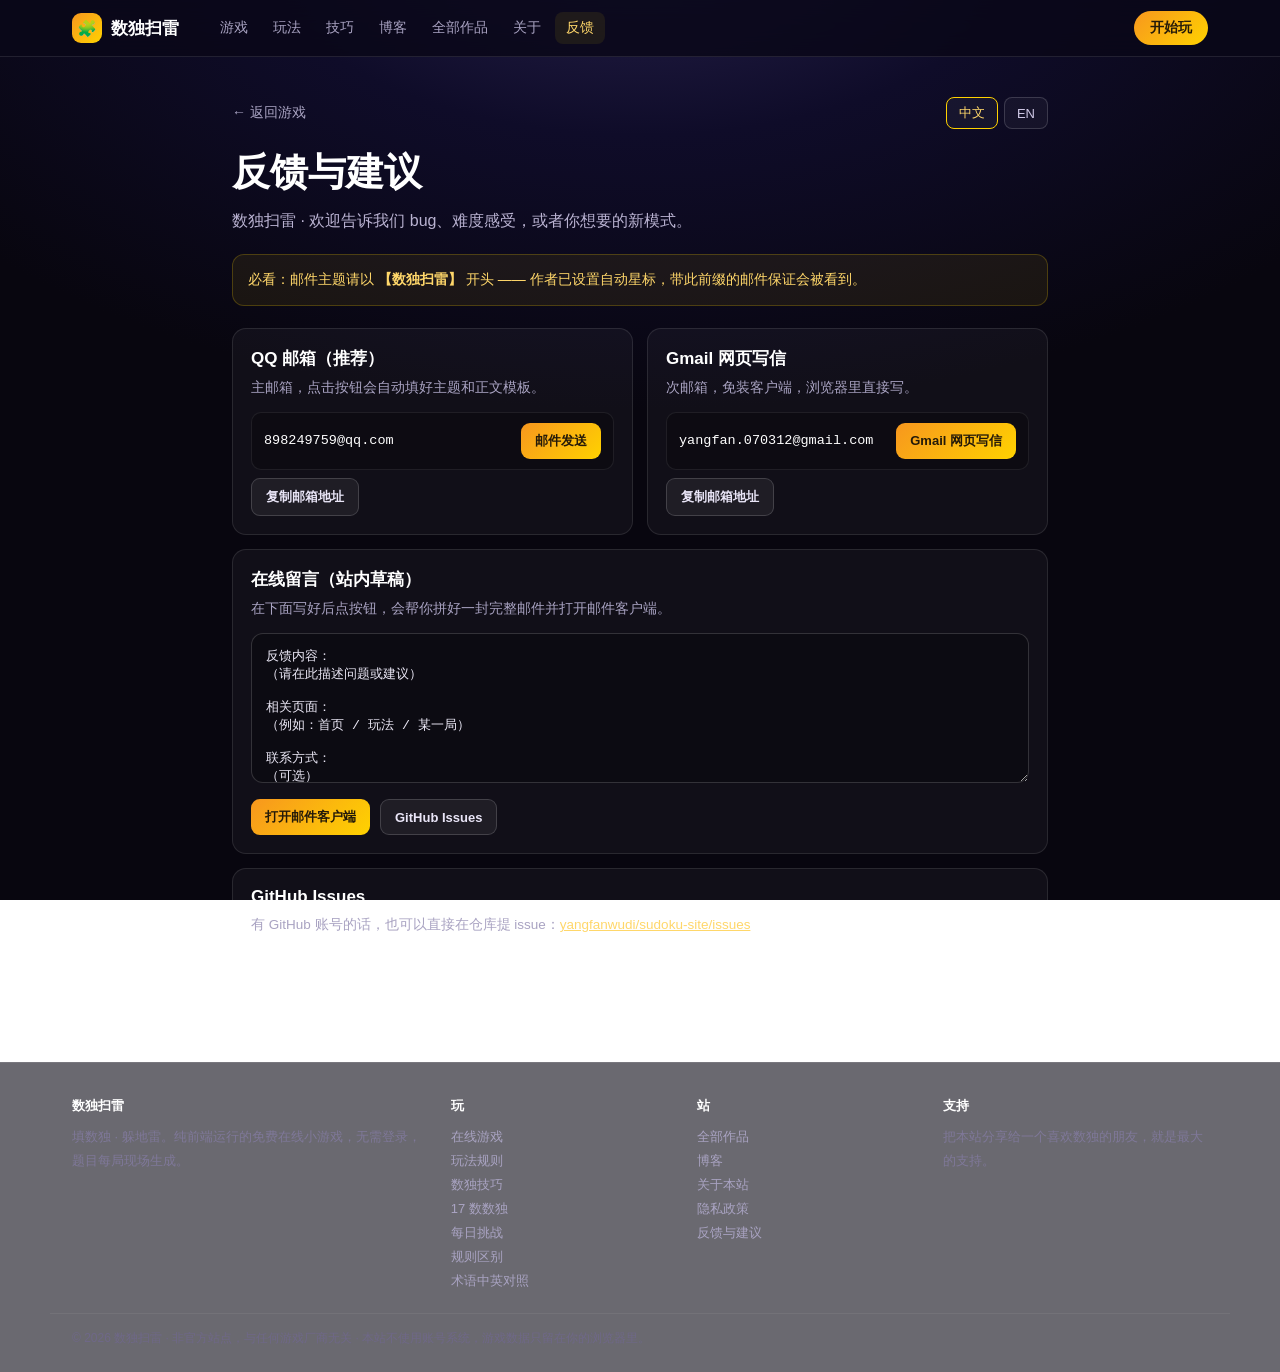
<file: feedback.html>
<!DOCTYPE html>
<html lang="zh-CN" data-lang="zh">
<head>
<meta charset="UTF-8">
<meta name="viewport" content="width=device-width, initial-scale=1.0">
<title>反馈与建议 | 数独扫雷</title>
<meta name="description" content="数独扫雷的反馈渠道：QQ 邮箱、Gmail 网页写信、站内草稿与 GitHub Issues。主题请以【数独扫雷】开头。">
<meta name="robots" content="noindex,follow">
<meta name="google-site-verification" content="fCkfI7h9OU4tstCwhGj9X18s-qxIKQ5c6J4GNo-vES8">
<meta name="msvalidate.01" content="6A747E1B3899C3206CFA20ED4156CDBF">
<link rel="canonical" href="https://vocabfan.online/feedback.html">
<link rel="alternate" type="application/rss+xml" title="数独扫雷博客 RSS" href="https://sudoku.vocabfan.online/feed.xml">
<meta name="theme-color" content="#0f0c29">
<link rel="icon" type="image/svg+xml" href="assets/favicon.svg">
<link rel="icon" type="image/png" sizes="64x64" href="assets/favicon-64.png">
<link rel="apple-touch-icon" sizes="180x180" href="assets/apple-touch-icon.png">
<meta property="og:site_name" content="数独扫雷">
<meta property="og:type" content="website">
<meta property="og:locale" content="zh_CN">
<meta property="og:title" content="反馈与建议 | 数独扫雷">
<meta property="og:description" content="数独扫雷的反馈渠道：QQ 邮箱、Gmail 网页写信、站内草稿与 GitHub Issues。主题请以【数独扫雷】开头。">
<meta property="og:url" content="https://vocabfan.online/feedback.html">
<meta property="og:image" content="https://sudoku.vocabfan.online/assets/og-cover.jpg">
<meta property="og:image:width" content="1200">
<meta property="og:image:height" content="630">
<meta name="twitter:card" content="summary_large_image">
<meta name="twitter:title" content="反馈与建议 | 数独扫雷">
<meta name="twitter:description" content="数独扫雷的反馈渠道：QQ 邮箱、Gmail 网页写信、站内草稿与 GitHub Issues。主题请以【数独扫雷】开头。">
<meta name="twitter:image" content="https://sudoku.vocabfan.online/assets/og-cover.jpg">
<link rel="stylesheet" href="style.css?v=3">


</head>
<body>
<header class="site-header">
  <div class="site-header__inner">
    <a class="brand" href="index.html"><span class="brand__mark">🧩</span><span>数独扫雷</span></a>
    <nav class="site-nav" aria-label="主导航">
      <a href="index.html">游戏</a>
      <a href="how-to-play.html">玩法</a>
      <a href="strategies.html">技巧</a>
      <a href="blog.html">博客</a>
      <a href="all.html">全部作品</a>
      <a href="about.html">关于</a>
      <a href="feedback.html" class="active" aria-current="page">反馈</a>
    </nav>
    <a class="header-cta" href="index.html#game">开始玩</a>
  </div>
</header>
<main class="fb-wrap">
  <div class="fb-top">
    <a class="fb-back" href="index.html">← 返回游戏</a>
    <div class="fb-lang" role="group" aria-label="Language / 语言">
      <button type="button" data-lang-switch="zh" aria-pressed="true">中文</button>
      <button type="button" data-lang-switch="en" aria-pressed="false">EN</button>
    </div>
  </div>

  <h1><span data-lang="zh">反馈与建议</span><span data-lang="en">Feedback &amp; Suggestions</span></h1>
  <p class="fb-lead"><span data-lang="zh">数独扫雷 · 欢迎告诉我们 bug、难度感受，或者你想要的新模式。</span><span data-lang="en">Sudoku Minesweeper · Tell us about bugs, difficulty, or a mode you want.</span></p>

  <div class="fb-note">
    <span data-lang="zh">必看：邮件主题请以 <b>【数独扫雷】</b> 开头 —— 作者已设置自动星标，带此前缀的邮件保证会被看到。</span>
    <span data-lang="en">Must-read: start your subject with <b>【数独扫雷】</b> — the author has an auto-star filter, so prefixed mail is guaranteed to be seen.</span>
  </div>

  <div class="fb-grid">
    <section class="fb-card">
      <h2><span data-lang="zh">QQ 邮箱（推荐）</span><span data-lang="en">QQ Mail (recommended)</span></h2>
      <p><span data-lang="zh">主邮箱，点击按钮会自动填好主题和正文模板。</span><span data-lang="en">Primary inbox. The button pre-fills the subject and body.</span></p>
      <div class="fb-mail">
        <code>898249759@qq.com</code>
        <a class="fb-btn" id="mailto-qq" href="mailto:898249759@qq.com?subject=%E3%80%90%E6%95%B0%E7%8B%AC%E6%89%AB%E9%9B%B7%E3%80%91%E5%8F%8D%E9%A6%88&body=%E5%8F%8D%E9%A6%88%E5%86%85%E5%AE%B9%EF%BC%9A%0A%EF%BC%88%E8%AF%B7%E5%9C%A8%E6%AD%A4%E6%8F%8F%E8%BF%B0%E9%97%AE%E9%A2%98%E6%88%96%E5%BB%BA%E8%AE%AE%EF%BC%89%0A%0A%E7%9B%B8%E5%85%B3%E9%A1%B5%E9%9D%A2%EF%BC%9A%0A%EF%BC%88%E4%BE%8B%E5%A6%82%EF%BC%9A%E9%A6%96%E9%A1%B5%20%2F%20%E7%8E%A9%E6%B3%95%20%2F%20%E6%9F%90%E4%B8%80%E5%B1%80%EF%BC%89%0A%0A%E8%81%94%E7%B3%BB%E6%96%B9%E5%BC%8F%EF%BC%9A%0A%EF%BC%88%E5%8F%AF%E9%80%89%EF%BC%89">邮件发送</a>
      </div>
      <button class="fb-btn fb-btn--ghost copy-email" type="button" data-email="898249759@qq.com">
        <span data-lang="zh">复制邮箱地址</span><span data-lang="en">Copy address</span>
      </button>
    </section>

    <section class="fb-card">
      <h2><span data-lang="zh">Gmail 网页写信</span><span data-lang="en">Gmail web compose</span></h2>
      <p><span data-lang="zh">次邮箱，免装客户端，浏览器里直接写。</span><span data-lang="en">Secondary inbox. No mail client needed.</span></p>
      <div class="fb-mail">
        <code>yangfan.070312@gmail.com</code>
        <a class="fb-btn" id="gmail-link" href="https://mail.google.com/mail/?view=cm&to=yangfan.070312%40gmail.com&su=%E3%80%90%E6%95%B0%E7%8B%AC%E6%89%AB%E9%9B%B7%E3%80%91%E5%8F%8D%E9%A6%88&body=%E5%8F%8D%E9%A6%88%E5%86%85%E5%AE%B9%EF%BC%9A%0A%EF%BC%88%E8%AF%B7%E5%9C%A8%E6%AD%A4%E6%8F%8F%E8%BF%B0%E9%97%AE%E9%A2%98%E6%88%96%E5%BB%BA%E8%AE%AE%EF%BC%89%0A%0A%E7%9B%B8%E5%85%B3%E9%A1%B5%E9%9D%A2%EF%BC%9A%0A%EF%BC%88%E4%BE%8B%E5%A6%82%EF%BC%9A%E9%A6%96%E9%A1%B5%20%2F%20%E7%8E%A9%E6%B3%95%20%2F%20%E6%9F%90%E4%B8%80%E5%B1%80%EF%BC%89%0A%0A%E8%81%94%E7%B3%BB%E6%96%B9%E5%BC%8F%EF%BC%9A%0A%EF%BC%88%E5%8F%AF%E9%80%89%EF%BC%89" target="_blank" rel="noopener">Gmail 网页写信</a>
      </div>
      <button class="fb-btn fb-btn--ghost copy-email" type="button" data-email="yangfan.070312@gmail.com">
        <span data-lang="zh">复制邮箱地址</span><span data-lang="en">Copy address</span>
      </button>
    </section>
  </div>

  <section class="fb-card">
    <h2><span data-lang="zh">在线留言（站内草稿）</span><span data-lang="en">Quick message</span></h2>
    <p><span data-lang="zh">在下面写好后点按钮，会帮你拼好一封完整邮件并打开邮件客户端。</span><span data-lang="en">Write here, then click to compose a complete email in your mail client.</span></p>
    <textarea class="fb-textarea" id="fb-text" placeholder="反馈内容：&#10;（请在此描述问题或建议）&#10;&#10;相关页面：&#10;（例如：首页 / 玩法 / 某一局）"></textarea>
    <div class="fb-actions">
      <button class="fb-btn" type="button" id="send-mailto">打开邮件客户端</button>
      <a class="fb-btn fb-btn--ghost" href="https://github.com/yangfanwudi/sudoku-site/issues" target="_blank" rel="noopener">GitHub Issues</a>
    </div>
  </section>

  <section class="fb-card fb-issues">
    <h2><span data-lang="zh">GitHub Issues</span><span data-lang="en">GitHub Issues</span></h2>
    <p><span data-lang="zh">有 GitHub 账号的话，也可以直接在仓库提 issue：<a href="https://github.com/yangfanwudi/sudoku-site/issues" target="_blank" rel="noopener">yangfanwudi/sudoku-site/issues</a></span><span data-lang="en">With a GitHub account, open an issue at <a href="https://github.com/yangfanwudi/sudoku-site/issues" target="_blank" rel="noopener">yangfanwudi/sudoku-site/issues</a>.</span></p>
  </section>
</main>
<footer class="site-footer">
  <div class="site-footer__inner">
    <div>
      <h4>数独扫雷</h4>
      <p>填数独 · 躲地雷。纯前端运行的免费在线小游戏，无需登录，题目每局现场生成。</p>
    </div>
    <div>
      <h4>玩</h4>
      <a href="index.html#game">在线游戏</a>
      <a href="how-to-play.html">玩法规则</a>
      <a href="strategies.html">数独技巧</a>
      <a href="17-clues.html">17 数数独</a>
      <a href="daily-sudoku.html">每日挑战</a>
      <a href="sudoku-minesweeper-difference.html">规则区别</a>
      <a href="sudoku-terms.html">术语中英对照</a>
    </div>
    <div>
      <h4>站</h4>
      <a href="all.html">全部作品</a>
      <a href="blog.html">博客</a>
      <a href="about.html">关于本站</a>
      <a href="privacy.html">隐私政策</a>
      <a href="feedback.html">反馈与建议</a>
    </div>
    <div>
      <h4>支持</h4>
      <p>把本站分享给一个喜欢数独的朋友，就是最大的支持。</p>
    </div>
  </div>
  <div class="site-footer__bottom">© 2026 数独扫雷 · 非官方站点，与任何游戏厂商无关 · 本站不使用账号系统，游戏数据只留在你的浏览器里。</div>
</footer>

<script>
(function () {
  var MAIL_PRIMARY = "898249759@qq.com";
  var SUBJECT = '【数独扫雷】反馈';
  var TEMPLATES = {
    zh: '反馈内容：\n（请在此描述问题或建议）\n\n相关页面：\n（例如：首页 / 玩法 / 某一局）\n\n联系方式：\n（可选）',
    en: 'Feedback:\n(describe the issue or suggestion here)\n\nPage:\n(home / how to play / a specific puzzle)\n\nContact:\n(optional)'
  };
  var currentLang = 'zh';
  var textarea = document.getElementById('fb-text');

  function mailtoUrl(mail, subject, body) {
    return 'mailto:' + mail + '?subject=' + encodeURIComponent(subject) + '&body=' + encodeURIComponent(body);
  }
  function gmailUrl(mail, subject, body) {
    return 'https://mail.google.com/mail/?view=cm&to=' + encodeURIComponent(mail) + '&su=' + encodeURIComponent(subject) + '&body=' + encodeURIComponent(body);
  }
  function applyLinks() {
    var body = TEMPLATES[currentLang];
    document.getElementById('mailto-qq').href = mailtoUrl(MAIL_PRIMARY, SUBJECT, body);
    document.getElementById('gmail-link').href = gmailUrl("yangfan.070312@gmail.com", SUBJECT, body);
  }
  function setLang(lang) {
    if (lang !== 'zh' && lang !== 'en') lang = 'zh';
    currentLang = lang;
    document.documentElement.setAttribute('data-lang', lang);
    document.documentElement.setAttribute('lang', lang === 'en' ? 'en' : 'zh-CN');
    document.querySelectorAll('[data-lang-switch]').forEach(function (b) {
      b.setAttribute('aria-pressed', String(b.getAttribute('data-lang-switch') === lang));
    });
    textarea.value = TEMPLATES[lang];
    applyLinks();
    try { localStorage.setItem('sudoku-lang', lang); } catch (e) {}
  }
  window.setLang = setLang;

  document.querySelectorAll('[data-lang-switch]').forEach(function (b) {
    b.addEventListener('click', function () { setLang(b.getAttribute('data-lang-switch')); });
  });

  document.getElementById('send-mailto').addEventListener('click', function () {
    var text = textarea.value.trim() ? textarea.value : TEMPLATES[currentLang];
    window.location.href = mailtoUrl(MAIL_PRIMARY, SUBJECT, text);
  });

  function copyText(text, done) {
    function fallback() {
      var ta = document.createElement('textarea');
      ta.value = text; ta.style.position = 'fixed'; ta.style.opacity = '0';
      document.body.appendChild(ta); ta.select();
      try { document.execCommand('copy'); done(true); } catch (e) { done(false); }
      document.body.removeChild(ta);
    }
    if (navigator.clipboard && navigator.clipboard.writeText) {
      navigator.clipboard.writeText(text).then(function () { done(true); }, fallback);
    } else fallback();
  }
  document.querySelectorAll('.copy-email').forEach(function (btn) {
    btn.addEventListener('click', function () {
      copyText(btn.getAttribute('data-email'), function (ok) {
        if (!ok) { window.prompt('请手动复制：', btn.getAttribute('data-email')); return; }
        var old = btn.textContent;
        btn.textContent = currentLang === 'en' ? 'Copied ✓' : '已复制 ✓';
        setTimeout(function () { btn.textContent = old; }, 1500);
      });
    });
  });

  var saved = 'zh';
  try { saved = localStorage.getItem('sudoku-lang') === 'en' ? 'en' : 'zh'; } catch (e) {}
  setLang(saved);
})();
</script>
</body>
</html>
</file>
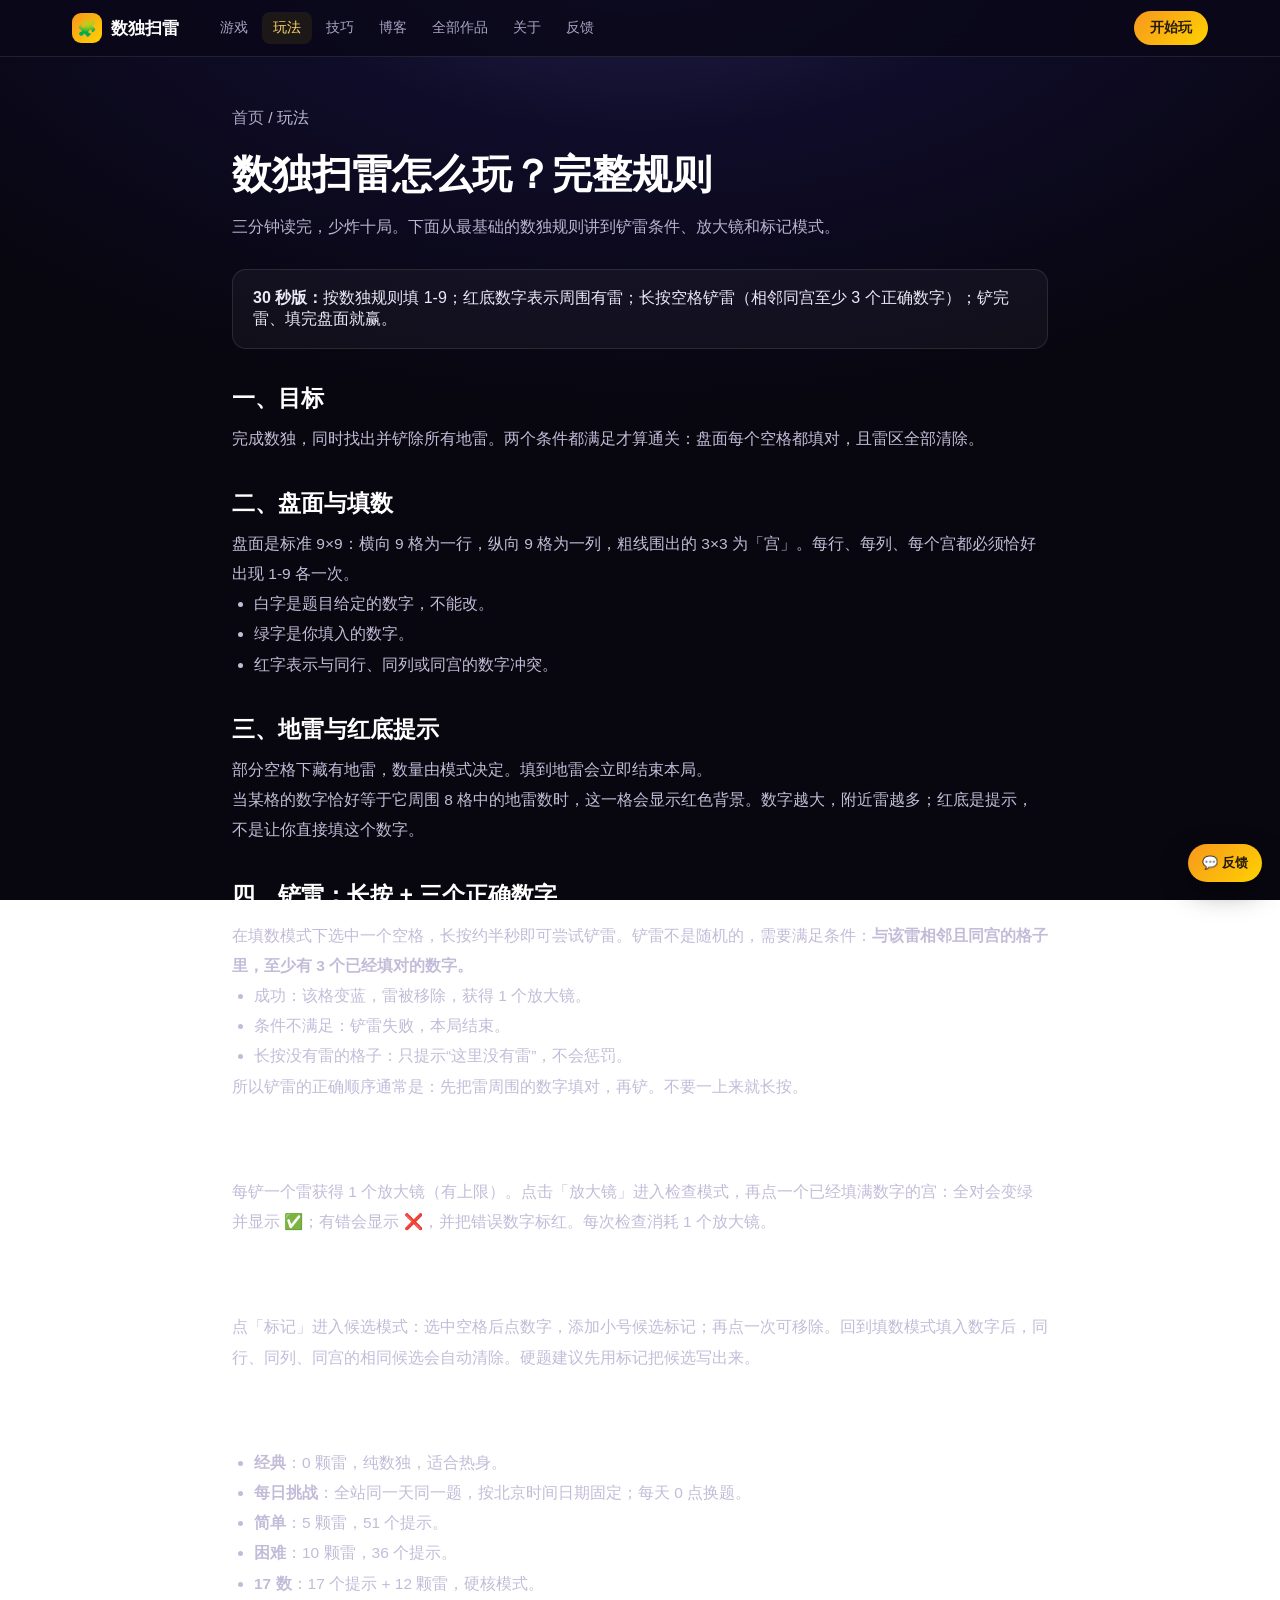
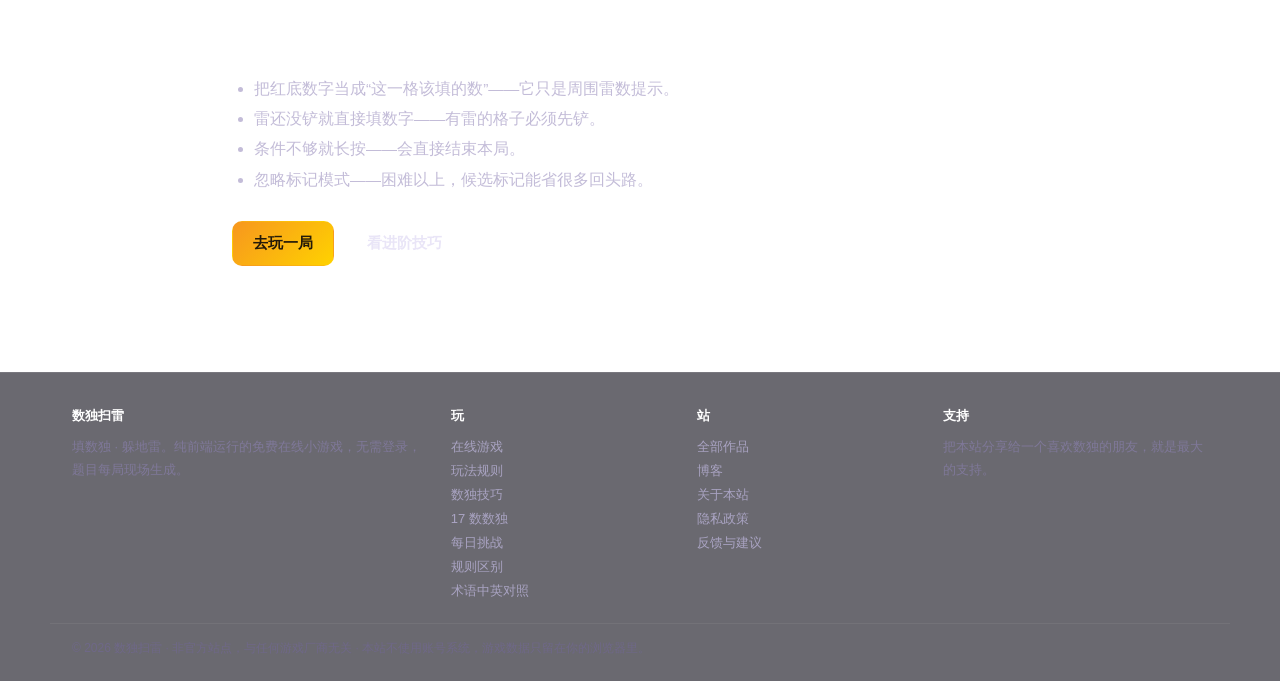
<file: how-to-play.html>
<!DOCTYPE html>
<html lang="zh-CN" data-lang="zh">
<head>
<meta charset="UTF-8">
<meta name="viewport" content="width=device-width, initial-scale=1.0">
<title>数独扫雷怎么玩？完整规则与铲雷条件 | 数独扫雷</title>
<meta name="description" content="数独扫雷完整规则：数独填数、红底雷数提示、长按铲雷的三个正确数字条件、放大镜与标记模式，以及四种难度 + 每日挑战说明。">
<meta name="robots" content="noindex,follow">
<meta name="google-site-verification" content="fCkfI7h9OU4tstCwhGj9X18s-qxIKQ5c6J4GNo-vES8">
<meta name="msvalidate.01" content="6A747E1B3899C3206CFA20ED4156CDBF">
<link rel="canonical" href="https://vocabfan.online/how-to-play.html">
<link rel="alternate" type="application/rss+xml" title="数独扫雷博客 RSS" href="https://sudoku.vocabfan.online/feed.xml">
<meta name="theme-color" content="#0f0c29">
<link rel="icon" type="image/svg+xml" href="assets/favicon.svg">
<link rel="icon" type="image/png" sizes="64x64" href="assets/favicon-64.png">
<link rel="apple-touch-icon" sizes="180x180" href="assets/apple-touch-icon.png">
<meta property="og:site_name" content="数独扫雷">
<meta property="og:type" content="website">
<meta property="og:locale" content="zh_CN">
<meta property="og:title" content="数独扫雷怎么玩？完整规则与铲雷条件 | 数独扫雷">
<meta property="og:description" content="数独扫雷完整规则：数独填数、红底雷数提示、长按铲雷的三个正确数字条件、放大镜与标记模式，以及四种难度 + 每日挑战说明。">
<meta property="og:url" content="https://vocabfan.online/how-to-play.html">
<meta property="og:image" content="https://sudoku.vocabfan.online/assets/og-cover.jpg">
<meta property="og:image:width" content="1200">
<meta property="og:image:height" content="630">
<meta name="twitter:card" content="summary_large_image">
<meta name="twitter:title" content="数独扫雷怎么玩？完整规则与铲雷条件 | 数独扫雷">
<meta name="twitter:description" content="数独扫雷完整规则：数独填数、红底雷数提示、长按铲雷的三个正确数字条件、放大镜与标记模式，以及四种难度 + 每日挑战说明。">
<meta name="twitter:image" content="https://sudoku.vocabfan.online/assets/og-cover.jpg">
<link rel="stylesheet" href="style.css?v=3">
<script type="application/ld+json">
{"@context":"https://schema.org","@type":"HowTo","name":"如何玩数独扫雷","description":"数独扫雷的完整规则：填数独、看红底雷数提示、长按铲雷、用放大镜检查。","totalTime":"PT3M","step":[{"@type":"HowToStep","name":"选择模式","text":"经典 0 雷；简单 5 雷；困难 10 雷；17 数 12 雷。"},{"@type":"HowToStep","name":"像数独一样填数","text":"每行、每列、每个 3×3 宫填入 1-9 且不重复。"},{"@type":"HowToStep","name":"看红底提示并铲雷","text":"数字等于周围 8 格雷数时格子变红；长按空格铲雷，需要相邻同宫至少 3 个正确数字。"},{"@type":"HowToStep","name":"通关","text":"铲完所有雷并正确填完盘面。"}]}
</script>

</head>
<body>
<header class="site-header">
  <div class="site-header__inner">
    <a class="brand" href="index.html"><span class="brand__mark">🧩</span><span>数独扫雷</span></a>
    <nav class="site-nav" aria-label="主导航">
      <a href="index.html">游戏</a>
      <a href="how-to-play.html" class="active" aria-current="page">玩法</a>
      <a href="strategies.html">技巧</a>
      <a href="blog.html">博客</a>
      <a href="all.html">全部作品</a>
      <a href="about.html">关于</a>
      <a href="feedback.html">反馈</a>
    </nav>
    <a class="header-cta" href="index.html#game">开始玩</a>
  </div>
</header>
<main class="page">
  <p class="crumbs"><a href="index.html">首页</a> / 玩法</p>
  <h1>数独扫雷怎么玩？完整规则</h1>
  <p class="page-lead">三分钟读完，少炸十局。下面从最基础的数独规则讲到铲雷条件、放大镜和标记模式。</p>

  <div class="card"><strong>30 秒版：</strong>按数独规则填 1-9；红底数字表示周围有雷；长按空格铲雷（相邻同宫至少 3 个正确数字）；铲完雷、填完盘面就赢。</div>

  <h2>一、目标</h2>
  <p>完成数独，同时找出并铲除所有地雷。两个条件都满足才算通关：盘面每个空格都填对，且雷区全部清除。</p>

  <h2>二、盘面与填数</h2>
  <p>盘面是标准 9×9：横向 9 格为一行，纵向 9 格为一列，粗线围出的 3×3 为「宫」。每行、每列、每个宫都必须恰好出现 1-9 各一次。</p>
  <ul>
    <li>白字是题目给定的数字，不能改。</li>
    <li>绿字是你填入的数字。</li>
    <li>红字表示与同行、同列或同宫的数字冲突。</li>
  </ul>

  <h2>三、地雷与红底提示</h2>
  <p>部分空格下藏有地雷，数量由模式决定。填到地雷会立即结束本局。</p>
  <p>当某格的数字恰好等于它周围 8 格中的地雷数时，这一格会显示红色背景。数字越大，附近雷越多；红底是提示，不是让你直接填这个数字。</p>

  <h2>四、铲雷：长按 + 三个正确数字</h2>
  <p>在填数模式下选中一个空格，长按约半秒即可尝试铲雷。铲雷不是随机的，需要满足条件：<strong>与该雷相邻且同宫的格子里，至少有 3 个已经填对的数字。</strong></p>
  <ul>
    <li>成功：该格变蓝，雷被移除，获得 1 个放大镜。</li>
    <li>条件不满足：铲雷失败，本局结束。</li>
    <li>长按没有雷的格子：只提示“这里没有雷”，不会惩罚。</li>
  </ul>
  <p>所以铲雷的正确顺序通常是：先把雷周围的数字填对，再铲。不要一上来就长按。</p>

  <h2>五、放大镜</h2>
  <p>每铲一个雷获得 1 个放大镜（有上限）。点击「放大镜」进入检查模式，再点一个已经填满数字的宫：全对会变绿并显示 ✅；有错会显示 ❌，并把错误数字标红。每次检查消耗 1 个放大镜。</p>

  <h2>六、标记模式</h2>
  <p>点「标记」进入候选模式：选中空格后点数字，添加小号候选标记；再点一次可移除。回到填数模式填入数字后，同行、同列、同宫的相同候选会自动清除。硬题建议先用标记把候选写出来。</p>

  <h2>七、四种难度 + 每日挑战</h2>
  <ul>
    <li><strong>经典</strong>：0 颗雷，纯数独，适合热身。</li>
    <li><strong>每日挑战</strong>：全站同一天同一题，按北京时间日期固定；每天 0 点换题。</li>
    <li><strong>简单</strong>：5 颗雷，51 个提示。</li>
    <li><strong>困难</strong>：10 颗雷，36 个提示。</li>
    <li><strong>17 数</strong>：17 个提示 + 12 颗雷，硬核模式。</li>
  </ul>

  <h2>八、常见误区</h2>
  <ul>
    <li>把红底数字当成“这一格该填的数”——它只是周围雷数提示。</li>
    <li>雷还没铲就直接填数字——有雷的格子必须先铲。</li>
    <li>条件不够就长按——会直接结束本局。</li>
    <li>忽略标记模式——困难以上，候选标记能省很多回头路。</li>
  </ul>

  <div class="cta">
    <a class="btn btn--primary" href="index.html#game">去玩一局</a>
    <a class="btn btn--ghost" href="strategies.html">看进阶技巧</a>
  </div>
</main>
<footer class="site-footer">
  <div class="site-footer__inner">
    <div>
      <h4>数独扫雷</h4>
      <p>填数独 · 躲地雷。纯前端运行的免费在线小游戏，无需登录，题目每局现场生成。</p>
    </div>
    <div>
      <h4>玩</h4>
      <a href="index.html#game">在线游戏</a>
      <a href="how-to-play.html">玩法规则</a>
      <a href="strategies.html">数独技巧</a>
      <a href="17-clues.html">17 数数独</a>
      <a href="daily-sudoku.html">每日挑战</a>
      <a href="sudoku-minesweeper-difference.html">规则区别</a>
      <a href="sudoku-terms.html">术语中英对照</a>
    </div>
    <div>
      <h4>站</h4>
      <a href="all.html">全部作品</a>
      <a href="blog.html">博客</a>
      <a href="about.html">关于本站</a>
      <a href="privacy.html">隐私政策</a>
      <a href="feedback.html">反馈与建议</a>
    </div>
    <div>
      <h4>支持</h4>
      <p>把本站分享给一个喜欢数独的朋友，就是最大的支持。</p>
    </div>
  </div>
  <div class="site-footer__bottom">© 2026 数独扫雷 · 非官方站点，与任何游戏厂商无关 · 本站不使用账号系统，游戏数据只留在你的浏览器里。</div>
</footer>
<a class="feedback-fab" href="feedback.html" aria-label="反馈与建议">💬 反馈</a>

</body>
</html>
</file>
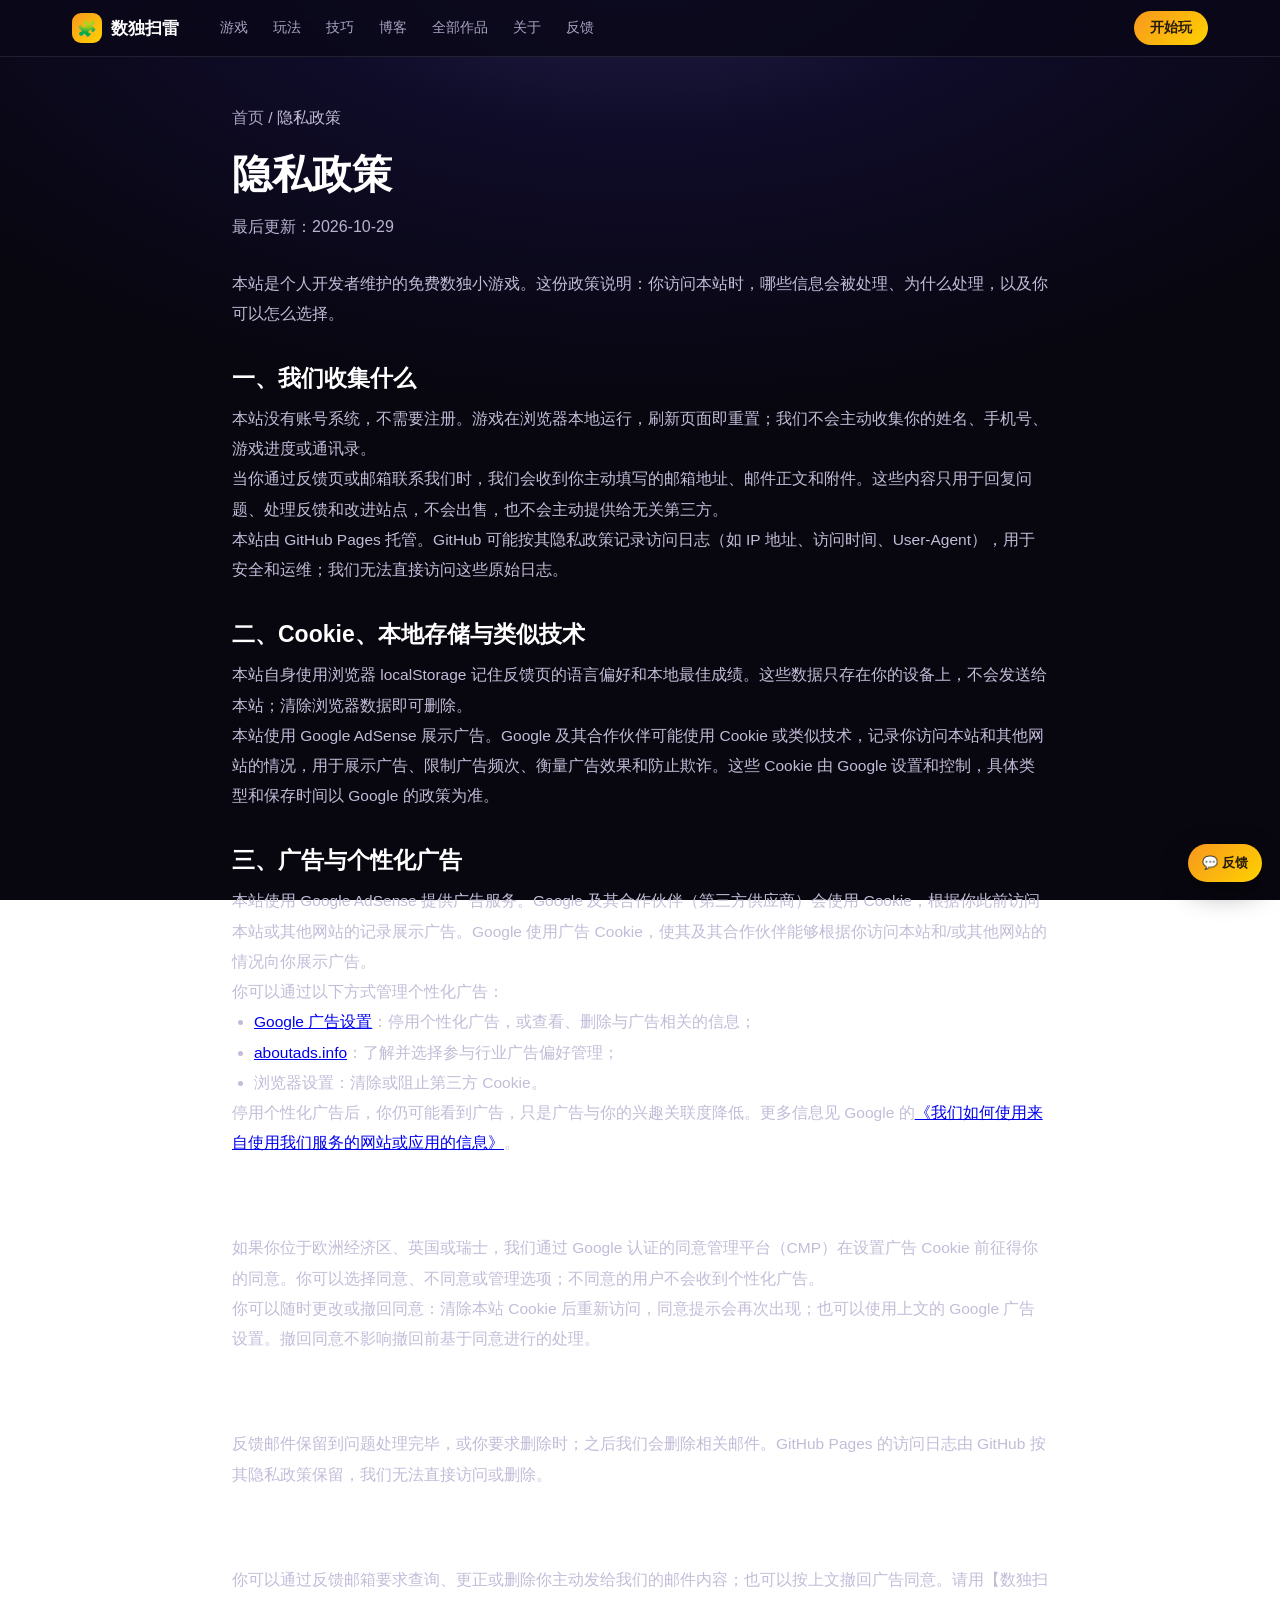
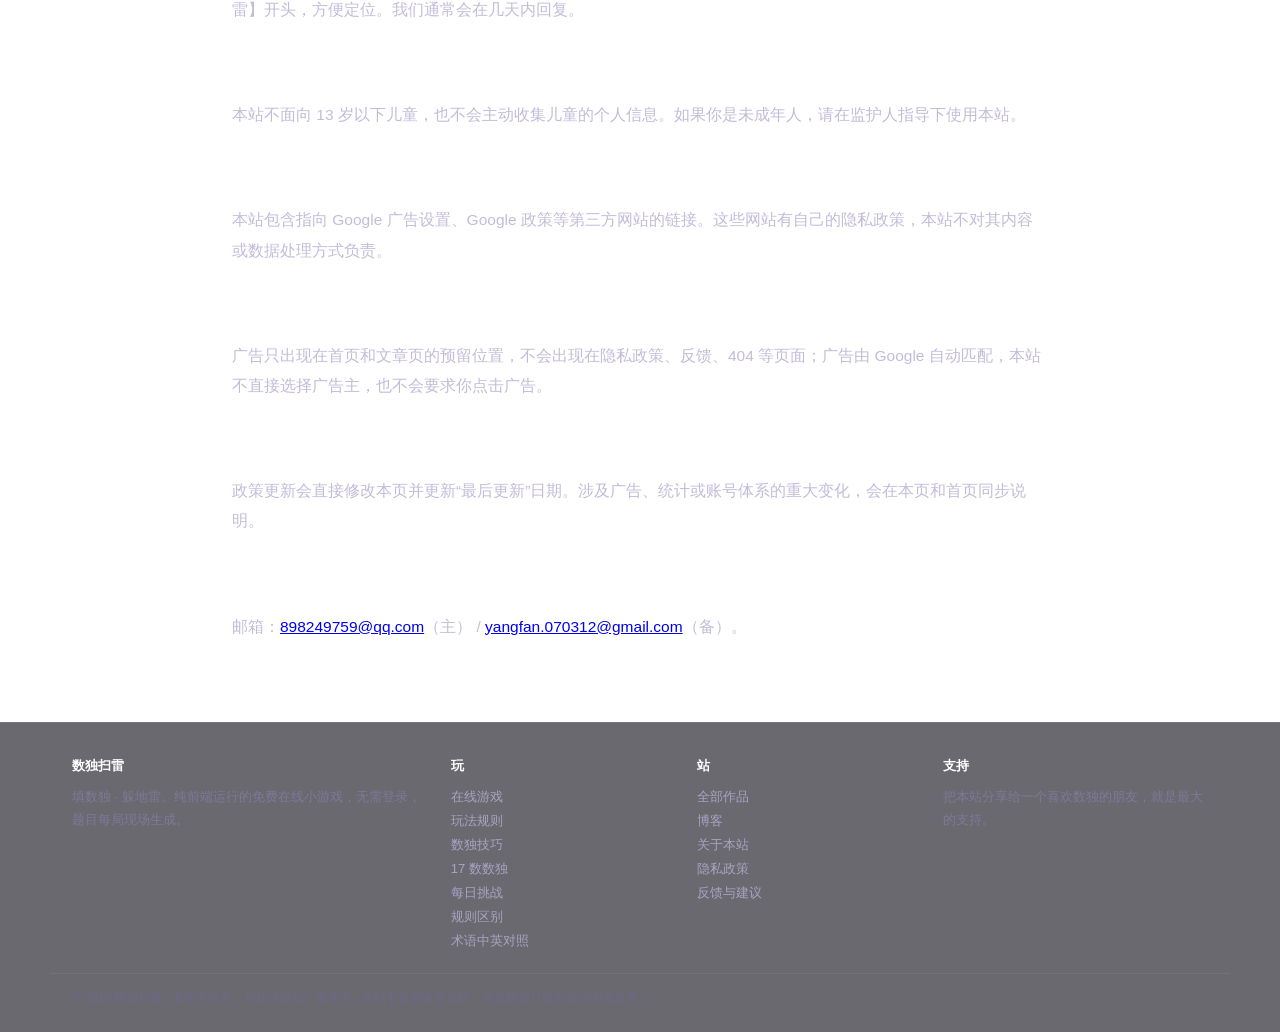
<file: privacy.html>
<!DOCTYPE html>
<html lang="zh-CN" data-lang="zh">
<head>
<meta charset="UTF-8">
<meta name="viewport" content="width=device-width, initial-scale=1.0">
<title>隐私政策 | 数独扫雷</title>
<meta name="description" content="数独扫雷的隐私政策：收集哪些信息、Cookie 与本地存储、Google AdSense 广告与个性化广告、EEA/英国 CMP 同意管理、联系方式与你的权利。">
<meta name="robots" content="noindex,follow">
<meta name="google-site-verification" content="fCkfI7h9OU4tstCwhGj9X18s-qxIKQ5c6J4GNo-vES8">
<meta name="msvalidate.01" content="6A747E1B3899C3206CFA20ED4156CDBF">
<link rel="canonical" href="https://vocabfan.online/privacy.html">
<link rel="alternate" type="application/rss+xml" title="数独扫雷博客 RSS" href="https://sudoku.vocabfan.online/feed.xml">
<meta name="theme-color" content="#0f0c29">
<link rel="icon" type="image/svg+xml" href="assets/favicon.svg">
<link rel="icon" type="image/png" sizes="64x64" href="assets/favicon-64.png">
<link rel="apple-touch-icon" sizes="180x180" href="assets/apple-touch-icon.png">
<meta property="og:site_name" content="数独扫雷">
<meta property="og:type" content="website">
<meta property="og:locale" content="zh_CN">
<meta property="og:title" content="隐私政策 | 数独扫雷">
<meta property="og:description" content="数独扫雷的隐私政策：收集哪些信息、Cookie 与本地存储、Google AdSense 广告与个性化广告、EEA/英国 CMP 同意管理、联系方式与你的权利。">
<meta property="og:url" content="https://vocabfan.online/privacy.html">
<meta property="og:image" content="https://sudoku.vocabfan.online/assets/og-cover.jpg">
<meta property="og:image:width" content="1200">
<meta property="og:image:height" content="630">
<meta name="twitter:card" content="summary_large_image">
<meta name="twitter:title" content="隐私政策 | 数独扫雷">
<meta name="twitter:description" content="数独扫雷的隐私政策：收集哪些信息、Cookie 与本地存储、Google AdSense 广告与个性化广告、EEA/英国 CMP 同意管理、联系方式与你的权利。">
<meta name="twitter:image" content="https://sudoku.vocabfan.online/assets/og-cover.jpg">
<link rel="stylesheet" href="style.css?v=3">


</head>
<body>
<header class="site-header">
  <div class="site-header__inner">
    <a class="brand" href="index.html"><span class="brand__mark">🧩</span><span>数独扫雷</span></a>
    <nav class="site-nav" aria-label="主导航">
      <a href="index.html">游戏</a>
      <a href="how-to-play.html">玩法</a>
      <a href="strategies.html">技巧</a>
      <a href="blog.html">博客</a>
      <a href="all.html">全部作品</a>
      <a href="about.html">关于</a>
      <a href="feedback.html">反馈</a>
    </nav>
    <a class="header-cta" href="index.html#game">开始玩</a>
  </div>
</header>
<main class="page">
  <p class="crumbs"><a href="index.html">首页</a> / 隐私政策</p>
  <h1>隐私政策</h1>
  <p class="page-lead">最后更新：2026-10-29</p>

  <p>本站是个人开发者维护的免费数独小游戏。这份政策说明：你访问本站时，哪些信息会被处理、为什么处理，以及你可以怎么选择。</p>

  <h2>一、我们收集什么</h2>
  <p>本站没有账号系统，不需要注册。游戏在浏览器本地运行，刷新页面即重置；我们不会主动收集你的姓名、手机号、游戏进度或通讯录。</p>
  <p>当你通过反馈页或邮箱联系我们时，我们会收到你主动填写的邮箱地址、邮件正文和附件。这些内容只用于回复问题、处理反馈和改进站点，不会出售，也不会主动提供给无关第三方。</p>
  <p>本站由 GitHub Pages 托管。GitHub 可能按其隐私政策记录访问日志（如 IP 地址、访问时间、User-Agent），用于安全和运维；我们无法直接访问这些原始日志。</p>

  <h2>二、Cookie、本地存储与类似技术</h2>
  <p>本站自身使用浏览器 localStorage 记住反馈页的语言偏好和本地最佳成绩。这些数据只存在你的设备上，不会发送给本站；清除浏览器数据即可删除。</p>
  <p>本站使用 Google AdSense 展示广告。Google 及其合作伙伴可能使用 Cookie 或类似技术，记录你访问本站和其他网站的情况，用于展示广告、限制广告频次、衡量广告效果和防止欺诈。这些 Cookie 由 Google 设置和控制，具体类型和保存时间以 Google 的政策为准。</p>

  <h2>三、广告与个性化广告</h2>
  <p>本站使用 Google AdSense 提供广告服务。Google 及其合作伙伴（第三方供应商）会使用 Cookie，根据你此前访问本站或其他网站的记录展示广告。Google 使用广告 Cookie，使其及其合作伙伴能够根据你访问本站和/或其他网站的情况向你展示广告。</p>
  <p>你可以通过以下方式管理个性化广告：</p>
  <ul>
    <li><a href="https://adssettings.google.com/" target="_blank" rel="noopener">Google 广告设置</a>：停用个性化广告，或查看、删除与广告相关的信息；</li>
    <li><a href="https://www.aboutads.info/choices/" target="_blank" rel="noopener">aboutads.info</a>：了解并选择参与行业广告偏好管理；</li>
    <li>浏览器设置：清除或阻止第三方 Cookie。</li>
  </ul>
  <p>停用个性化广告后，你仍可能看到广告，只是广告与你的兴趣关联度降低。更多信息见 Google 的<a href="https://policies.google.com/technologies/partner-sites" target="_blank" rel="noopener">《我们如何使用来自使用我们服务的网站或应用的信息》</a>。</p>

  <h2>四、同意管理（EEA、英国和瑞士）</h2>
  <p>如果你位于欧洲经济区、英国或瑞士，我们通过 Google 认证的同意管理平台（CMP）在设置广告 Cookie 前征得你的同意。你可以选择同意、不同意或管理选项；不同意的用户不会收到个性化广告。</p>
  <p>你可以随时更改或撤回同意：清除本站 Cookie 后重新访问，同意提示会再次出现；也可以使用上文的 Google 广告设置。撤回同意不影响撤回前基于同意进行的处理。</p>

  <h2>五、数据保留</h2>
  <p>反馈邮件保留到问题处理完毕，或你要求删除时；之后我们会删除相关邮件。GitHub Pages 的访问日志由 GitHub 按其隐私政策保留，我们无法直接访问或删除。</p>

  <h2>六、你的权利</h2>
  <p>你可以通过反馈邮箱要求查询、更正或删除你主动发给我们的邮件内容；也可以按上文撤回广告同意。请用【数独扫雷】开头，方便定位。我们通常会在几天内回复。</p>

  <h2>七、儿童隐私</h2>
  <p>本站不面向 13 岁以下儿童，也不会主动收集儿童的个人信息。如果你是未成年人，请在监护人指导下使用本站。</p>

  <h2>八、第三方链接</h2>
  <p>本站包含指向 Google 广告设置、Google 政策等第三方网站的链接。这些网站有自己的隐私政策，本站不对其内容或数据处理方式负责。</p>

  <h2>九、广告位说明</h2>
  <p>广告只出现在首页和文章页的预留位置，不会出现在隐私政策、反馈、404 等页面；广告由 Google 自动匹配，本站不直接选择广告主，也不会要求你点击广告。</p>

  <h2>十、变更</h2>
  <p>政策更新会直接修改本页并更新“最后更新”日期。涉及广告、统计或账号体系的重大变化，会在本页和首页同步说明。</p>

  <h2>十一、联系我们</h2>
  <p>邮箱：<a href="mailto:898249759@qq.com">898249759@qq.com</a>（主） / <a href="mailto:yangfan.070312@gmail.com">yangfan.070312@gmail.com</a>（备）。</p>
</main>
<footer class="site-footer">
  <div class="site-footer__inner">
    <div>
      <h4>数独扫雷</h4>
      <p>填数独 · 躲地雷。纯前端运行的免费在线小游戏，无需登录，题目每局现场生成。</p>
    </div>
    <div>
      <h4>玩</h4>
      <a href="index.html#game">在线游戏</a>
      <a href="how-to-play.html">玩法规则</a>
      <a href="strategies.html">数独技巧</a>
      <a href="17-clues.html">17 数数独</a>
      <a href="daily-sudoku.html">每日挑战</a>
      <a href="sudoku-minesweeper-difference.html">规则区别</a>
      <a href="sudoku-terms.html">术语中英对照</a>
    </div>
    <div>
      <h4>站</h4>
      <a href="all.html">全部作品</a>
      <a href="blog.html">博客</a>
      <a href="about.html">关于本站</a>
      <a href="privacy.html">隐私政策</a>
      <a href="feedback.html">反馈与建议</a>
    </div>
    <div>
      <h4>支持</h4>
      <p>把本站分享给一个喜欢数独的朋友，就是最大的支持。</p>
    </div>
  </div>
  <div class="site-footer__bottom">© 2026 数独扫雷 · 非官方站点，与任何游戏厂商无关 · 本站不使用账号系统，游戏数据只留在你的浏览器里。</div>
</footer>
<a class="feedback-fab" href="feedback.html" aria-label="反馈与建议">💬 反馈</a>

</body>
</html>
</file>
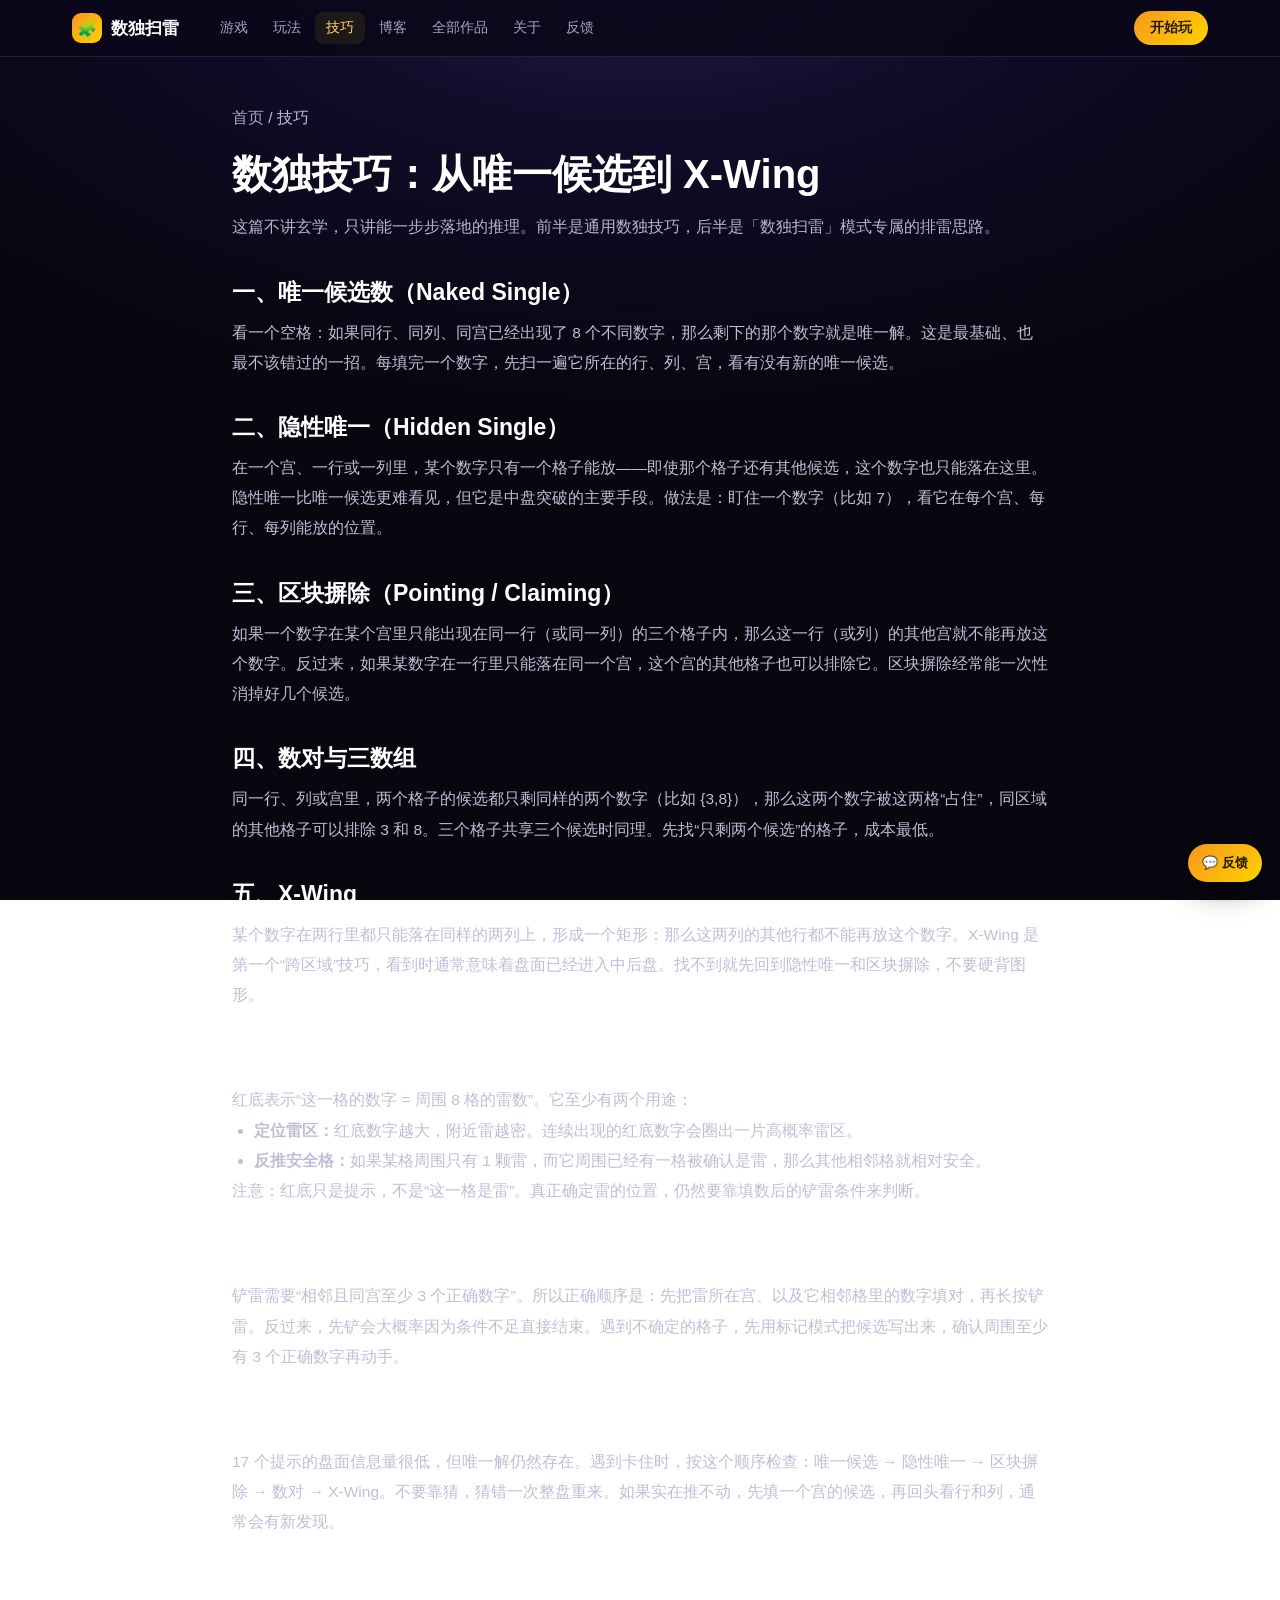
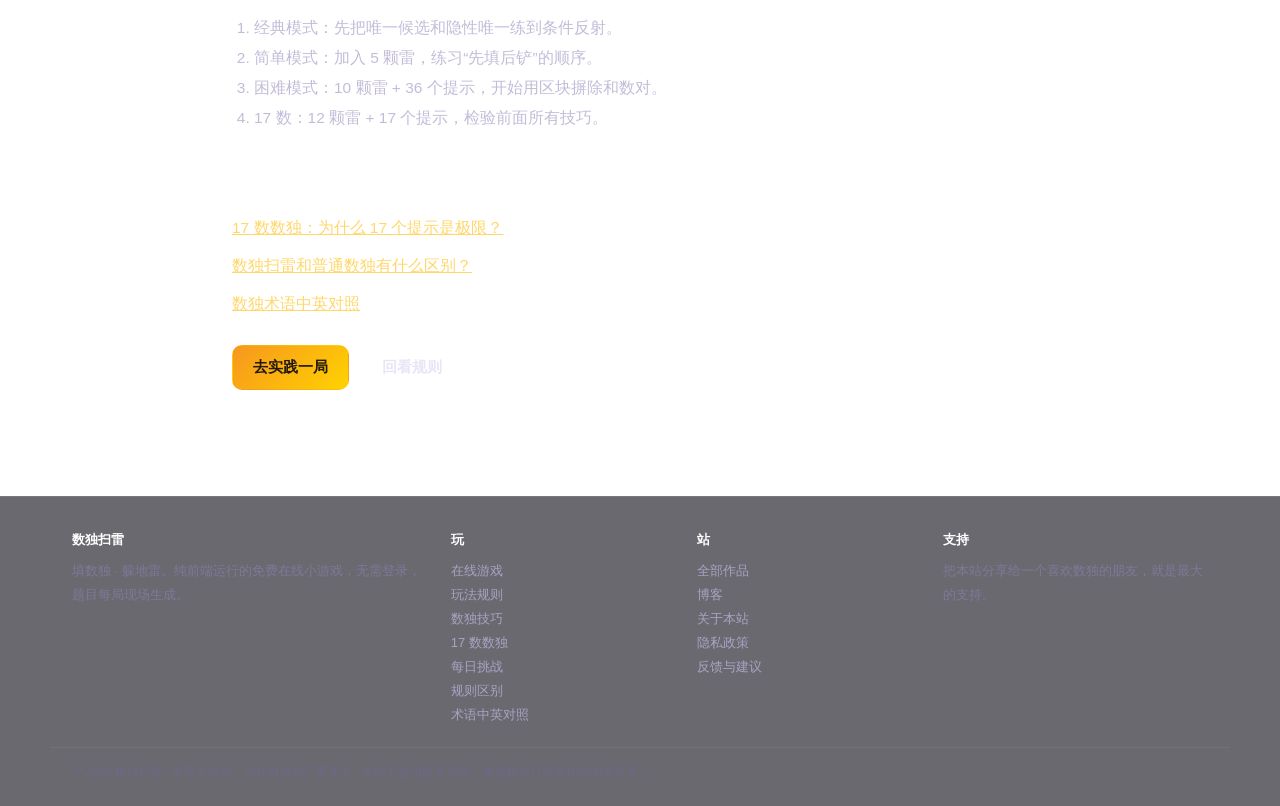
<file: strategies.html>
<!DOCTYPE html>
<html lang="zh-CN" data-lang="zh">
<head>
<meta charset="UTF-8">
<meta name="viewport" content="width=device-width, initial-scale=1.0">
<title>数独技巧：唯一候选、隐性唯一、区块摒除与 X-Wing | 数独扫雷</title>
<meta name="description" content="系统整理数独的六种核心推理技巧（唯一候选、隐性唯一、区块摒除、数对、X-Wing），并给出数独扫雷模式的排雷与铲雷思路。">
<meta name="robots" content="noindex,follow">
<meta name="google-site-verification" content="fCkfI7h9OU4tstCwhGj9X18s-qxIKQ5c6J4GNo-vES8">
<meta name="msvalidate.01" content="6A747E1B3899C3206CFA20ED4156CDBF">
<link rel="canonical" href="https://vocabfan.online/strategies.html">
<link rel="alternate" type="application/rss+xml" title="数独扫雷博客 RSS" href="https://sudoku.vocabfan.online/feed.xml">
<meta name="theme-color" content="#0f0c29">
<link rel="icon" type="image/svg+xml" href="assets/favicon.svg">
<link rel="icon" type="image/png" sizes="64x64" href="assets/favicon-64.png">
<link rel="apple-touch-icon" sizes="180x180" href="assets/apple-touch-icon.png">
<meta property="og:site_name" content="数独扫雷">
<meta property="og:type" content="website">
<meta property="og:locale" content="zh_CN">
<meta property="og:title" content="数独技巧：唯一候选、隐性唯一、区块摒除与 X-Wing | 数独扫雷">
<meta property="og:description" content="系统整理数独的六种核心推理技巧（唯一候选、隐性唯一、区块摒除、数对、X-Wing），并给出数独扫雷模式的排雷与铲雷思路。">
<meta property="og:url" content="https://vocabfan.online/strategies.html">
<meta property="og:image" content="https://sudoku.vocabfan.online/assets/og-cover.jpg">
<meta property="og:image:width" content="1200">
<meta property="og:image:height" content="630">
<meta name="twitter:card" content="summary_large_image">
<meta name="twitter:title" content="数独技巧：唯一候选、隐性唯一、区块摒除与 X-Wing | 数独扫雷">
<meta name="twitter:description" content="系统整理数独的六种核心推理技巧（唯一候选、隐性唯一、区块摒除、数对、X-Wing），并给出数独扫雷模式的排雷与铲雷思路。">
<meta name="twitter:image" content="https://sudoku.vocabfan.online/assets/og-cover.jpg">
<link rel="stylesheet" href="style.css?v=3">
<script type="application/ld+json">
{"@context":"https://schema.org","@type":"Article","headline":"数独技巧：从唯一候选到 X-Wing（附扫雷模式思路）","description":"系统整理数独的六种核心推理技巧，并给出数独扫雷模式下的排雷与铲雷思路。","inLanguage":"zh-CN","datePublished":"2026-10-28","dateModified":"2026-10-28","author":{"@type":"Organization","name":"数独扫雷"},"mainEntityOfPage":"https://sudoku.vocabfan.online/strategies.html"}
</script>

</head>
<body>
<header class="site-header">
  <div class="site-header__inner">
    <a class="brand" href="index.html"><span class="brand__mark">🧩</span><span>数独扫雷</span></a>
    <nav class="site-nav" aria-label="主导航">
      <a href="index.html">游戏</a>
      <a href="how-to-play.html">玩法</a>
      <a href="strategies.html" class="active" aria-current="page">技巧</a>
      <a href="blog.html">博客</a>
      <a href="all.html">全部作品</a>
      <a href="about.html">关于</a>
      <a href="feedback.html">反馈</a>
    </nav>
    <a class="header-cta" href="index.html#game">开始玩</a>
  </div>
</header>
<main class="page">
  <p class="crumbs"><a href="index.html">首页</a> / 技巧</p>
  <h1>数独技巧：从唯一候选到 X-Wing</h1>
  <p class="page-lead">这篇不讲玄学，只讲能一步步落地的推理。前半是通用数独技巧，后半是「数独扫雷」模式专属的排雷思路。</p>

  <h2>一、唯一候选数（Naked Single）</h2>
  <p>看一个空格：如果同行、同列、同宫已经出现了 8 个不同数字，那么剩下的那个数字就是唯一解。这是最基础、也最不该错过的一招。每填完一个数字，先扫一遍它所在的行、列、宫，看有没有新的唯一候选。</p>

  <h2>二、隐性唯一（Hidden Single）</h2>
  <p>在一个宫、一行或一列里，某个数字只有一个格子能放——即使那个格子还有其他候选，这个数字也只能落在这里。隐性唯一比唯一候选更难看见，但它是中盘突破的主要手段。做法是：盯住一个数字（比如 7），看它在每个宫、每行、每列能放的位置。</p>

  <h2>三、区块摒除（Pointing / Claiming）</h2>
  <p>如果一个数字在某个宫里只能出现在同一行（或同一列）的三个格子内，那么这一行（或列）的其他宫就不能再放这个数字。反过来，如果某数字在一行里只能落在同一个宫，这个宫的其他格子也可以排除它。区块摒除经常能一次性消掉好几个候选。</p>

  <h2>四、数对与三数组</h2>
  <p>同一行、列或宫里，两个格子的候选都只剩同样的两个数字（比如 {3,8}），那么这两个数字被这两格“占住”，同区域的其他格子可以排除 3 和 8。三个格子共享三个候选时同理。先找“只剩两个候选”的格子，成本最低。</p>

  <h2>五、X-Wing</h2>
  <p>某个数字在两行里都只能落在同样的两列上，形成一个矩形：那么这两列的其他行都不能再放这个数字。X-Wing 是第一个“跨区域”技巧，看到时通常意味着盘面已经进入中后盘。找不到就先回到隐性唯一和区块摒除，不要硬背图形。</p>

  <h2>六、扫雷模式专属：红底数字怎么用</h2>
  <p>红底表示“这一格的数字 = 周围 8 格的雷数”。它至少有两个用途：</p>
  <ul>
    <li><strong>定位雷区：</strong>红底数字越大，附近雷越密。连续出现的红底数字会圈出一片高概率雷区。</li>
    <li><strong>反推安全格：</strong>如果某格周围只有 1 颗雷，而它周围已经有一格被确认是雷，那么其他相邻格就相对安全。</li>
  </ul>
  <p>注意：红底只是提示，不是“这一格是雷”。真正确定雷的位置，仍然要靠填数后的铲雷条件来判断。</p>

  <h2>七、先填后铲，还是先铲后填？</h2>
  <p>铲雷需要“相邻且同宫至少 3 个正确数字”。所以正确顺序是：先把雷所在宫、以及它相邻格里的数字填对，再长按铲雷。反过来，先铲会大概率因为条件不足直接结束。遇到不确定的格子，先用标记模式把候选写出来，确认周围至少有 3 个正确数字再动手。</p>

  <h2>八、17 数难题：不要猜</h2>
  <p>17 个提示的盘面信息量很低，但唯一解仍然存在。遇到卡住时，按这个顺序检查：唯一候选 → 隐性唯一 → 区块摒除 → 数对 → X-Wing。不要靠猜，猜错一次整盘重来。如果实在推不动，先填一个宫的候选，再回头看行和列，通常会有新发现。</p>

  <h2>九、练习路线</h2>
  <ol>
    <li>经典模式：先把唯一候选和隐性唯一练到条件反射。</li>
    <li>简单模式：加入 5 颗雷，练习“先填后铲”的顺序。</li>
    <li>困难模式：10 颗雷 + 36 个提示，开始用区块摒除和数对。</li>
    <li>17 数：12 颗雷 + 17 个提示，检验前面所有技巧。</li>
  </ol>

  <h2>相关阅读</h2>
  <ul class="related">
    <li><a href="17-clues.html">17 数数独：为什么 17 个提示是极限？</a></li>
    <li><a href="sudoku-minesweeper-difference.html">数独扫雷和普通数独有什么区别？</a></li>
    <li><a href="sudoku-terms.html">数独术语中英对照</a></li>
  </ul>

  <div class="cta">
    <a class="btn btn--primary" href="index.html#game">去实践一局</a>
    <a class="btn btn--ghost" href="how-to-play.html">回看规则</a>
  </div>
</main>
<footer class="site-footer">
  <div class="site-footer__inner">
    <div>
      <h4>数独扫雷</h4>
      <p>填数独 · 躲地雷。纯前端运行的免费在线小游戏，无需登录，题目每局现场生成。</p>
    </div>
    <div>
      <h4>玩</h4>
      <a href="index.html#game">在线游戏</a>
      <a href="how-to-play.html">玩法规则</a>
      <a href="strategies.html">数独技巧</a>
      <a href="17-clues.html">17 数数独</a>
      <a href="daily-sudoku.html">每日挑战</a>
      <a href="sudoku-minesweeper-difference.html">规则区别</a>
      <a href="sudoku-terms.html">术语中英对照</a>
    </div>
    <div>
      <h4>站</h4>
      <a href="all.html">全部作品</a>
      <a href="blog.html">博客</a>
      <a href="about.html">关于本站</a>
      <a href="privacy.html">隐私政策</a>
      <a href="feedback.html">反馈与建议</a>
    </div>
    <div>
      <h4>支持</h4>
      <p>把本站分享给一个喜欢数独的朋友，就是最大的支持。</p>
    </div>
  </div>
  <div class="site-footer__bottom">© 2026 数独扫雷 · 非官方站点，与任何游戏厂商无关 · 本站不使用账号系统，游戏数据只留在你的浏览器里。</div>
</footer>
<a class="feedback-fab" href="feedback.html" aria-label="反馈与建议">💬 反馈</a>

</body>
</html>
</file>
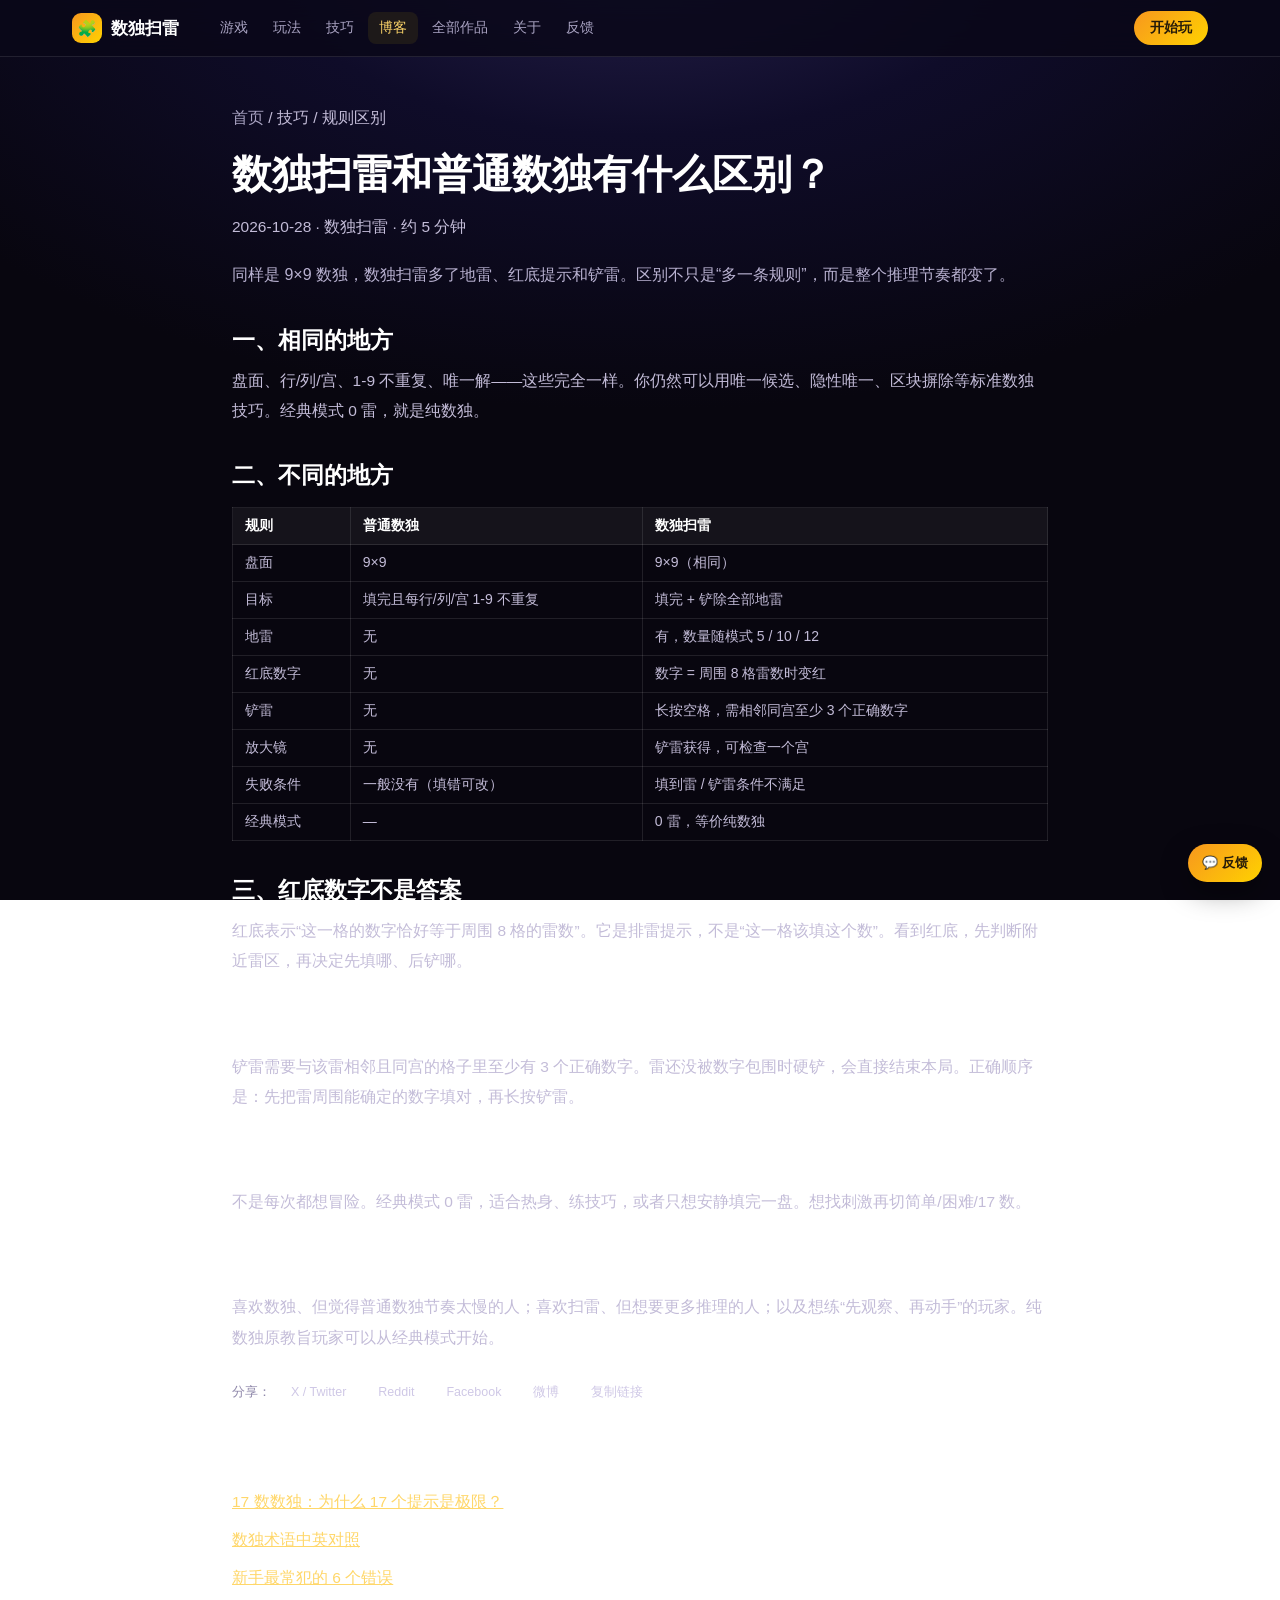
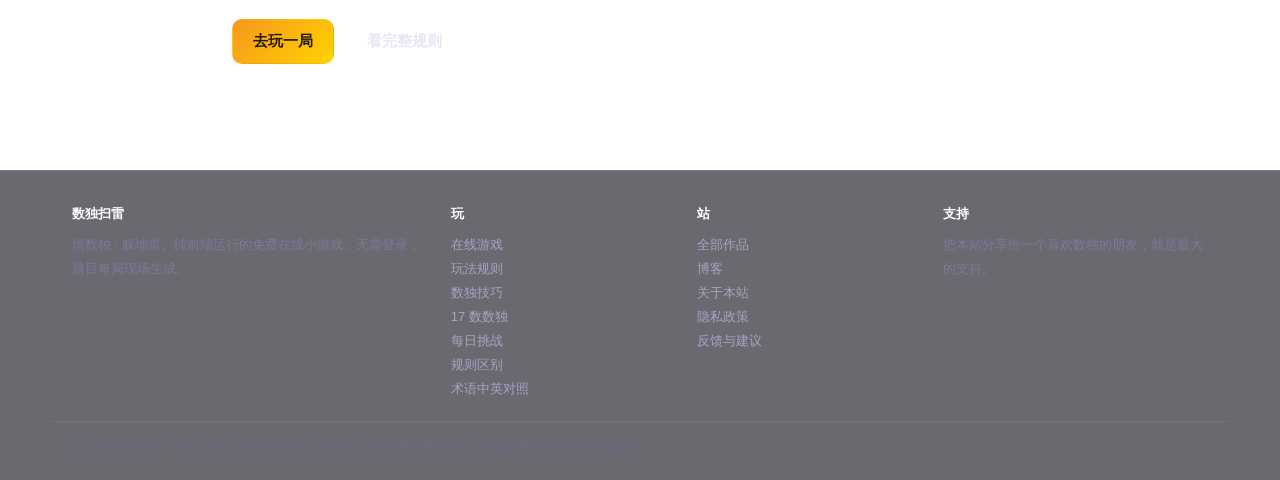
<file: sudoku-minesweeper-difference.html>
<!DOCTYPE html>
<html lang="zh-CN" data-lang="zh">
<head>
<meta charset="UTF-8">
<meta name="viewport" content="width=device-width, initial-scale=1.0">
<title>数独扫雷和普通数独有什么区别？| 数独扫雷</title>
<meta name="description" content="同样是 9×9 数独，数独扫雷多了地雷、红底提示和铲雷。这篇用一张表讲清规则差异、玩法和适合人群。">
<meta name="robots" content="noindex,follow">
<meta name="google-site-verification" content="fCkfI7h9OU4tstCwhGj9X18s-qxIKQ5c6J4GNo-vES8">
<meta name="msvalidate.01" content="6A747E1B3899C3206CFA20ED4156CDBF">
<link rel="canonical" href="https://vocabfan.online/sudoku-minesweeper-difference.html">
<link rel="alternate" type="application/rss+xml" title="数独扫雷博客 RSS" href="https://sudoku.vocabfan.online/feed.xml">
<meta name="theme-color" content="#0f0c29">
<link rel="icon" type="image/svg+xml" href="assets/favicon.svg">
<link rel="icon" type="image/png" sizes="64x64" href="assets/favicon-64.png">
<link rel="apple-touch-icon" sizes="180x180" href="assets/apple-touch-icon.png">
<meta property="og:site_name" content="数独扫雷">
<meta property="og:type" content="article">
<meta property="og:locale" content="zh_CN">
<meta property="og:title" content="数独扫雷和普通数独有什么区别？| 数独扫雷">
<meta property="og:description" content="同样是 9×9 数独，数独扫雷多了地雷、红底提示和铲雷。这篇用一张表讲清规则差异、玩法和适合人群。">
<meta property="og:url" content="https://vocabfan.online/sudoku-minesweeper-difference.html">
<meta property="og:image" content="https://sudoku.vocabfan.online/assets/og-difference.jpg">
<meta property="og:image:width" content="1200">
<meta property="og:image:height" content="630">
<meta name="twitter:card" content="summary_large_image">
<meta name="twitter:title" content="数独扫雷和普通数独有什么区别？| 数独扫雷">
<meta name="twitter:description" content="同样是 9×9 数独，数独扫雷多了地雷、红底提示和铲雷。这篇用一张表讲清规则差异、玩法和适合人群。">
<meta name="twitter:image" content="https://sudoku.vocabfan.online/assets/og-difference.jpg">
<link rel="stylesheet" href="style.css?v=3">
<script type="application/ld+json">{"@context":"https://schema.org","@type":"Article","headline":"数独扫雷和普通数独有什么区别？","description":"用一张表对比普通数独与数独扫雷的规则、失败条件和玩法差异。","inLanguage":"zh-CN","datePublished":"2026-10-28","dateModified":"2026-10-28","author":{"@type":"Organization","name":"数独扫雷"},"mainEntityOfPage":"https://sudoku.vocabfan.online/sudoku-minesweeper-difference.html"}</script>

</head>
<body>
<header class="site-header">
  <div class="site-header__inner">
    <a class="brand" href="index.html"><span class="brand__mark">🧩</span><span>数独扫雷</span></a>
    <nav class="site-nav" aria-label="主导航">
      <a href="index.html">游戏</a>
      <a href="how-to-play.html">玩法</a>
      <a href="strategies.html">技巧</a>
      <a href="blog.html" class="active" aria-current="page">博客</a>
      <a href="all.html">全部作品</a>
      <a href="about.html">关于</a>
      <a href="feedback.html">反馈</a>
    </nav>
    <a class="header-cta" href="index.html#game">开始玩</a>
  </div>
</header>
<main class="page">
  <p class="crumbs"><a href="index.html">首页</a> / 技巧 / 规则区别</p>
  <h1>数独扫雷和普通数独有什么区别？</h1>
  <p class="article-meta">2026-10-28 · 数独扫雷 · 约 5 分钟</p>
  <p class="page-lead">同样是 9×9 数独，数独扫雷多了地雷、红底提示和铲雷。区别不只是“多一条规则”，而是整个推理节奏都变了。</p>

  <h2>一、相同的地方</h2>
  <p>盘面、行/列/宫、1-9 不重复、唯一解——这些完全一样。你仍然可以用唯一候选、隐性唯一、区块摒除等标准数独技巧。经典模式 0 雷，就是纯数独。</p>

  <h2>二、不同的地方</h2>
  <table>
    <thead><tr><th>规则</th><th>普通数独</th><th>数独扫雷</th></tr></thead>
    <tbody>
      <tr><td>盘面</td><td>9×9</td><td>9×9（相同）</td></tr>
      <tr><td>目标</td><td>填完且每行/列/宫 1-9 不重复</td><td>填完 + 铲除全部地雷</td></tr>
      <tr><td>地雷</td><td>无</td><td>有，数量随模式 5 / 10 / 12</td></tr>
      <tr><td>红底数字</td><td>无</td><td>数字 = 周围 8 格雷数时变红</td></tr>
      <tr><td>铲雷</td><td>无</td><td>长按空格，需相邻同宫至少 3 个正确数字</td></tr>
      <tr><td>放大镜</td><td>无</td><td>铲雷获得，可检查一个宫</td></tr>
      <tr><td>失败条件</td><td>一般没有（填错可改）</td><td>填到雷 / 铲雷条件不满足</td></tr>
      <tr><td>经典模式</td><td>—</td><td>0 雷，等价纯数独</td></tr>
    </tbody>
  </table>

  <h2>三、红底数字不是答案</h2>
  <p>红底表示“这一格的数字恰好等于周围 8 格的雷数”。它是排雷提示，不是“这一格该填这个数”。看到红底，先判断附近雷区，再决定先填哪、后铲哪。</p>

  <div class="ad-slot" data-ad-slot="articleMid"></div>

  <h2>四、为什么要“先填后铲”</h2>
  <p>铲雷需要与该雷相邻且同宫的格子里至少有 3 个正确数字。雷还没被数字包围时硬铲，会直接结束本局。正确顺序是：先把雷周围能确定的数字填对，再长按铲雷。</p>

  <h2>五、为什么保留经典模式</h2>
  <p>不是每次都想冒险。经典模式 0 雷，适合热身、练技巧，或者只想安静填完一盘。想找刺激再切简单/困难/17 数。</p>

  <h2>六、适合谁</h2>
  <p>喜欢数独、但觉得普通数独节奏太慢的人；喜欢扫雷、但想要更多推理的人；以及想练“先观察、再动手”的玩家。纯数独原教旨玩家可以从经典模式开始。</p>

  <div class="share">
    <span>分享：</span>
    <a href="https://twitter.com/intent/tweet?text=%E6%95%B0%E7%8B%AC%E6%89%AB%E9%9B%B7%E5%92%8C%E6%99%AE%E9%80%9A%E6%95%B0%E7%8B%AC%E6%9C%89%E4%BB%80%E4%B9%88%E5%8C%BA%E5%88%AB%EF%BC%9F&amp;url=https%3A%2F%2Fsudoku.vocabfan.online%2Fsudoku-minesweeper-difference.html" target="_blank" rel="noopener">X / Twitter</a>
    <a href="https://www.reddit.com/submit?url=https%3A%2F%2Fsudoku.vocabfan.online%2Fsudoku-minesweeper-difference.html&amp;title=%E6%95%B0%E7%8B%AC%E6%89%AB%E9%9B%B7%E5%92%8C%E6%99%AE%E9%80%9A%E6%95%B0%E7%8B%AC%E6%9C%89%E4%BB%80%E4%B9%88%E5%8C%BA%E5%88%AB%EF%BC%9F" target="_blank" rel="noopener">Reddit</a>
    <a href="https://www.facebook.com/sharer/sharer.php?u=https%3A%2F%2Fsudoku.vocabfan.online%2Fsudoku-minesweeper-difference.html" target="_blank" rel="noopener">Facebook</a>
    <a href="https://service.weibo.com/share/share.php?url=https%3A%2F%2Fsudoku.vocabfan.online%2Fsudoku-minesweeper-difference.html&amp;title=%E6%95%B0%E7%8B%AC%E6%89%AB%E9%9B%B7%E5%92%8C%E6%99%AE%E9%80%9A%E6%95%B0%E7%8B%AC%E6%9C%89%E4%BB%80%E4%B9%88%E5%8C%BA%E5%88%AB%EF%BC%9F" target="_blank" rel="noopener">微博</a>
    <button type="button" class="copy-link" data-url="https://sudoku.vocabfan.online/sudoku-minesweeper-difference.html">复制链接</button>
  </div>

  <h2>相关阅读</h2>
  <ul class="related">
    <li><a href="17-clues.html">17 数数独：为什么 17 个提示是极限？</a></li>
    <li><a href="sudoku-terms.html">数独术语中英对照</a></li>
    <li><a href="common-mistakes.html">新手最常犯的 6 个错误</a></li>
  </ul>

  <div class="ad-slot" data-ad-slot="articleEnd"></div>

  <div class="cta">
    <a class="btn btn--primary" href="index.html#game">去玩一局</a>
    <a class="btn btn--ghost" href="how-to-play.html">看完整规则</a>
  </div>
</main>
<footer class="site-footer">
  <div class="site-footer__inner">
    <div>
      <h4>数独扫雷</h4>
      <p>填数独 · 躲地雷。纯前端运行的免费在线小游戏，无需登录，题目每局现场生成。</p>
    </div>
    <div>
      <h4>玩</h4>
      <a href="index.html#game">在线游戏</a>
      <a href="how-to-play.html">玩法规则</a>
      <a href="strategies.html">数独技巧</a>
      <a href="17-clues.html">17 数数独</a>
      <a href="daily-sudoku.html">每日挑战</a>
      <a href="sudoku-minesweeper-difference.html">规则区别</a>
      <a href="sudoku-terms.html">术语中英对照</a>
    </div>
    <div>
      <h4>站</h4>
      <a href="all.html">全部作品</a>
      <a href="blog.html">博客</a>
      <a href="about.html">关于本站</a>
      <a href="privacy.html">隐私政策</a>
      <a href="feedback.html">反馈与建议</a>
    </div>
    <div>
      <h4>支持</h4>
      <p>把本站分享给一个喜欢数独的朋友，就是最大的支持。</p>
    </div>
  </div>
  <div class="site-footer__bottom">© 2026 数独扫雷 · 非官方站点，与任何游戏厂商无关 · 本站不使用账号系统，游戏数据只留在你的浏览器里。</div>
</footer>
<a class="feedback-fab" href="feedback.html" aria-label="反馈与建议">💬 反馈</a>
<script>
document.querySelectorAll('.copy-link').forEach(function (btn) {
  btn.addEventListener('click', function () {
    var url = btn.getAttribute('data-url');
    function done() {
      btn.textContent = '已复制';
      setTimeout(function () { btn.textContent = '复制链接'; }, 1500);
    }
    function fallback() {
      var ta = document.createElement('textarea');
      ta.value = url;
      document.body.appendChild(ta);
      ta.select();
      try { document.execCommand('copy'); done(); } catch (e) {}
      document.body.removeChild(ta);
    }
    if (navigator.clipboard && navigator.clipboard.writeText) {
      navigator.clipboard.writeText(url).then(done, fallback);
    } else fallback();
  });
});
</script>
</body>
</html>
</file>
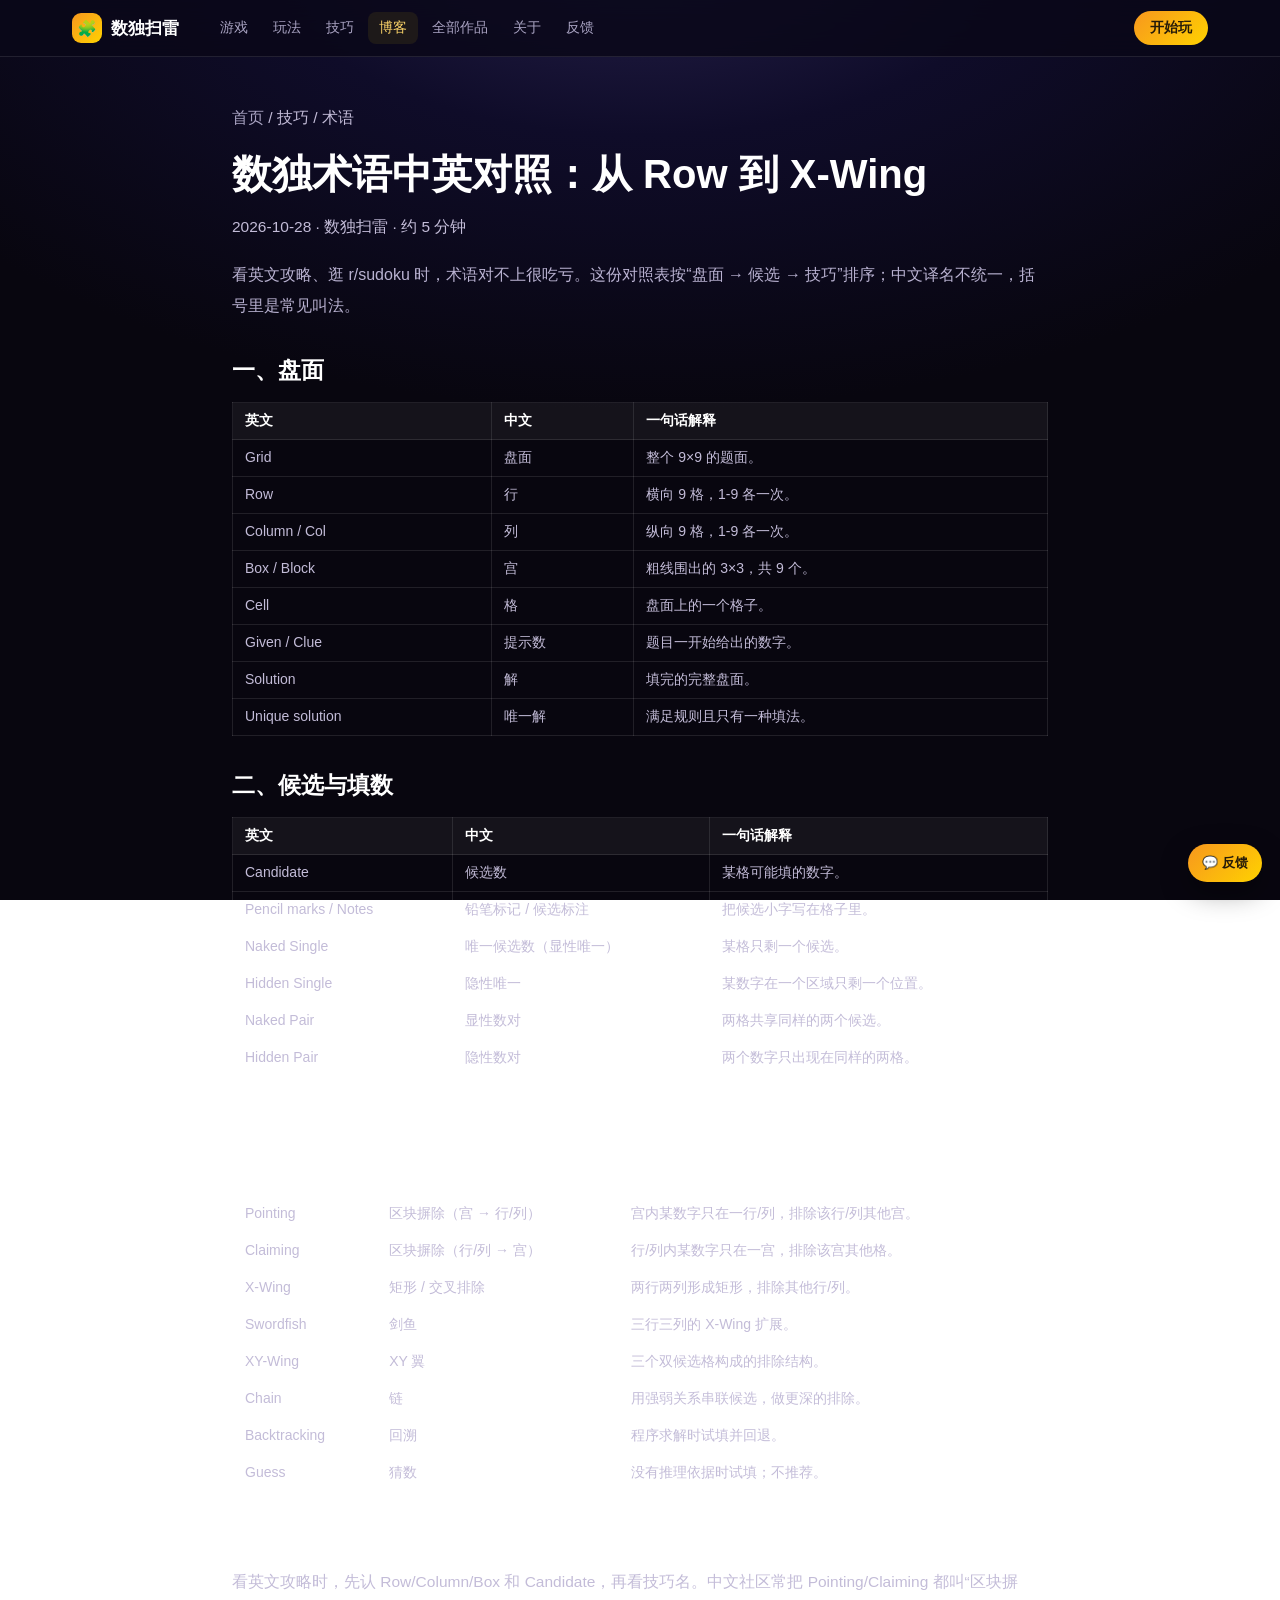
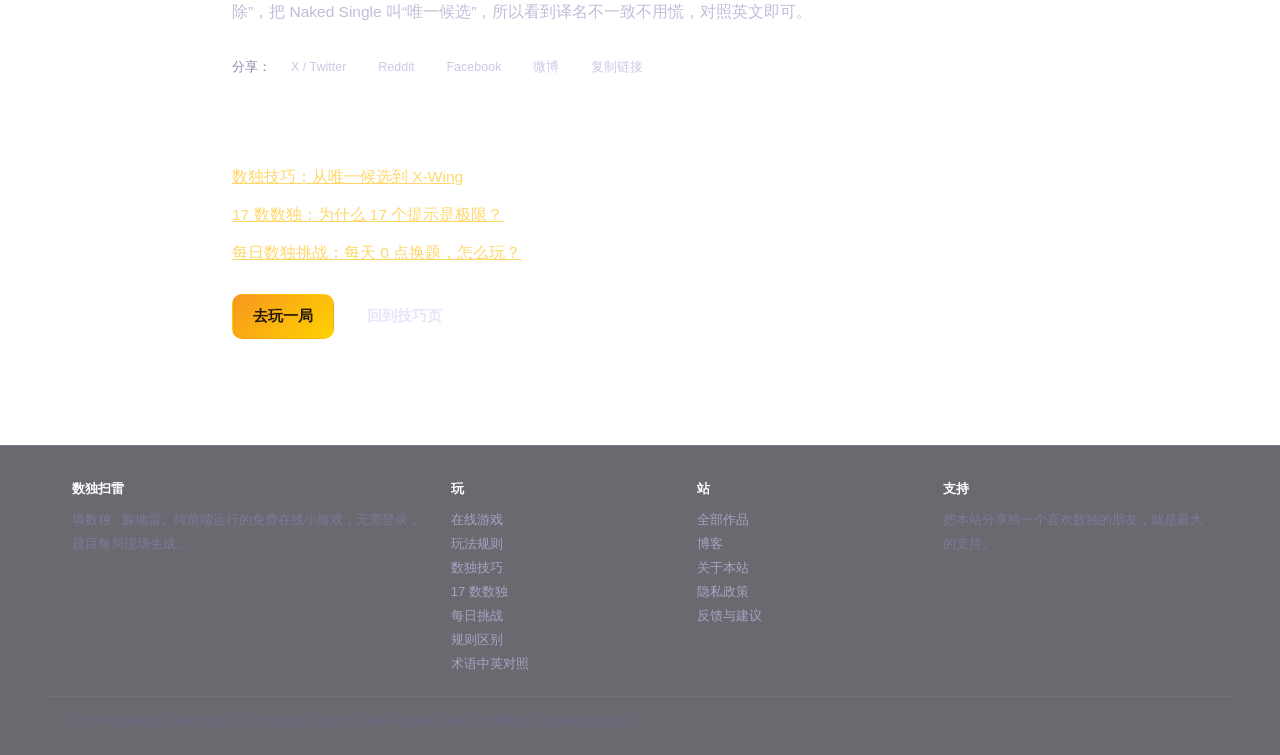
<file: sudoku-terms.html>
<!DOCTYPE html>
<html lang="zh-CN" data-lang="zh">
<head>
<meta charset="UTF-8">
<meta name="viewport" content="width=device-width, initial-scale=1.0">
<title>数独术语中英对照：Row、Box、Naked Single、X-Wing | 数独扫雷</title>
<meta name="description" content="看英文数独攻略必备：盘面、候选、技巧术语中英对照，附一句话解释。">
<meta name="robots" content="noindex,follow">
<meta name="google-site-verification" content="fCkfI7h9OU4tstCwhGj9X18s-qxIKQ5c6J4GNo-vES8">
<meta name="msvalidate.01" content="6A747E1B3899C3206CFA20ED4156CDBF">
<link rel="canonical" href="https://vocabfan.online/sudoku-terms.html">
<link rel="alternate" type="application/rss+xml" title="数独扫雷博客 RSS" href="https://sudoku.vocabfan.online/feed.xml">
<meta name="theme-color" content="#0f0c29">
<link rel="icon" type="image/svg+xml" href="assets/favicon.svg">
<link rel="icon" type="image/png" sizes="64x64" href="assets/favicon-64.png">
<link rel="apple-touch-icon" sizes="180x180" href="assets/apple-touch-icon.png">
<meta property="og:site_name" content="数独扫雷">
<meta property="og:type" content="article">
<meta property="og:locale" content="zh_CN">
<meta property="og:title" content="数独术语中英对照：Row、Box、Naked Single、X-Wing | 数独扫雷">
<meta property="og:description" content="看英文数独攻略必备：盘面、候选、技巧术语中英对照，附一句话解释。">
<meta property="og:url" content="https://vocabfan.online/sudoku-terms.html">
<meta property="og:image" content="https://sudoku.vocabfan.online/assets/og-terms.jpg">
<meta property="og:image:width" content="1200">
<meta property="og:image:height" content="630">
<meta name="twitter:card" content="summary_large_image">
<meta name="twitter:title" content="数独术语中英对照：Row、Box、Naked Single、X-Wing | 数独扫雷">
<meta name="twitter:description" content="看英文数独攻略必备：盘面、候选、技巧术语中英对照，附一句话解释。">
<meta name="twitter:image" content="https://sudoku.vocabfan.online/assets/og-terms.jpg">
<link rel="stylesheet" href="style.css?v=3">
<script type="application/ld+json">{"@context":"https://schema.org","@type":"Article","headline":"数独术语中英对照","description":"盘面、候选与技巧术语的中英对照表，附一句话解释。","inLanguage":"zh-CN","datePublished":"2026-10-28","dateModified":"2026-10-28","author":{"@type":"Organization","name":"数独扫雷"},"mainEntityOfPage":"https://sudoku.vocabfan.online/sudoku-terms.html"}</script>

</head>
<body>
<header class="site-header">
  <div class="site-header__inner">
    <a class="brand" href="index.html"><span class="brand__mark">🧩</span><span>数独扫雷</span></a>
    <nav class="site-nav" aria-label="主导航">
      <a href="index.html">游戏</a>
      <a href="how-to-play.html">玩法</a>
      <a href="strategies.html">技巧</a>
      <a href="blog.html" class="active" aria-current="page">博客</a>
      <a href="all.html">全部作品</a>
      <a href="about.html">关于</a>
      <a href="feedback.html">反馈</a>
    </nav>
    <a class="header-cta" href="index.html#game">开始玩</a>
  </div>
</header>
<main class="page">
  <p class="crumbs"><a href="index.html">首页</a> / 技巧 / 术语</p>
  <h1>数独术语中英对照：从 Row 到 X-Wing</h1>
  <p class="article-meta">2026-10-28 · 数独扫雷 · 约 5 分钟</p>
  <p class="page-lead">看英文攻略、逛 r/sudoku 时，术语对不上很吃亏。这份对照表按“盘面 → 候选 → 技巧”排序；中文译名不统一，括号里是常见叫法。</p>

  <h2>一、盘面</h2>
  <table>
    <thead><tr><th>英文</th><th>中文</th><th>一句话解释</th></tr></thead>
    <tbody>
      <tr><td>Grid</td><td>盘面</td><td>整个 9×9 的题面。</td></tr>
      <tr><td>Row</td><td>行</td><td>横向 9 格，1-9 各一次。</td></tr>
      <tr><td>Column / Col</td><td>列</td><td>纵向 9 格，1-9 各一次。</td></tr>
      <tr><td>Box / Block</td><td>宫</td><td>粗线围出的 3×3，共 9 个。</td></tr>
      <tr><td>Cell</td><td>格</td><td>盘面上的一个格子。</td></tr>
      <tr><td>Given / Clue</td><td>提示数</td><td>题目一开始给出的数字。</td></tr>
      <tr><td>Solution</td><td>解</td><td>填完的完整盘面。</td></tr>
      <tr><td>Unique solution</td><td>唯一解</td><td>满足规则且只有一种填法。</td></tr>
    </tbody>
  </table>

  <h2>二、候选与填数</h2>
  <table>
    <thead><tr><th>英文</th><th>中文</th><th>一句话解释</th></tr></thead>
    <tbody>
      <tr><td>Candidate</td><td>候选数</td><td>某格可能填的数字。</td></tr>
      <tr><td>Pencil marks / Notes</td><td>铅笔标记 / 候选标注</td><td>把候选小字写在格子里。</td></tr>
      <tr><td>Naked Single</td><td>唯一候选数（显性唯一）</td><td>某格只剩一个候选。</td></tr>
      <tr><td>Hidden Single</td><td>隐性唯一</td><td>某数字在一个区域只剩一个位置。</td></tr>
      <tr><td>Naked Pair</td><td>显性数对</td><td>两格共享同样的两个候选。</td></tr>
      <tr><td>Hidden Pair</td><td>隐性数对</td><td>两个数字只出现在同样的两格。</td></tr>
    </tbody>
  </table>

  <div class="ad-slot" data-ad-slot="articleMid"></div>

  <h2>三、技巧</h2>
  <table>
    <thead><tr><th>英文</th><th>中文</th><th>一句话解释</th></tr></thead>
    <tbody>
      <tr><td>Pointing</td><td>区块摒除（宫 → 行/列）</td><td>宫内某数字只在一行/列，排除该行/列其他宫。</td></tr>
      <tr><td>Claiming</td><td>区块摒除（行/列 → 宫）</td><td>行/列内某数字只在一宫，排除该宫其他格。</td></tr>
      <tr><td>X-Wing</td><td>矩形 / 交叉排除</td><td>两行两列形成矩形，排除其他行/列。</td></tr>
      <tr><td>Swordfish</td><td>剑鱼</td><td>三行三列的 X-Wing 扩展。</td></tr>
      <tr><td>XY-Wing</td><td>XY 翼</td><td>三个双候选格构成的排除结构。</td></tr>
      <tr><td>Chain</td><td>链</td><td>用强弱关系串联候选，做更深的排除。</td></tr>
      <tr><td>Backtracking</td><td>回溯</td><td>程序求解时试填并回退。</td></tr>
      <tr><td>Guess</td><td>猜数</td><td>没有推理依据时试填；不推荐。</td></tr>
    </tbody>
  </table>

  <h2>四、怎么用这张表</h2>
  <p>看英文攻略时，先认 Row/Column/Box 和 Candidate，再看技巧名。中文社区常把 Pointing/Claiming 都叫“区块摒除”，把 Naked Single 叫“唯一候选”，所以看到译名不一致不用慌，对照英文即可。</p>

  <div class="share">
    <span>分享：</span>
    <a href="https://twitter.com/intent/tweet?text=%E6%95%B0%E7%8B%AC%E6%9C%AF%E8%AF%AD%E4%B8%AD%E8%8B%B1%E5%AF%B9%E7%85%A7%EF%BC%9A%E4%BB%8E%20Row%20%E5%88%B0%20X-Wing&amp;url=https%3A%2F%2Fsudoku.vocabfan.online%2Fsudoku-terms.html" target="_blank" rel="noopener">X / Twitter</a>
    <a href="https://www.reddit.com/submit?url=https%3A%2F%2Fsudoku.vocabfan.online%2Fsudoku-terms.html&amp;title=%E6%95%B0%E7%8B%AC%E6%9C%AF%E8%AF%AD%E4%B8%AD%E8%8B%B1%E5%AF%B9%E7%85%A7%EF%BC%9A%E4%BB%8E%20Row%20%E5%88%B0%20X-Wing" target="_blank" rel="noopener">Reddit</a>
    <a href="https://www.facebook.com/sharer/sharer.php?u=https%3A%2F%2Fsudoku.vocabfan.online%2Fsudoku-terms.html" target="_blank" rel="noopener">Facebook</a>
    <a href="https://service.weibo.com/share/share.php?url=https%3A%2F%2Fsudoku.vocabfan.online%2Fsudoku-terms.html&amp;title=%E6%95%B0%E7%8B%AC%E6%9C%AF%E8%AF%AD%E4%B8%AD%E8%8B%B1%E5%AF%B9%E7%85%A7%EF%BC%9A%E4%BB%8E%20Row%20%E5%88%B0%20X-Wing" target="_blank" rel="noopener">微博</a>
    <button type="button" class="copy-link" data-url="https://sudoku.vocabfan.online/sudoku-terms.html">复制链接</button>
  </div>

  <h2>相关阅读</h2>
  <ul class="related">
    <li><a href="strategies.html">数独技巧：从唯一候选到 X-Wing</a></li>
    <li><a href="17-clues.html">17 数数独：为什么 17 个提示是极限？</a></li>
    <li><a href="daily-sudoku.html">每日数独挑战：每天 0 点换题，怎么玩？</a></li>
  </ul>

  <div class="ad-slot" data-ad-slot="articleEnd"></div>

  <div class="cta">
    <a class="btn btn--primary" href="index.html#game">去玩一局</a>
    <a class="btn btn--ghost" href="strategies.html">回到技巧页</a>
  </div>
</main>
<footer class="site-footer">
  <div class="site-footer__inner">
    <div>
      <h4>数独扫雷</h4>
      <p>填数独 · 躲地雷。纯前端运行的免费在线小游戏，无需登录，题目每局现场生成。</p>
    </div>
    <div>
      <h4>玩</h4>
      <a href="index.html#game">在线游戏</a>
      <a href="how-to-play.html">玩法规则</a>
      <a href="strategies.html">数独技巧</a>
      <a href="17-clues.html">17 数数独</a>
      <a href="daily-sudoku.html">每日挑战</a>
      <a href="sudoku-minesweeper-difference.html">规则区别</a>
      <a href="sudoku-terms.html">术语中英对照</a>
    </div>
    <div>
      <h4>站</h4>
      <a href="all.html">全部作品</a>
      <a href="blog.html">博客</a>
      <a href="about.html">关于本站</a>
      <a href="privacy.html">隐私政策</a>
      <a href="feedback.html">反馈与建议</a>
    </div>
    <div>
      <h4>支持</h4>
      <p>把本站分享给一个喜欢数独的朋友，就是最大的支持。</p>
    </div>
  </div>
  <div class="site-footer__bottom">© 2026 数独扫雷 · 非官方站点，与任何游戏厂商无关 · 本站不使用账号系统，游戏数据只留在你的浏览器里。</div>
</footer>
<a class="feedback-fab" href="feedback.html" aria-label="反馈与建议">💬 反馈</a>
<script>
document.querySelectorAll('.copy-link').forEach(function (btn) {
  btn.addEventListener('click', function () {
    var url = btn.getAttribute('data-url');
    function done() {
      btn.textContent = '已复制';
      setTimeout(function () { btn.textContent = '复制链接'; }, 1500);
    }
    function fallback() {
      var ta = document.createElement('textarea');
      ta.value = url;
      document.body.appendChild(ta);
      ta.select();
      try { document.execCommand('copy'); done(); } catch (e) {}
      document.body.removeChild(ta);
    }
    if (navigator.clipboard && navigator.clipboard.writeText) {
      navigator.clipboard.writeText(url).then(done, fallback);
    } else fallback();
  });
});
</script>
</body>
</html>
</file>
<file: style.css>
* {
    margin: 0;
    padding: 0;
    box-sizing: border-box;
}

body {
    font-family: 'Segoe UI', 'Microsoft YaHei', sans-serif;
    background: linear-gradient(135deg, #0f0c29, #302b63, #24243e);
    min-height: 100vh;
    display: flex;
    justify-content: center;
    align-items: center;
    color: #fff;
}

.container {
    background: rgba(255, 255, 255, 0.05);
    backdrop-filter: blur(20px);
    border-radius: 24px;
    padding: 24px;
    box-shadow: 0 25px 50px rgba(0, 0, 0, 0.5);
    border: 1px solid rgba(255, 255, 255, 0.1);
    max-width: 520px;
    width: 100%;
}

h1 {
    text-align: center;
    font-size: 26px;
    margin-bottom: 6px;
    background: linear-gradient(90deg, #f7971e, #ffd200);
    -webkit-background-clip: text;
    -webkit-text-fill-color: transparent;
    background-clip: text;
}

.subtitle {
    text-align: center;
    color: rgba(255, 255, 255, 0.5);
    font-size: 12px;
    margin-bottom: 14px;
}

/* 难度选择 */
.difficulty-selector {
    display: flex;
    gap: 6px;
    justify-content: center;
    margin-bottom: 14px;
}

.diff-btn {
    padding: 6px 16px;
    border: 1px solid rgba(255, 255, 255, 0.2);
    border-radius: 20px;
    background: transparent;
    color: rgba(255, 255, 255, 0.7);
    cursor: pointer;
    font-size: 13px;
    transition: all 0.3s;
    font-family: inherit;
}

.diff-btn:hover {
    background: rgba(255, 255, 255, 0.1);
    color: #fff;
}

.diff-btn.active {
    background: linear-gradient(135deg, #f7971e, #ffd200);
    color: #1a1a2e;
    border-color: transparent;
    font-weight: 600;
}

/* 游戏信息栏 */
.game-info {
    display: flex;
    justify-content: space-between;
    align-items: center;
    margin-bottom: 10px;
    padding: 0 2px;
}

.info-item {
    display: flex;
    align-items: center;
    gap: 4px;
    font-size: 13px;
    color: rgba(255, 255, 255, 0.8);
}

.info-item .icon {
    font-size: 16px;
}

.info-item .value {
    font-weight: 600;
    color: #ffd200;
    min-width: 18px;
    text-align: center;
}

/* 数独网格 */
.sudoku-grid {
    display: grid;
    grid-template-columns: repeat(9, 1fr);
    gap: 1px;
    background: rgba(255, 255, 255, 0.15);
    border: 2px solid rgba(255, 255, 255, 0.3);
    border-radius: 8px;
    overflow: hidden;
    aspect-ratio: 1;
    margin-bottom: 10px;
}

.cell {
    background: rgba(255, 255, 255, 0.05);
    display: flex;
    align-items: center;
    justify-content: center;
    font-size: 20px;
    font-weight: 500;
    cursor: pointer;
    transition: all 0.15s;
    position: relative;
    user-select: none;
    aspect-ratio: 1;
}

.cell:hover {
    background: rgba(255, 255, 255, 0.12);
}

.cell.selected {
    background: rgba(255, 215, 0, 0.25) !important;
    box-shadow: inset 0 0 0 2px #ffd200;
}

/* 给定数字（题目）- 白色粗体 */
.cell.given {
    color: #ffffff;
    font-weight: 700;
}

/* 玩家填的数字 - 绿色区分 */
.cell.player {
    color: #4caf50;
    font-weight: 600;
}

/* 检查出的错误数字标红（红字=错误，与红底=雷数警示区分） */
.sudoku-grid .cell.player.checked-wrong {
    color: #ef5350;
    font-weight: 700;
}

/* 数独语法冲突标红（同行/列/宫重复） */
.sudoku-grid .cell.player.conflict {
    color: #ef5350;
    font-weight: 700;
    animation: conflictPulse 0.6s ease;
}

@keyframes conflictPulse {
    0%, 100% { background: rgba(255, 0, 0, 0.1); }
    50% { background: rgba(255, 0, 0, 0.3); }
}

/* 红色背景提示 = 该数字等于相邻格子中的雷数
   文字颜色保持身份色（白=题目 / 绿=已填），与"红字=错误"区分开 */
.sudoku-grid .cell.hint {
    background: rgba(255, 0, 0, 0.25);
    font-weight: 700;
}

.sudoku-grid .cell.player.hint {
    color: #7ee68a;
}

/* 放大镜检查通过的宫 - 整宫淡绿背景 */
.sudoku-grid .cell.box-correct {
    background: rgba(76, 175, 80, 0.16);
}

/* 宫左上角的检查结果徽标（✅ 通过 / ❌ 有错误） */
.sudoku-grid .cell.box-correct-tl::after {
    content: '✅';
    position: absolute;
    top: 0;
    left: 1px;
    font-size: 10px;
    line-height: 1.2;
}

.sudoku-grid .cell.box-wrong-tl::after {
    content: '❌';
    position: absolute;
    top: 0;
    left: 1px;
    font-size: 10px;
    line-height: 1.2;
}

/* 已铲除地雷的格子 - 蓝色背景 + 绿色✓ */
.sudoku-grid .cell.shoveled {
    background: rgba(33, 150, 243, 0.35);
}

.sudoku-grid .cell.shoveled:hover {
    background: rgba(33, 150, 243, 0.48);
}

/* 选中已铲格时保留蓝底，用金框提示选中 */
.sudoku-grid .cell.shoveled.selected {
    background: rgba(33, 150, 243, 0.35) !important;
    box-shadow: inset 0 0 0 2px #ffd200;
}

.sudoku-grid .cell.shoveled::after {
    content: '✓';
    position: absolute;
    top: 0;
    right: 2px;
    font-size: 11px;
    font-weight: bold;
    color: #43a047;
}

/* 长按确认没有雷不改变格子外观 */

/* 每格右下角：周围雷数徽标；0 用极淡样式，避免从有无徽标判断雷位 */
.sudoku-grid .cell .mine-badge {
    position: absolute;
    left: 2px;
    bottom: 1px;
    font-size: 9px;
    line-height: 1;
    font-weight: 700;
    color: #b9c9d8;
    opacity: .78;
    pointer-events: none;
    z-index: 1;
}

.sudoku-grid .cell .mine-badge.zero {
    opacity: .16;
}

.sudoku-grid .cell.shoveled .mine-badge {
    color: #e3f2fd;
}

/* 3x3 宫格边框 */
.cell:nth-child(3n) {
    border-right: 2px solid rgba(255, 255, 255, 0.3);
}

.cell:nth-child(9n) {
    border-right: none;
}

.cell:nth-child(n+19):nth-child(-n+27) {
    border-bottom: 2px solid rgba(255, 255, 255, 0.3);
}

.cell:nth-child(n+46):nth-child(-n+54) {
    border-bottom: 2px solid rgba(255, 255, 255, 0.3);
}

/* 标记模式 - 格子内9宫格虚线 */
.cell.mark-mode {
    cursor: cell;
}

.cell .mark-grid {
    position: absolute;
    top: 0;
    left: 0;
    width: 100%;
    height: 100%;
    display: grid;
    grid-template-columns: repeat(3, 1fr);
    grid-template-rows: repeat(3, 1fr);
    pointer-events: none;
}

.cell .mark-cell {
    display: flex;
    align-items: center;
    justify-content: center;
    font-size: 8px;
    color: rgba(255, 255, 255, 0.4);
    pointer-events: auto;
    cursor: pointer;
    border: 0.5px solid rgba(255, 255, 255, 0.08);
    border-radius: 1px;
    transition: background 0.1s;
}

.cell .mark-cell:hover {
    background: rgba(255, 255, 255, 0.1);
}

.cell .mark-cell.active {
    color: rgba(255, 255, 255, 0.7);
    font-weight: 600;
}

/* 非标记模式下，有标记数字的格子显示紧凑小数字 - 3x3 grid 固定位置 */
.cell .marks-compact {
    position: absolute;
    top: 0;
    left: 0;
    width: 100%;
    height: 100%;
    display: grid;
    grid-template-columns: repeat(3, 1fr);
    grid-template-rows: repeat(3, 1fr);
    padding: 1px;
    pointer-events: none;
}

.cell .marks-compact .mark-num {
    display: flex;
    align-items: center;
    justify-content: center;
    font-size: 7px;
    color: rgba(255, 255, 255, 0.5);
    line-height: 1;
}

/* 数字键盘 + 缩略图 合并区域 - 同一个大方框 */
.numpad-thumbnail-area {
    display: flex;
    flex-direction: column;
    gap: 3px;
    margin-bottom: 8px;
    background: rgba(255, 255, 255, 0.05);
    border: 1px solid rgba(255, 255, 255, 0.12);
    border-radius: 10px;
    padding: 4px;
}

/* 数字键盘 - 每个按钮内嵌缩略图 */
.numpad {
    display: grid;
    grid-template-columns: repeat(3, 1fr);
    gap: 4px;
}

.num-btn-wrapper {
    display: flex;
    flex-direction: column;
    align-items: center;
    gap: 1px;
    background: rgba(255, 255, 255, 0.05);
    border: 1px solid rgba(255, 255, 255, 0.12);
    border-radius: 8px;
    padding: 3px 3px 2px;
    cursor: pointer;
    transition: all 0.2s;
}

.num-btn-wrapper:hover {
    background: rgba(255, 255, 255, 0.15);
    transform: translateY(-1px);
}

.num-btn-wrapper:active {
    transform: translateY(0);
}

.num-btn-wrapper .num-label {
    font-size: 18px;
    font-weight: 700;
    color: #fff;
    line-height: 1.1;
    pointer-events: none;
}

/* 每个数字按钮对应的缩略图（3x3宫格分布图：每个小格代表一个3x3宫） */
.num-thumb {
    width: 18%;
    aspect-ratio: 1;
    display: grid;
    grid-template-columns: repeat(3, 1fr);
    grid-template-rows: repeat(3, 1fr);
    gap: 1px;
    padding: 2px;
    background: rgba(255, 255, 255, 0.03);
    border-radius: 4px;
    transition: all 0.2s;
    position: relative;
    border: 1.5px solid transparent;
}

.num-thumb .nt-cell {
    border-radius: 1px;
    background: transparent;
}

.num-thumb .nt-cell.filled {
    background: rgba(255, 255, 255, 0.5);
}

.num-thumb .nt-cell.given {
    background: rgba(255, 255, 255, 0.7);
}

/* 擦除按钮单独一行 */
.num-btn-wrapper.erase-wrapper {
    grid-column: 1 / -1;
    flex-direction: row;
    justify-content: center;
    padding: 6px;
    background: rgba(239, 83, 80, 0.2);
    border-color: rgba(239, 83, 80, 0.3);
}

.num-btn-wrapper.erase-wrapper:hover {
    background: rgba(239, 83, 80, 0.35);
}

.num-btn-wrapper.erase-wrapper .num-label {
    color: #ef5350;
    font-size: 14px;
}

/* 操作按钮 */
.action-bar {
    display: flex;
    gap: 6px;
    justify-content: center;
    flex-wrap: wrap;
}

.action-btn {
    padding: 8px 12px;
    border: none;
    border-radius: 10px;
    font-size: 12px;
    font-weight: 600;
    cursor: pointer;
    transition: all 0.3s;
    font-family: inherit;
    flex: 1;
    min-width: 70px;
    white-space: nowrap;
}

.action-btn:hover {
    transform: translateY(-2px);
}

.action-btn.new-game {
    background: linear-gradient(135deg, #667eea, #764ba2);
    color: #fff;
}

.action-btn.new-game:hover {
    box-shadow: 0 8px 25px rgba(102, 126, 234, 0.4);
}

.action-btn.mark-btn {
    background: linear-gradient(135deg, #3498db, #2980b9);
    color: #fff;
}

.action-btn.mark-btn.active {
    background: linear-gradient(135deg, #1abc9c, #16a085);
}

.action-btn.magnify-btn {
    background: linear-gradient(135deg, #9b59b6, #8e44ad);
    color: #fff;
    cursor: default;
}

.action-btn.magnify-btn.can-use {
    cursor: pointer;
}

.action-btn.magnify-btn.can-use:hover {
    box-shadow: 0 8px 25px rgba(155, 89, 182, 0.4);
}

.action-btn.magnify-btn.active {
    background: linear-gradient(135deg, #00e676, #00c853);
    box-shadow: 0 0 20px rgba(0, 230, 118, 0.4);
}

/* 失败弹窗 - 爆炸效果 */
.cell.exploded {
    background: rgba(255, 0, 0, 0.6) !important;
    animation: explode 0.5s ease;
}

@keyframes explode {
    0% { transform: scale(1); }
    50% { transform: scale(1.3); }
    100% { transform: scale(1); }
}

.cell.exploded::after {
    content: '💥';
    font-size: 18px;
    position: absolute;
}

/* 胜利弹窗 */
.modal-overlay {
    display: none;
    position: fixed;
    top: 0;
    left: 0;
    right: 0;
    bottom: 0;
    background: rgba(0, 0, 0, 0.7);
    backdrop-filter: blur(8px);
    justify-content: center;
    align-items: center;
    z-index: 1000;
}

.modal-overlay.show {
    display: flex;
}

.modal {
    background: linear-gradient(135deg, #1a1a2e, #16213e);
    border-radius: 24px;
    padding: 36px;
    text-align: center;
    border: 1px solid rgba(255, 255, 255, 0.1);
    box-shadow: 0 30px 60px rgba(0, 0, 0, 0.5);
    max-width: 380px;
    width: 90%;
    animation: modalIn 0.4s ease;
}

@keyframes modalIn {
    from {
        opacity: 0;
        transform: scale(0.8) translateY(20px);
    }
    to {
        opacity: 1;
        transform: scale(1) translateY(0);
    }
}

.modal .trophy {
    font-size: 56px;
    margin-bottom: 12px;
}

.modal h2 {
    font-size: 26px;
    margin-bottom: 6px;
    background: linear-gradient(90deg, #f7971e, #ffd200);
    -webkit-background-clip: text;
    -webkit-text-fill-color: transparent;
    background-clip: text;
}

.modal p {
    color: rgba(255, 255, 255, 0.6);
    margin-bottom: 20px;
    font-size: 14px;
}

.modal .action-btn {
    padding: 10px 36px;
    font-size: 15px;
}

/* 自定义提示弹窗（替代 alert） */
.toast-overlay {
    display: none;
    position: fixed;
    top: 0;
    left: 0;
    right: 0;
    bottom: 0;
    background: rgba(0, 0, 0, 0.5);
    backdrop-filter: blur(4px);
    justify-content: center;
    align-items: center;
    z-index: 999;
    cursor: pointer;
}

.toast-overlay.show {
    display: flex;
}

.toast-box {
    background: linear-gradient(135deg, #1a1a2e, #16213e);
    border-radius: 16px;
    padding: 28px 32px;
    text-align: center;
    border: 1px solid rgba(255, 255, 255, 0.1);
    box-shadow: 0 20px 40px rgba(0, 0, 0, 0.5);
    max-width: 340px;
    width: 90%;
    animation: modalIn 0.3s ease;
    cursor: default;
}

.toast-box .toast-icon {
    font-size: 36px;
    margin-bottom: 10px;
}

.toast-box .toast-msg {
    color: rgba(255, 255, 255, 0.85);
    font-size: 15px;
    margin-bottom: 18px;
    line-height: 1.5;
}

.toast-box .toast-btn {
    padding: 8px 28px;
    border: none;
    border-radius: 20px;
    background: linear-gradient(135deg, #667eea, #764ba2);
    color: #fff;
    font-size: 14px;
    font-weight: 600;
    cursor: pointer;
    font-family: inherit;
    transition: all 0.2s;
}

.toast-box .toast-btn:hover {
    transform: translateY(-1px);
    box-shadow: 0 4px 15px rgba(102, 126, 234, 0.4);
}

/* 标题行：规则按钮 + 标题 */
.header-row {
    display: flex;
    align-items: center;
    justify-content: space-between;
    margin-bottom: 6px;
}

.rules-btn {
    background: rgba(255, 255, 255, 0.1);
    border: 1px solid rgba(255, 255, 255, 0.2);
    border-radius: 20px;
    color: rgba(255, 255, 255, 0.8);
    cursor: pointer;
    font-size: 13px;
    padding: 4px 12px;
    font-family: inherit;
    transition: all 0.2s;
    white-space: nowrap;
}

.rules-btn:hover {
    background: rgba(255, 255, 255, 0.2);
    color: #fff;
}

/* 规则弹窗内容 */
.rules-modal .rules-content {
    text-align: left;
    max-height: 50vh;
    overflow-y: auto;
    margin: 12px 0;
    padding: 0 8px;
}

.rules-modal .rules-content p {
    color: rgba(255, 255, 255, 0.85);
    font-size: 13px;
    line-height: 1.7;
    margin-bottom: 10px;
}

.rules-modal .rules-content strong {
    color: #ffd200;
}

/* 选中格子时，同行/列/宫变亮 */
.cell.related {
    background: rgba(255, 255, 255, 0.08);
}

/* 选中数字时，所有相同数字高亮 */
.cell.highlighted {
    background: rgba(255, 215, 0, 0.12);
}

/* 数字键盘上对应数字高亮 */
.num-btn-wrapper.highlighted {
    background: rgba(255, 215, 0, 0.15);
    border-color: rgba(255, 215, 0, 0.3);
}

/* 长按铲雷：按住空格子时的环形填充进度动画（0.6秒与计时器同步） */
.sudoku-grid .cell.pressing::before {
    content: '';
    position: absolute;
    top: 0;
    right: 0;
    bottom: 0;
    left: 0;
    background: rgba(243, 156, 18, 0.4);
    clip-path: circle(0% at 50% 50%);
    animation: pressFill 0.6s linear forwards;
    pointer-events: none;
}

@keyframes pressFill {
    to { clip-path: circle(75% at 50% 50%); }
}

/* 颜色图例 */
.legend {
    display: flex;
    justify-content: center;
    flex-wrap: wrap;
    gap: 3px 12px;
    font-size: 11px;
    color: rgba(255, 255, 255, 0.65);
    margin-bottom: 8px;
}

.legend .lg {
    display: inline-flex;
    align-items: center;
    gap: 4px;
}

.legend .lg::before {
    content: '';
    width: 9px;
    height: 9px;
    border-radius: 3px;
    flex-shrink: 0;
}

.lg-given::before { background: #e0e0e0; }
.lg-player::before { background: #4caf50; }
.lg-hint::before { background: rgba(255, 0, 0, 0.55); }
.lg-wrong { color: #ef5350; }
.lg-wrong::before { background: transparent; border: 1.5px solid #ef5350; }
.lg-shoveled::before { background: rgba(33, 150, 243, 0.65); }
.lg-clue::before { background: #b9c9d8; }

/* 响应式 */
@media (max-width: 480px) {
    .container {
        padding: 14px;
        border-radius: 14px;
    }
    h1 {
        font-size: 20px;
    }
    .cell {
        font-size: 16px;
    }
    .cell .mark-cell {
        font-size: 7px;
    }
    .cell .marks-compact .mark-num {
        font-size: 6px;
    }
    .num-btn-wrapper .num-label {
        font-size: 17px;
    }
    .diff-btn {
        padding: 5px 12px;
        font-size: 12px;
    }
    .legend {
        font-size: 10px;
        gap: 2px 8px;
    }
    .action-btn {
        font-size: 11px;
        padding: 7px 8px;
        min-width: 55px;
    }
}

/* ===== 站点外壳（在游戏样式之后覆盖） ===== */
:root{--gold:#f7b733;--gold2:#ffd200;--text:#ece9f7;--muted:#a9a3c2;--line:rgba(255,255,255,.1)}
html{scroll-behavior:smooth}
body{display:block;background:radial-gradient(900px 500px at 50% -10%,#2a2450 0,#0f0c29 45%,#08060f 100%) fixed;min-height:100vh;padding:0;color:var(--text)}
.site-header{position:sticky;top:0;z-index:60;background:rgba(10,8,24,.84);backdrop-filter:blur(14px);border-bottom:1px solid var(--line)}
.site-header__inner{max-width:1180px;margin:0 auto;padding:11px 22px;display:flex;align-items:center;gap:20px}
.brand{display:flex;align-items:center;gap:9px;color:#fff;text-decoration:none;font-weight:800;font-size:17px;white-space:nowrap}
.brand__mark{width:30px;height:30px;display:grid;place-items:center;border-radius:9px;background:linear-gradient(135deg,#f7971e,#ffd200);font-size:16px}
.site-nav{display:flex;gap:3px;margin-left:10px}
.site-nav a{color:var(--muted);text-decoration:none;font-size:14px;padding:7px 11px;border-radius:8px}
.site-nav a:hover{color:#fff;background:rgba(255,255,255,.06)}
.site-nav a.active{color:#ffd76a;background:rgba(255,210,0,.08)}
.header-cta{margin-left:auto;background:linear-gradient(135deg,#f7971e,#ffd200);color:#241a09;text-decoration:none;font-weight:700;font-size:14px;padding:8px 16px;border-radius:999px;white-space:nowrap}
.hero{position:relative;padding:36px 22px 8px;background:url(assets/hero-bg.jpg) center right/cover no-repeat}
.hero::before{content:"";position:absolute;inset:0;background:linear-gradient(90deg,rgba(8,6,16,.97) 0%,rgba(8,6,16,.9) 34%,rgba(8,6,16,.55) 68%,rgba(8,6,16,.25) 100%)}
.hero__inner{max-width:1180px;margin:0 auto;display:grid;grid-template-columns:minmax(0,1fr) 540px;gap:44px;align-items:start;position:relative;z-index:1}
.hero__copy{padding-top:30px;position:sticky;top:92px}
.badge{display:inline-block;font-size:11px;letter-spacing:.18em;color:#ffd76a;border:1px solid rgba(255,210,0,.28);background:rgba(255,210,0,.06);padding:5px 10px;border-radius:999px}
.hero h1{font-size:58px;line-height:1.05;margin:18px 0 14px;text-align:left;background:linear-gradient(90deg,#f7971e,#ffd200);-webkit-background-clip:text;background-clip:text;-webkit-text-fill-color:transparent}
.hero__lead{font-size:17px;line-height:1.9;color:#c9c2e0;max-width:520px}
.hero__actions{display:flex;gap:12px;flex-wrap:wrap;margin:24px 0}
.btn{display:inline-flex;align-items:center;justify-content:center;gap:8px;padding:12px 20px;border-radius:10px;text-decoration:none;font-weight:700;font-size:15px;border:1px solid transparent;cursor:pointer;font-family:inherit}
.btn--primary{background:linear-gradient(135deg,#f7971e,#ffd200);color:#241a09}
.btn--ghost{border-color:rgba(255,255,255,.18);color:#e9e5f7;background:rgba(255,255,255,.04)}
.hero__stats{display:flex;gap:36px;list-style:none;margin:26px 0 0;padding:0}
.hero__stats b{display:block;font-size:26px;color:#fff}
.hero__stats span{color:var(--muted);font-size:12px}
.hero__note{color:#7f7899;font-size:12px;margin-top:22px;line-height:1.8}
.hero__quick{margin-top:26px;border-top:1px solid var(--line);padding-top:20px;max-width:520px}
.hero__quick h2{font-size:12px;color:#ffd76a;margin:0 0 12px;letter-spacing:.16em;font-weight:700}
.hero__quick ol{list-style:none;padding:0;margin:0;display:grid;gap:11px}
.hero__quick li{display:flex;gap:11px;align-items:flex-start;font-size:13.5px;color:#a9a3c2;line-height:1.7}
.hero__quick li span{flex:0 0 22px;height:22px;border-radius:7px;display:grid;place-items:center;background:rgba(255,210,0,.1);border:1px solid rgba(255,210,0,.25);color:#ffd76a;font-size:11px;font-weight:700}
.hero__quick li b{display:block;color:#fff;font-size:13.5px;margin-bottom:1px}
.chips{display:flex;gap:7px;flex-wrap:wrap;margin-top:15px}
.chips span{font-size:11.5px;color:#cfc8e6;border:1px solid var(--line);background:rgba(255,255,255,.03);padding:4px 9px;border-radius:999px}
.hero__game{min-width:0}
.hero__game .container{max-width:540px;margin:0 auto;background:rgba(16,13,35,.9)}
.game-title{text-align:center;font-size:26px;margin-bottom:6px;background:linear-gradient(90deg,#f7971e,#ffd200);-webkit-background-clip:text;background-clip:text;-webkit-text-fill-color:transparent}
.difficulty-selector{flex-wrap:wrap}
.game-info{flex-wrap:wrap;gap:6px 10px}
.content{padding:42px 22px 8px}
.content__inner{max-width:900px;margin:0 auto}
.content h2{font-size:26px;margin:36px 0 12px;color:#fff}
.content h3{font-size:18px;color:#ffd76a;margin:22px 0 6px}
.content p,.content li{color:#c3bcd8;font-size:15.5px;line-height:1.95}
.content a{color:#ffd76a}
.content ul,.content ol{padding-left:22px}
.steps{list-style:none;padding:0;display:grid;gap:12px}
.steps li{background:rgba(255,255,255,.04);border:1px solid var(--line);border-radius:12px;padding:14px 16px}
.steps b{color:#ffd76a}
.mode-grid{display:grid;grid-template-columns:repeat(auto-fit,minmax(158px,1fr));gap:12px;margin:18px 0}
.mode{background:rgba(255,255,255,.04);border:1px solid var(--line);border-radius:12px;padding:14px}
.mode h3{margin:0 0 6px;font-size:16px;color:#fff}
.mode p{margin:0;font-size:13px;line-height:1.7;color:var(--muted)}
details{background:rgba(255,255,255,.03);border:1px solid var(--line);border-radius:12px;padding:14px 16px;margin:10px 0}
summary{cursor:pointer;color:#fff;font-weight:600}
details p{margin:10px 0 0;color:#b8b1cf}
.ad-slot{margin:26px auto;max-width:970px}
.all-grid{display:grid;grid-template-columns:repeat(auto-fill,minmax(270px,1fr));gap:14px;margin:24px 0}
.all-card{display:flex;flex-direction:column;min-height:190px;padding:18px;border:1px solid var(--line);border-radius:14px;background:rgba(255,255,255,.035);text-decoration:none;transition:transform .16s ease,border-color .16s ease,background .16s ease}
.all-card:hover{transform:translateY(-2px);border-color:rgba(255,210,0,.42);background:rgba(255,210,0,.055)}
.all-card .all-top{display:flex;justify-content:space-between;align-items:center;gap:8px;margin-bottom:10px}
.all-card .all-tag{font-size:11px;color:#ffd76a;border:1px solid rgba(255,210,0,.28);background:rgba(255,210,0,.07);border-radius:999px;padding:3px 8px}
.all-card .all-arrow{color:#7f7899;font-size:15px}
.all-card h3{font-size:19px;line-height:1.35;margin:0 0 7px;color:#fff}
.all-card p{font-size:13px;line-height:1.65;color:var(--muted);margin:0}
.all-card .all-url{margin-top:auto;padding-top:12px;font-size:11px;color:#6f6888;word-break:break-all}
.all-note{margin:24px 0;padding:14px 16px;border:1px solid rgba(255,210,0,.22);background:rgba(255,210,0,.055);border-radius:12px;color:var(--muted);font-size:13px;line-height:1.8}
.ad-slot:empty{display:none}
.ad-slot::before{content:"广告";display:block;text-align:center;font-size:11px;letter-spacing:.08em;color:var(--muted);margin:0 0 6px}
.site-footer{border-top:1px solid var(--line);margin-top:50px;background:rgba(8,6,18,.6)}
.site-footer__inner{max-width:1180px;margin:0 auto;padding:34px 22px 20px;display:grid;grid-template-columns:1.6fr 1fr 1fr 1.2fr;gap:26px}
.site-footer h4{font-size:13px;color:#fff;margin:0 0 10px}
.site-footer a{display:block;color:var(--muted);text-decoration:none;font-size:13px;padding:3px 0}
.site-footer a:hover{color:#ffd76a}
.site-footer p{color:#7f7899;font-size:13px;line-height:1.8;margin:6px 0 0}
.site-footer__bottom{max-width:1180px;margin:0 auto;padding:14px 22px 22px;border-top:1px solid rgba(255,255,255,.06);color:#6f6888;font-size:12px;line-height:1.8}
.feedback-fab{position:fixed;right:18px;bottom:18px;z-index:70;display:inline-flex;align-items:center;gap:7px;padding:10px 14px;border-radius:999px;background:linear-gradient(135deg,#f7971e,#ffd200);color:#241a09;text-decoration:none;font-weight:700;font-size:13px;box-shadow:0 10px 28px rgba(0,0,0,.4)}
.page{max-width:860px;margin:0 auto;padding:46px 22px 30px}
.page h1{font-size:40px;text-align:left;margin-bottom:10px;background:none;-webkit-text-fill-color:#fff;color:#fff}
.page .page-lead{font-size:16px;color:#b9b2d1;line-height:1.9;margin-bottom:26px}
.page h2{font-size:23px;margin:34px 0 10px;color:#fff}
.page h3{font-size:17px;color:#ffd76a;margin:22px 0 6px}
.page p,.page li{color:#c3bcd8;line-height:1.95;font-size:15.5px}
.page ul,.page ol{padding-left:22px}
.page .card{background:rgba(255,255,255,.04);border:1px solid var(--line);border-radius:14px;padding:18px 20px;margin:14px 0}
.page .cta{display:flex;gap:12px;flex-wrap:wrap;margin:26px 0}
.page table{width:100%;border-collapse:collapse;margin:16px 0;font-size:14px}
.page th,.page td{border:1px solid var(--line);padding:9px 12px;text-align:left;color:#c3bcd8;vertical-align:top}
.page th{background:rgba(255,255,255,.05);color:#fff;font-weight:600}
.page .related{list-style:none;padding:0;display:grid;gap:8px;margin:14px 0 0}
.page .related a{color:#ffd76a}
.article-meta{color:#8f88aa;font-size:13px;margin:0 0 18px}
.share{display:flex;gap:8px;flex-wrap:wrap;align-items:center;margin:24px 0;font-size:13px;color:#8f88aa}
.share a,.share button{border:1px solid var(--line);background:rgba(255,255,255,.04);color:#cfc8e6;border-radius:8px;padding:6px 11px;text-decoration:none;font-size:12.5px;cursor:pointer;font-family:inherit}
.share a:hover,.share button:hover{border-color:#ffd76a;color:#ffd76a}
.blog-list{display:grid;gap:14px;margin:22px 0}
.blog-card{display:block;background:rgba(255,255,255,.04);border:1px solid var(--line);border-radius:14px;padding:18px 20px;text-decoration:none;color:inherit}
.blog-card:hover{border-color:#ffd76a}
.blog-tag{font-size:11px;color:#ffd76a;border:1px solid rgba(255,210,0,.28);background:rgba(255,210,0,.06);padding:3px 8px;border-radius:999px}
.blog-card h2{font-size:20px;margin:8px 0 6px;color:#fff}
.blog-card p{margin:0;color:#a9a3c2;font-size:14px;line-height:1.8}
.blog-date{display:block;margin-top:8px;color:#6f6888;font-size:12px}
.crumbs{font-size:13px;color:#7f7899;margin-bottom:14px}
.crumbs a{color:#a9a3c2;text-decoration:none}
.fb-wrap{max-width:860px;margin:0 auto;padding:40px 22px 30px}
.fb-top{display:flex;justify-content:space-between;align-items:center;gap:12px;flex-wrap:wrap;margin-bottom:18px}
.fb-back{color:#a9a3c2;text-decoration:none;font-size:14px}
.fb-lang{display:flex;gap:6px}
.fb-lang button{border:1px solid rgba(255,255,255,.16);background:rgba(255,255,255,.04);color:#cfc8e6;border-radius:8px;padding:6px 12px;cursor:pointer;font-size:13px}
.fb-lang button[aria-pressed="true"]{border-color:#ffd200;color:#ffd76a}
.fb-wrap h1{font-size:38px;margin:6px 0 8px;background:none;-webkit-text-fill-color:#fff;color:#fff;text-align:left}
.fb-lead{color:#b9b2d1;line-height:1.9;margin-bottom:18px}
.fb-note{background:rgba(255,210,0,.07);border:1px solid rgba(255,210,0,.22);color:#ffd76a;border-radius:12px;padding:12px 15px;font-size:14px;line-height:1.8;margin:16px 0 22px}
.fb-grid{display:grid;grid-template-columns:1fr 1fr;gap:14px}
.fb-card{background:rgba(255,255,255,.04);border:1px solid var(--line);border-radius:14px;padding:18px;margin:0 0 14px}
.fb-card h2{font-size:17px;color:#fff;margin:0 0 6px}
.fb-card p{color:#a9a3c2;font-size:13.5px;line-height:1.8;margin:0 0 12px}
.fb-mail{display:flex;align-items:center;justify-content:space-between;gap:10px;flex-wrap:wrap;background:rgba(0,0,0,.22);border:1px solid rgba(255,255,255,.08);border-radius:10px;padding:10px 12px;margin:8px 0}
.fb-mail code{font-size:13.5px;color:#fff}
.fb-btn{display:inline-flex;align-items:center;gap:6px;padding:9px 14px;border-radius:9px;background:linear-gradient(135deg,#f7971e,#ffd200);color:#241a09;text-decoration:none;font-weight:700;font-size:13px;border:0;cursor:pointer;font-family:inherit}
.fb-btn--ghost{background:rgba(255,255,255,.06);color:#e9e5f7;border:1px solid rgba(255,255,255,.16)}
.fb-textarea{width:100%;min-height:150px;border-radius:12px;border:1px solid rgba(255,255,255,.16);background:rgba(0,0,0,.25);color:#ece9f7;padding:13px 14px;font:14px/1.8 inherit;resize:vertical;box-sizing:border-box}
.fb-actions{display:flex;gap:10px;flex-wrap:wrap;margin-top:12px}
.fb-issues a{color:#ffd76a}
html[data-lang="zh"] [data-lang="en"],html[data-lang="en"] [data-lang="zh"]{display:none!important}
@media (max-width:980px){
 .hero__inner{grid-template-columns:1fr;gap:18px}
 .hero::before{background:linear-gradient(180deg,rgba(8,6,16,.97),rgba(8,6,16,.92))}
 .hero__copy{position:static;padding-top:0;text-align:center;margin:0 auto;max-width:680px}
 .hero h1{font-size:46px;text-align:center}
 .hero__lead{margin:0 auto}
 .hero__actions,.hero__stats{justify-content:center}
 .site-nav{display:none}
 .mode-grid{grid-template-columns:repeat(2,1fr)}
 .site-footer__inner{grid-template-columns:1fr 1fr}
}
@media (max-width:560px){
 .hero{padding:24px 12px 0}
 .hero h1{font-size:38px}
 .hero__game .container{max-width:100%;padding:14px;border-radius:14px}
 .content{padding:26px 16px 0}
 .content h2{font-size:22px}
 .page{padding:30px 16px 20px}
 .page h1,.fb-wrap h1{font-size:30px}
 .fb-wrap{padding:26px 16px 20px}
 .fb-grid{grid-template-columns:1fr}
 .site-footer__inner{grid-template-columns:1fr;gap:18px}
 .feedback-fab{right:10px;bottom:10px;padding:8px 11px;font-size:12px}
}
</file>
